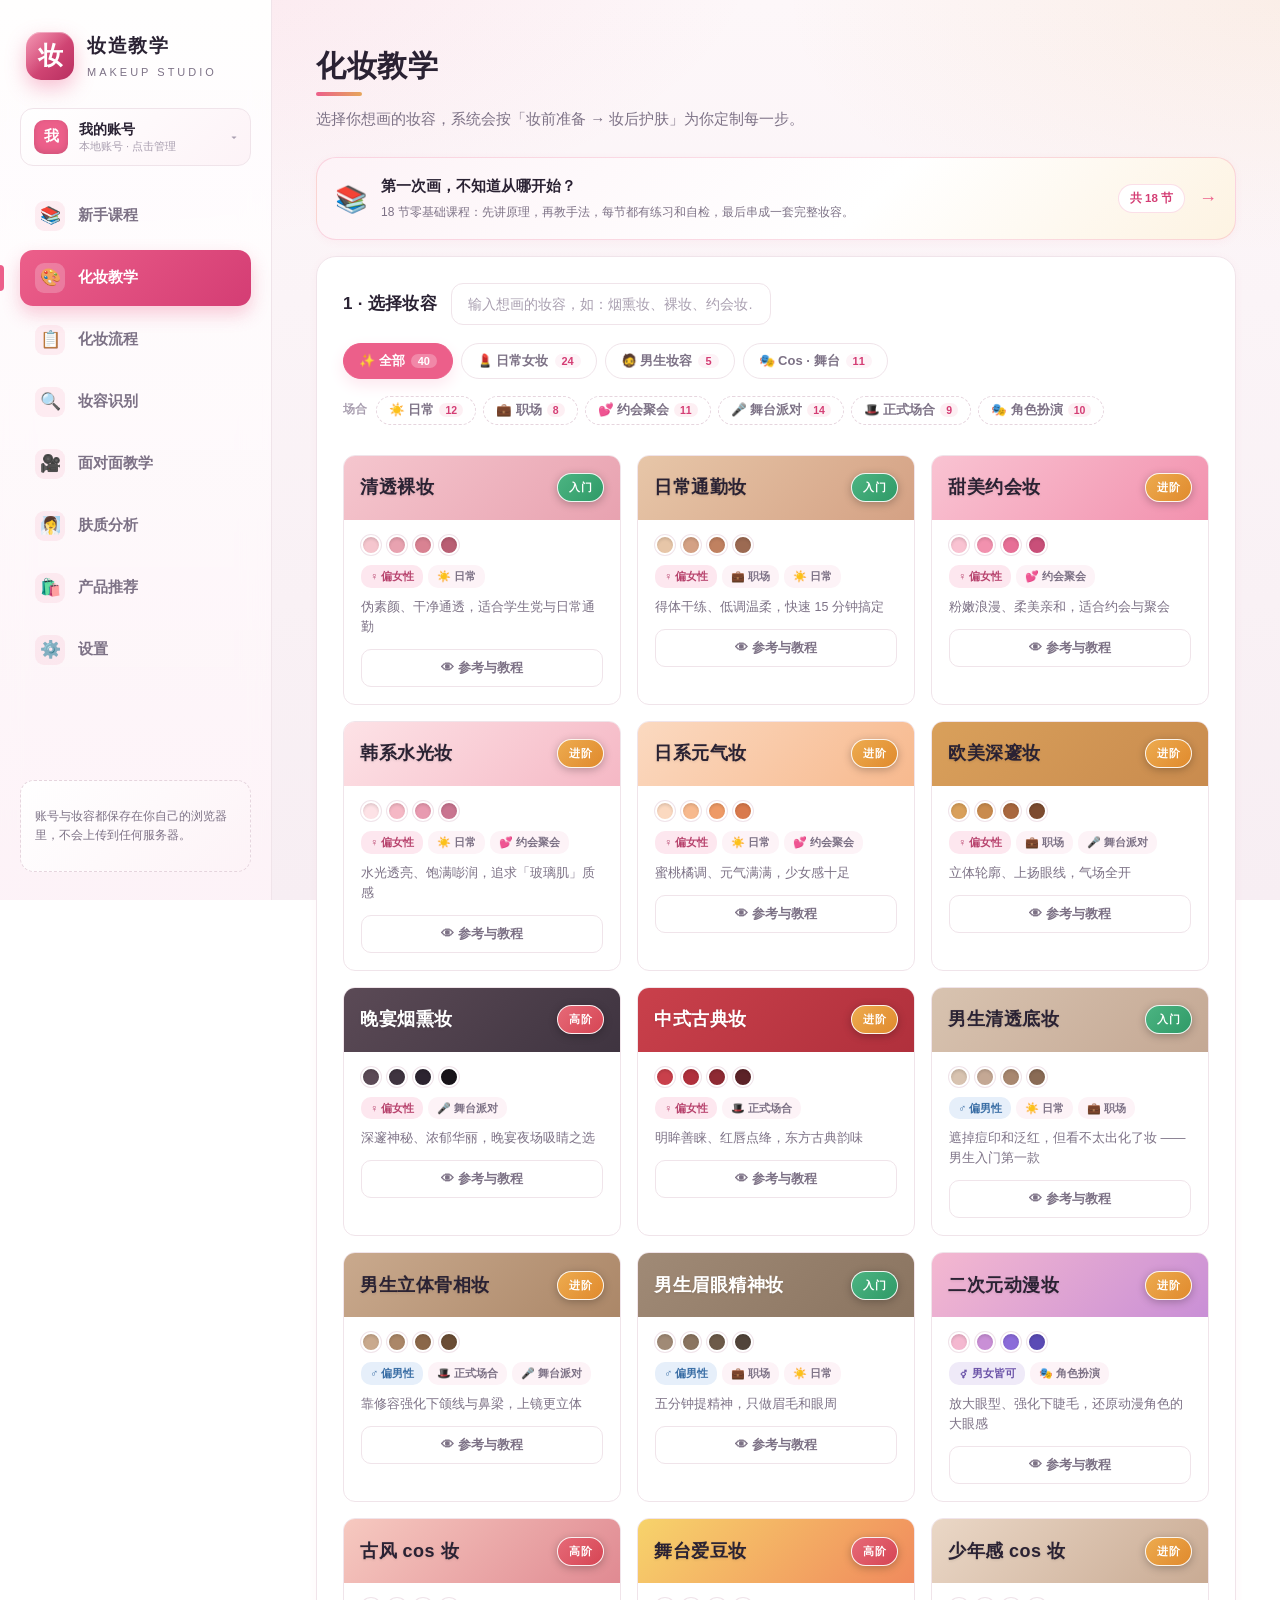
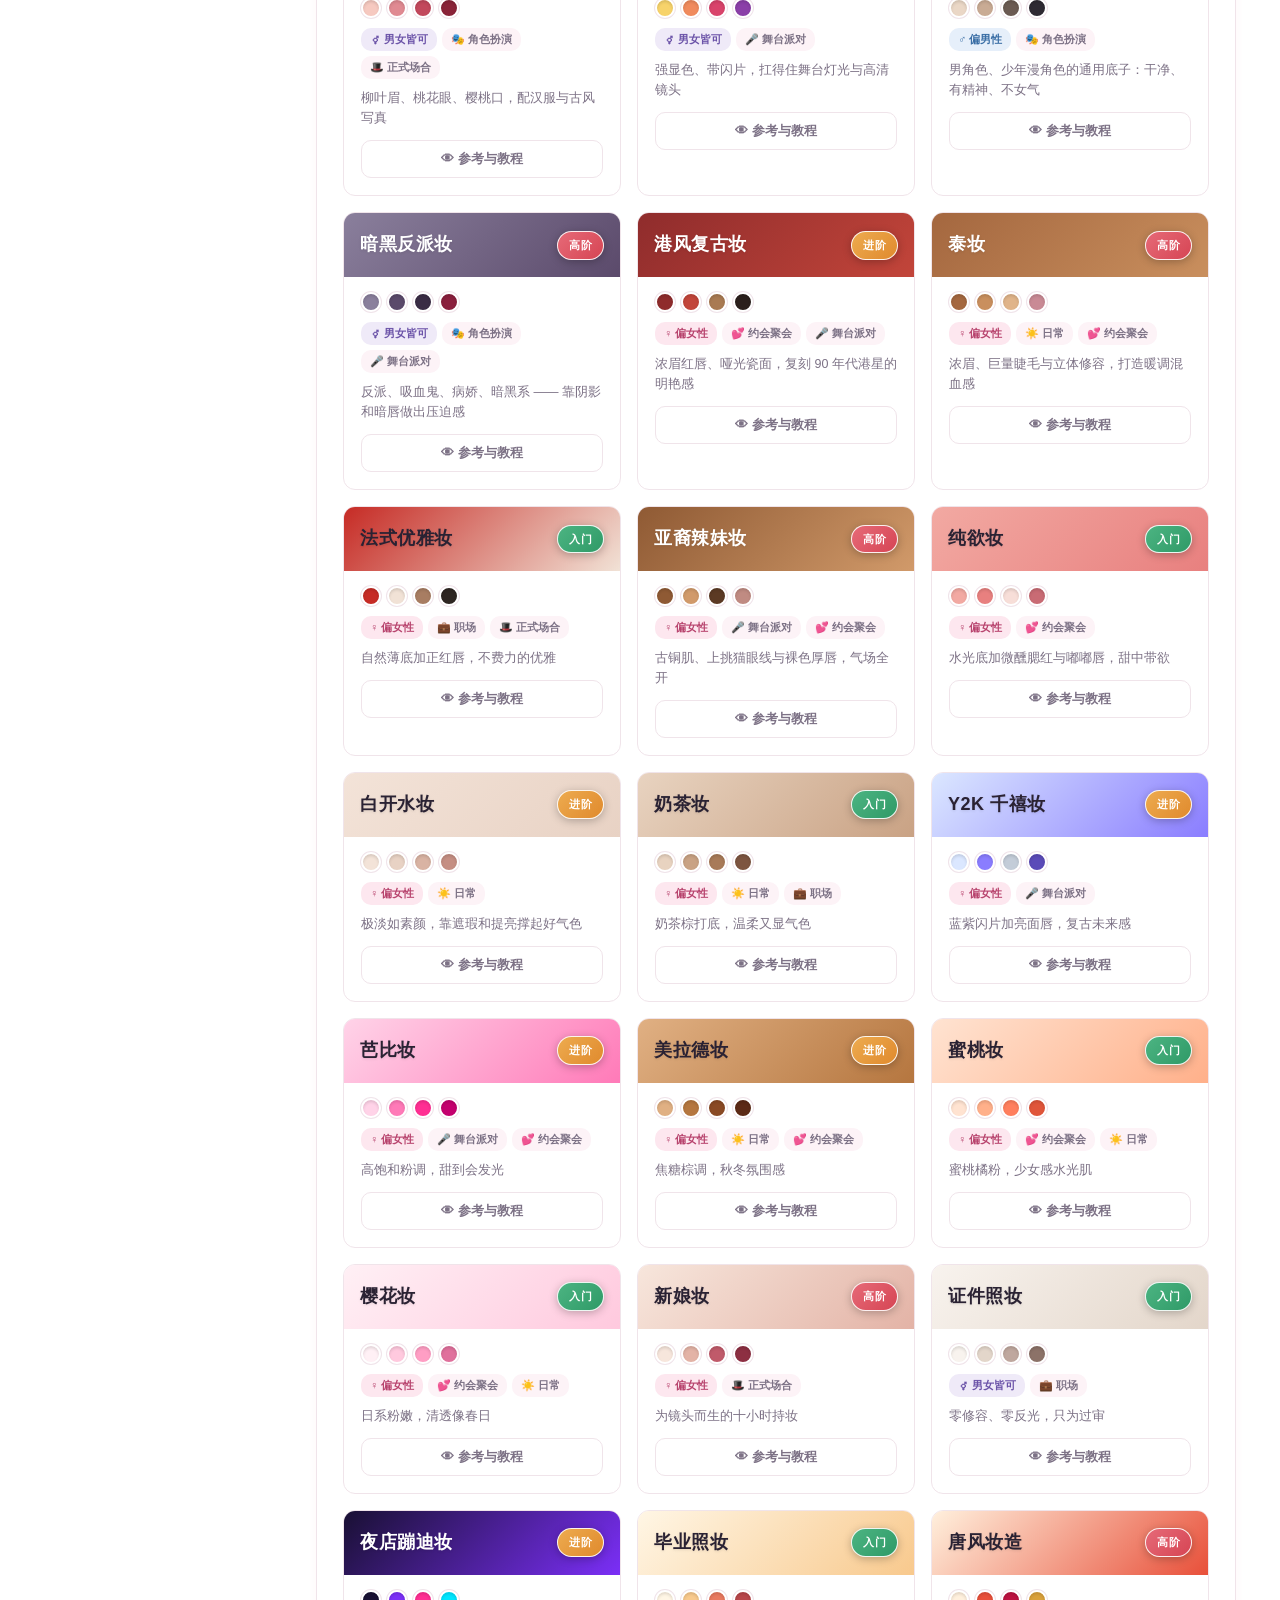
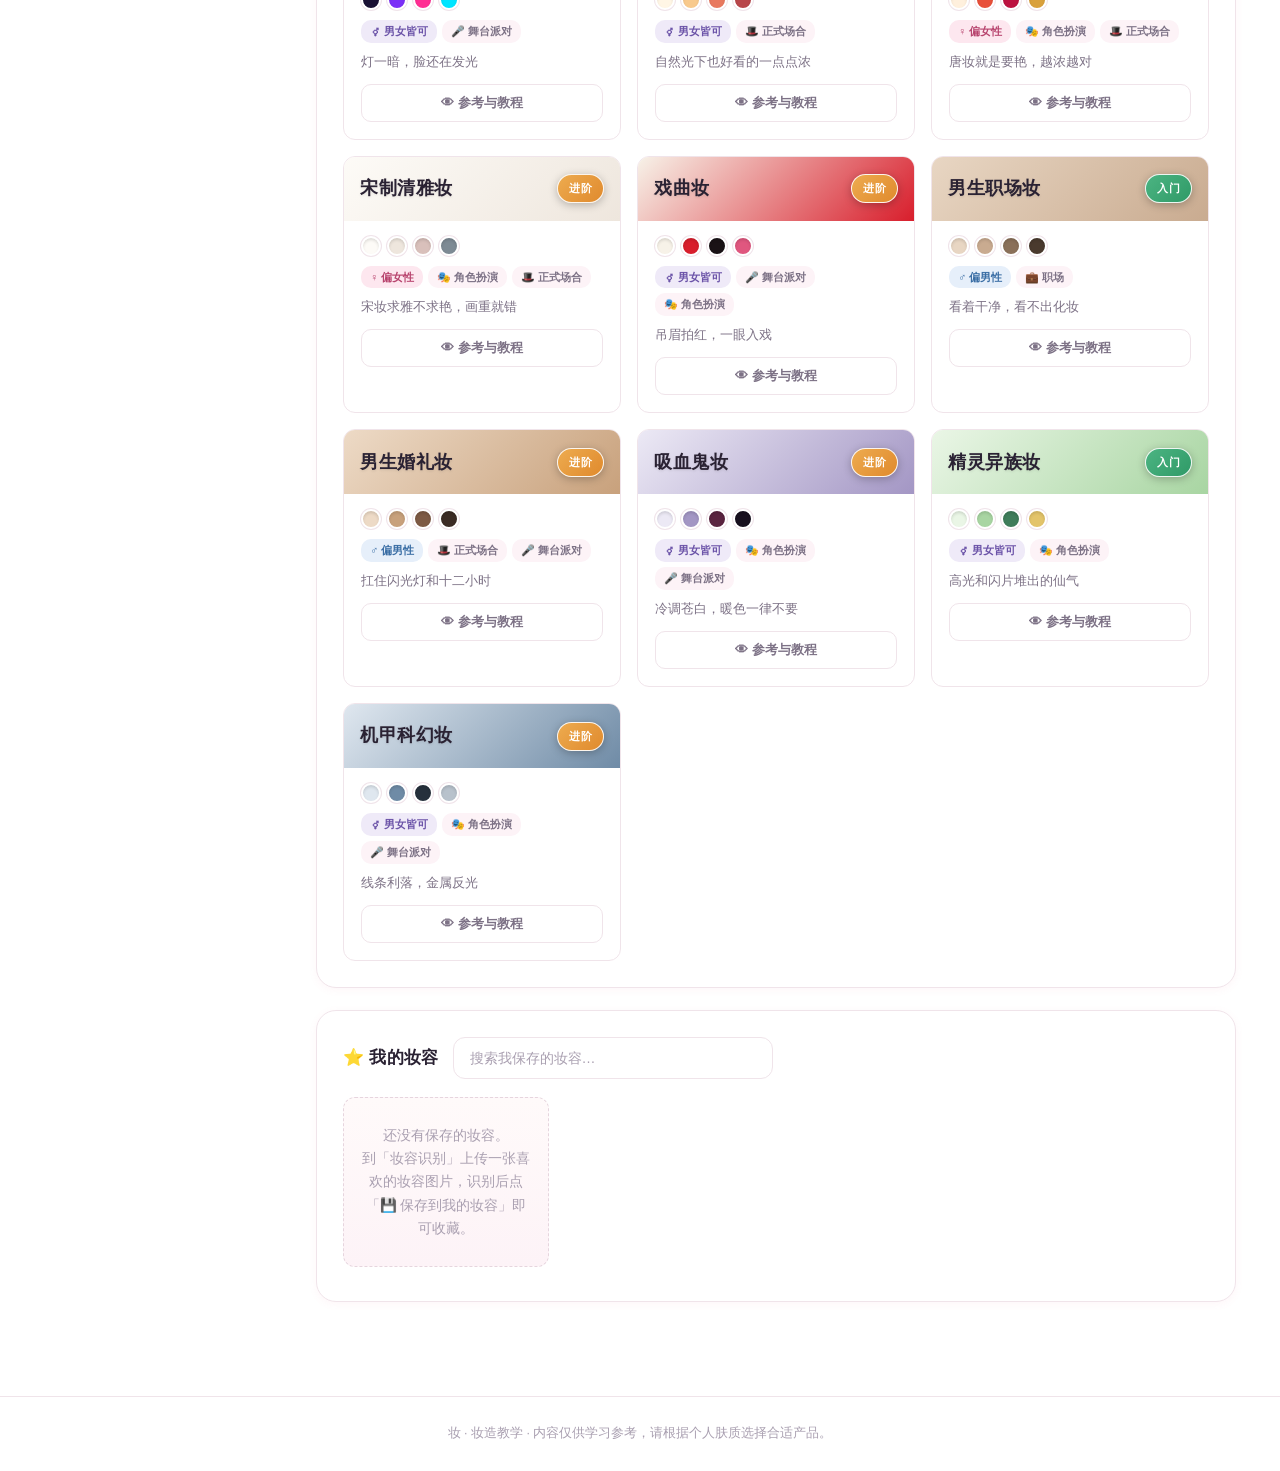
<file: index.html>
<!DOCTYPE html>
<html lang="zh-CN">
<head>
<meta charset="UTF-8" />
<meta name="viewport" content="width=device-width, initial-scale=1.0" />

<title>化妆教学｜妆前准备到妆后护肤完整步骤 · 妆容识别 · 肤质分析</title>
<meta name="description" content="免费化妆教学网站：从妆前准备、底妆、眉妆、眼妆、腮红修容、唇妆、定妆到妆后护肤，8 种妆容（裸妆/通勤妆/约会妆/水光妆/元气妆/欧美妆/烟熏妆/中式古典妆）分步图文教学，附公开视频。支持上传妆容图片识别风格、保存自己的妆容，上传脸部照片 + 肤质问卷生成定制方案。" />
<meta name="keywords" content="化妆教学,化妆步骤,新手化妆教程,妆前准备,底妆教程,眼妆教程,烟熏妆,裸妆,通勤妆,约会妆,韩系水光妆,中式古典妆,画眉教程,腮红修容,唇妆教程,定妆,卸妆步骤,妆后护肤,妆容识别,肤质分析,油皮化妆,干皮化妆,敏感肌化妆,妆容收藏" />
<meta name="author" content="妆 · 妆造教学" />
<meta name="robots" content="index, follow, max-image-preview:large" />
<meta name="theme-color" content="#ec5f8a" />
<meta name="format-detection" content="telephone=no" />

<!-- 部署后用 node set-domain.js https://你的域名 自动替换下面所有 https://makeup-studio-2ak.pages.dev -->
<link rel="canonical" href="https://makeup-studio-2ak.pages.dev/" />

<meta property="og:type" content="website" />
<meta property="og:site_name" content="妆 · 妆造教学" />
<meta property="og:title" content="化妆教学｜妆前准备到妆后护肤完整步骤 · 妆容识别 · 肤质分析" />
<meta property="og:description" content="8 种妆容分步图文教学，从妆前准备到妆后护肤全覆盖；支持妆容图片识别、收藏自己的妆容与肤质分析定制方案。" />
<meta property="og:url" content="https://makeup-studio-2ak.pages.dev/" />
<meta property="og:locale" content="zh_CN" />
<meta name="twitter:card" content="summary_large_image" />
<meta name="twitter:title" content="化妆教学｜从妆前准备到妆后护肤" />
<meta name="twitter:description" content="8 种妆容分步图文教学 + 妆容识别 + 肤质分析定制方案。" />

<link rel="icon" type="image/svg+xml" href="favicon.svg" />
<link rel="apple-touch-icon" href="favicon.svg" />
<link rel="stylesheet" href="styles.css" />
<script>
/* 尽早套用上次选的主题与界面风格，避免刷新时先闪一下默认样式。
   app.js 加载后还会再套一次（那里是权威来源）。 */
(function () {
  try {
    var accs = JSON.parse(localStorage.getItem('makeup_accounts_v1') || 'null');
    if (!accs || !accs.currentId) return;
    var ud = JSON.parse(localStorage.getItem('makeup_userdata_v1_' + accs.currentId) || 'null');
    var p = (ud && ud.prefs) || {};
    var r = document.documentElement;
    if (p.theme && p.theme !== 'rose') r.setAttribute('data-theme', p.theme);
    if (p.uiStyle && p.uiStyle !== 'soft') r.setAttribute('data-style', p.uiStyle);
  } catch (e) { /* 存储不可用时忽略 */ }
})();
</script>

<script type="application/ld+json">
{
  "@context": "https://schema.org",
  "@graph": [
    {
      "@type": "WebSite",
      "name": "妆 · 妆造教学",
      "alternateName": "化妆教学网站",
      "description": "从妆前准备到妆后护肤的完整化妆教学，含 8 种妆容分步图文、妆容识别、妆容收藏与肤质分析。",
      "inLanguage": "zh-CN",
      "url": "https://makeup-studio-2ak.pages.dev/"
    },
    {
      "@type": "WebApplication",
      "name": "妆 · 妆造教学",
      "applicationCategory": "LifestyleApplication",
      "operatingSystem": "Web",
      "inLanguage": "zh-CN",
      "description": "化妆分步教学、妆容风格识别、妆容收藏与肤质分析定制方案。",
      "offers": { "@type": "Offer", "price": "0", "priceCurrency": "CNY" }
    },
    {
      "@type": "HowTo",
      "name": "完整化妆流程：从妆前准备到妆后护肤",
      "description": "新手也能跟着做的八步化妆流程，每一步都有要点与贴士。",
      "inLanguage": "zh-CN",
      "totalTime": "PT40M",
      "step": [
        { "@type": "HowToStep", "position": 1, "name": "妆前准备", "text": "温和清洁后做好补水保湿，涂抹足量防晒，再用妆前乳打底，让后续底妆服帖持久。" },
        { "@type": "HowToStep", "position": 2, "name": "底妆", "text": "用美妆蛋少量多次上粉底，局部遮瑕黑眼圈与痘印，最后用散粉或蜜粉饼定妆。" },
        { "@type": "HowToStep", "position": 3, "name": "眉妆", "text": "梳理眉形后顺毛流描画，眉头浅眉尾深，用染眉膏或眉胶定型。" },
        { "@type": "HowToStep", "position": 4, "name": "眼妆", "text": "眼部打底后由浅到深晕染眼影，画内眼线并适度拉长眼尾，夹翘睫毛刷睫毛膏。" },
        { "@type": "HowToStep", "position": 5, "name": "腮红修容", "text": "在发际线、颧骨下方与下颌线扫修容，苹果肌上腮红，鼻梁与颧骨点高光。" },
        { "@type": "HowToStep", "position": 6, "name": "唇妆", "text": "润唇打底后勾勒唇形，从唇心向外上色并晕开，可叠涂制造层次。" },
        { "@type": "HowToStep", "position": 7, "name": "定妆收尾", "text": "距离面部 15-20cm 喷定妆喷雾，整体检查色差与对称度后局部补妆。" },
        { "@type": "HowToStep", "position": 8, "name": "妆后护肤", "text": "用眼唇卸妆液与卸妆油彻底卸妆，二次清洁后及时补水舒缓，夜间加强修护。" }
      ]
    }
  ]
}
</script>
</head>
<body>
<div class="app">
  <!-- 侧边导航 -->
  <aside class="sidebar" id="sidebar">
    <div class="brand">
      <div class="brand-logo">妆</div>
      <div class="brand-text">
        <h1>妆造教学</h1>
        <p>Makeup Studio</p>
      </div>
    </div>

    <!-- 本地账号切换 -->
    <button class="account-current" id="account-current" title="点击管理账号">
      <span class="account-avatar" id="account-avatar">我</span>
      <span class="account-meta">
        <b id="account-name">我的账号</b>
        <small>本地账号 · 点击管理</small>
      </span>
      <span class="account-caret">▾</span>
    </button>

    <nav class="nav">
      <button class="nav-item" data-view="course">
        <span class="nav-icon">📚</span> 新手课程
      </button>
      <button class="nav-item active" data-view="teach">
        <span class="nav-icon">🎨</span> 化妆教学
      </button>
      <button class="nav-item" data-view="process">
        <span class="nav-icon">📋</span> 化妆流程
      </button>
      <button class="nav-item" data-view="recognize">
        <span class="nav-icon">🔍</span> 妆容识别
      </button>
      <button class="nav-item" data-view="live">
        <span class="nav-icon">🎥</span> 面对面教学
      </button>
      <button class="nav-item" data-view="analysis">
        <span class="nav-icon">🧖‍♀️</span> 肤质分析
      </button>
      <button class="nav-item" data-view="shop">
        <span class="nav-icon">🛍️</span> 产品推荐
      </button>
      <button class="nav-item" data-view="settings">
        <span class="nav-icon">⚙️</span> 设置
      </button>
    </nav>

    <div class="sidebar-foot">
      <p>账号与妆容都保存在你自己的浏览器里，不会上传到任何服务器。</p>
    </div>
  </aside>

  <!-- 主内容 -->
  <main class="main">
    <!-- 教学视图 -->
    <section class="view active" id="view-teach">
      <div class="page-head">
        <h2>化妆教学</h2>
        <p class="sub">选择你想画的妆容，系统会按「妆前准备 → 妆后护肤」为你定制每一步。</p>
      </div>

      <!-- 新手入口：第一次来的人应该先看到这个 -->
      <a class="course-entry" href="#/course" id="course-entry">
        <span class="ce-icon">📚</span>
        <span class="ce-body">
          <b>第一次画，不知道从哪开始？</b>
          <small>18 节零基础课程：先讲原理，再教手法，每节都有练习和自检，最后串成一套完整妆容。</small>
        </span>
        <span class="ce-progress" id="course-entry-progress"></span>
        <span class="ce-arrow">→</span>
      </a>

      <!-- 选妆 -->
      <div class="card" id="look-picker">
        <div class="card-title">
          <h3>1 · 选择妆容</h3>
          <input type="text" id="look-search" class="input search" placeholder="输入想画的妆容，如：烟熏妆、裸妆、约会妆…" />
        </div>
        <div class="look-tabs" id="look-tabs"></div>
        <div class="look-grid" id="look-grid"></div>
      </div>

      <!-- 我的妆容 -->
      <div class="card" id="my-looks-card">
        <div class="card-title">
          <h3>⭐ 我的妆容</h3>
          <input type="text" id="my-look-search" class="input search" placeholder="搜索我保存的妆容…" />
        </div>
        <div class="my-looks-grid" id="my-looks-grid"></div>
        <p class="hint" id="my-looks-hint"></p>
      </div>

      <!-- 教学流程 -->
      <div class="card hidden" id="teaching-panel">
        <div class="teach-head">
          <div>
            <h3 id="teach-look-name">妆容名称</h3>
            <p id="teach-look-meta" class="sub"></p>
          </div>
          <div class="teach-actions">
            <button class="btn ghost" id="btn-preview-current">👁 参考图与教程</button>
            <button class="btn primary" id="btn-live-current">🎥 面对面教我这个妆</button>
          </div>
        </div>
        <div class="look-intro" id="teach-look-intro"></div>
        <div class="palette-row" id="teach-palette"></div>
        <div class="tut-strip" id="teach-tutorials"></div>
        <div class="aid-bar" id="aid-bar"></div>
        <div class="stage-tabs" id="stage-tabs"></div>
        <div id="stage-content"></div>
        <div class="stage-nav">
          <button class="btn ghost" id="btn-prev">← 上一步</button>
          <div class="stage-progress" id="stage-progress"></div>
          <button class="btn primary" id="btn-next">下一步 →</button>
        </div>
      </div>

      <!-- 新手通用技巧 -->
      <div class="card hidden" id="tips-card"></div>

      <!-- 购物清单（按当前妆容生成） -->
      <div class="card hidden" id="shop-card"></div>

    </section>

    <!-- 新手课程视图（从 0 基础开始的长期自学课程） -->
    <section class="view" id="view-course">
      <div id="course-body"></div>
    </section>

    <!-- 面对面教学视图（通话式逐步指导） -->
    <section class="view" id="view-live">
      <div id="live-body"></div>
    </section>

    <!-- 化妆流程视图（独立大板块） -->
    <section class="view" id="view-process">
      <div class="page-head">
        <h2>化妆流程</h2>
        <p class="sub">从妆前准备到妆后护肤的完整 8 步。按顺序读完就是一套标准流程，可指定妆容看定制做法。<a href="guide.html" target="_blank" rel="noopener">全部妆容与流程一览（静态页）→</a></p>
      </div>

      <div class="card">
        <div class="card-title">
          <h3>按妆容查看</h3>
          <span class="hint">选一个妆容，下面每一步都会换成该妆容的定制做法；不选则显示标准流程。</span>
        </div>
        <div class="proc-look-row" id="proc-look-row"></div>
      </div>

      <nav class="proc-nav" id="proc-nav"></nav>
      <div id="process-content"></div>
    </section>

    <!-- 识别视图 -->
    <section class="view" id="view-recognize">
      <div class="page-head">
        <h2>妆容识别</h2>
        <p class="sub">上传一张妆容图片，识别它的风格与配色，并给出对应教学。识别后可以保存到「我的妆容」。</p>
      </div>

      <div class="card">
        <div class="card-title"><h3>上传妆容图片</h3></div>
        <label class="dropzone" id="drop-recognize">
          <input type="file" accept="image/*" id="file-recognize" hidden />
          <div class="dropzone-inner">
            <div class="dropzone-icon">🖼️</div>
            <p><strong>点击选择</strong> 或拖拽图片到此处</p>
            <p class="hint">支持 JPG / PNG / WebP，演示模式会分析图片主色调与明暗</p>
          </div>
        </label>
        <div class="preview-row hidden" id="recognize-preview">
          <img id="recognize-img" alt="待识别图片" />
          <div class="preview-actions">
            <button class="btn primary" id="btn-recognize">✨ 开始识别</button>
            <button class="btn ghost" id="btn-save-look">💾 保存到我的妆容</button>
            <button class="btn ghost" id="btn-clear-recognize">清除</button>
          </div>
        </div>
        <div id="recognize-status" class="status hidden"></div>
        <div id="recognize-result" class="result hidden"></div>
      </div>
    </section>

    <!-- 肤质分析视图 -->    <section class="view" id="view-analysis">
      <div class="page-head">
        <h2>肤质分析</h2>
        <p class="sub">上传你的脸部照片并回答几个问题，系统会分析皮肤状态并灵活调整妆容与护肤建议。</p>
      </div>

      <div class="card hidden" id="skin-profile-card">
        <div class="card-title">
          <h3>📌 已保存的肤质档案</h3>
          <button class="btn ghost" id="btn-recommend">🎯 看适合我的妆容</button>
          <button class="btn ghost" id="btn-clear-profile">清除档案</button>
        </div>
        <div id="skin-profile-body"></div>
      </div>

      <!-- 妆容推荐（肤质档案 + 照片分析） -->
      <div class="card hidden" id="recommend-card">
        <div class="card-title">
          <h3>🎯 适合你的妆容</h3>
          <span class="hint">根据你的肤质档案 + 面部照片分析</span>
        </div>
        <div id="recommend-body"></div>
      </div>

      <div class="card">
        <div class="card-title"><h3>第一步 · 上传脸部照片</h3></div>
        <label class="dropzone" id="drop-face">
          <input type="file" accept="image/*" id="file-face" hidden />
          <div class="dropzone-inner">
            <div class="dropzone-icon">🧖‍♀️</div>
            <p><strong>点击选择</strong> 或拖拽正脸照片（自然光、素颜或淡妆最佳）</p>
            <p class="hint">照片仅在本机处理，不会上传到任何服务器（除非你配置了云端 API）</p>
          </div>
        </label>
        <div class="preview-row hidden" id="face-preview">
          <img id="face-img" alt="脸部照片" />
          <div class="preview-actions">
            <button class="btn ghost" id="btn-clear-face">清除</button>
          </div>
        </div>
      </div>

      <div class="card">
        <div class="card-title"><h3>第二步 · 回答肤质问题</h3></div>
        <form id="quiz-form" class="quiz"></form>
        <div class="actions">
          <button class="btn primary" id="btn-analyze">🧪 生成分析报告</button>
        </div>
        <div id="analysis-status" class="status hidden"></div>
        <div id="analysis-result" class="result hidden"></div>
      </div>

      <!-- 肤质自测（默认折叠，想测再展开） -->
      <details class="card guide-card" id="skin-guide-card">
        <summary class="guide-summary">
          <span class="guide-icon">🤔</span>
          <span class="guide-text">
            <b>不确定自己是什么肤质？</b>
            <small>3 种实测方法 · 比凭感觉猜准得多 · 点击展开</small>
          </span>
          <span class="guide-arrow">▾</span>
        </summary>
        <div id="skin-guide-body" class="guide-body"></div>
      </details>
    </section>

    <!-- 产品推荐 / 品类详情视图 -->
    <section class="view" id="view-shop">
      <div class="page-head">
        <h2 id="shop-title">🛍️ 产品推荐</h2>
        <p class="sub" id="shop-sub">按品类查看具体产品，含推荐理由、优缺点与各平台购买链接。</p>
      </div>

      <!-- 总预算搭配 -->
      <div class="card" id="budget-card"></div>

      <!-- 品类目录（未选中具体品类时显示） -->
      <div class="card" id="shop-catalog-card">
        <div class="card-title">
          <h3>全部品类</h3>
          <span class="hint" id="shop-cat-hint"></span>
        </div>
        <div id="shop-catalog"></div>
      </div>

      <!-- 某品类的全部产品 -->
      <div class="card hidden" id="shop-detail-card">
        <div class="card-title">
          <button class="btn ghost" id="btn-shop-back">← 返回全部品类</button>
          <h3 id="shop-detail-title"></h3>
        </div>
        <div class="shop-toolbar" id="shop-toolbar"></div>
        <div id="shop-detail-body"></div>
      </div>
    </section>

    <!-- 设置视图 -->
    <section class="view" id="view-settings">
      <div class="page-head">
        <h2>设置</h2>
        <p class="sub">管理本地账号与数据，并配置 AI 识图接口。留空则使用内置演示模式（本地、离线、无需密钥）。</p>
      </div>

      <div class="card">
        <div class="card-title">
          <h3>🎨 个性化</h3>
          <span class="hint">选好之后，教学步骤会自动给出针对你的调整</span>
        </div>
        <div id="personalize-body"></div>
      </div>

      <div class="card">
        <div class="card-title"><h3>👤 账号与数据</h3></div>
        <div class="account-row" id="settings-account-row"></div>
        <div class="storage-meter">
          <div class="meter"><i id="storage-bar"></i></div>
          <p class="hint" id="storage-text"></p>
        </div>
        <div class="actions">
          <button class="btn primary" id="btn-manage-accounts">管理账号</button>
        </div>
        <div class="tips-box">
          <h4>关于数据存储</h4>
          <ul>
            <li>账号与数据都保存在<strong>你当前浏览器</strong>里（localStorage），不会上传到服务器。</li>
            <li>换设备、换浏览器、或清除浏览器数据后，账号和保存的妆容会丢失。</li>
            <li>想要跨设备同步，需要接入云端数据库（Cloudflare D1），见 <code>DEPLOY.md</code>。</li>
          </ul>
        </div>
      </div>

      <div class="card">
        <div class="card-title"><h3>AI 识别模式</h3></div>
        <div class="field-row">
          <label class="radio"><input type="radio" name="ai-mode" value="auto" checked /> 自动（已配置 API 则用真实识别，否则用演示模式）</label>
          <label class="radio"><input type="radio" name="ai-mode" value="demo" /> 仅演示模式（离线）</label>
          <label class="radio"><input type="radio" name="ai-mode" value="api" /> 仅真实 API</label>
        </div>
      </div>

      <div class="card">
        <div class="card-title"><h3>视觉模型接口</h3></div>
        <div class="form-grid">
          <label class="field">
            <span>供应商预设</span>
            <select id="cfg-provider" class="input">
              <option value="cloudflare">本站服务器（Cloudflare 代理）</option>
              <option value="deepseek-local">DeepSeek 本地代理</option>
              <option value="deepseek">DeepSeek 官方 API（直连）</option>
              <option value="openai">OpenAI</option>
              <option value="qwen">阿里云通义千问 (DashScope)</option>
              <option value="gemini">Google Gemini</option>
              <option value="custom">自定义（OpenAI 兼容接口）</option>
            </select>
          </label>
          <label class="field">
            <span>API Key</span>
            <span class="key-wrap">
              <input type="password" id="cfg-key" class="input" placeholder="sk-…（DeepSeek 平台的 API Key）" />
              <button class="key-btn" id="btn-eye-key" type="button" title="显示 / 隐藏已保存的 Key">👁 显示</button>
              <button class="key-btn" id="btn-copy-key" type="button" title="复制到剪贴板">复制</button>
            </span>
            <small id="cfg-key-hint" class="field-hint"></small>
          </label>
          <label class="field full">
            <span>接口地址 Base URL</span>
            <input type="text" id="cfg-base" class="input" placeholder="http://127.0.0.1:8787/v1" />
          </label>
          <label class="field">
            <span>模型名称 Model</span>
            <input type="text" id="cfg-model" class="input" placeholder="deepseek-flash" />
          </label>
          <label class="field">
            <span>访问口令 <small class="field-hint-inline">（本站服务器专用，选填）</small></span>
            <input type="password" id="cfg-access" class="input" placeholder="部署时设置的 ACCESS_CODE" />
          </label>
        </div>
        <div class="actions">
          <button class="btn primary" id="btn-save-cfg">💾 保存配置</button>
          <button class="btn ghost" id="btn-test-cfg">🔌 测试连接</button>
          <button class="btn ghost" id="btn-reset-cfg">恢复默认</button>
        </div>
        <div id="cfg-status" class="hint"></div>
        <div class="tips-box">
          <h4>接口说明</h4>
          <ul>
            <li><b>本站服务器（Cloudflare 代理）</b>：公网版默认。Base <code>/api</code>，模型 <code>deepseek-flash</code>，
              API Key 放在 Cloudflare 环境变量里，浏览器无需填写。若部署时设了 <code>ACCESS_CODE</code>，请填在「访问口令」。</li>
            <li><b>DeepSeek 本地代理</b>：本地版默认。先双击 <code>start.bat</code> 启动本地服务，Base 填
              <code>http://127.0.0.1:8787/v1</code>，模型 <code>deepseek-flash</code>。可绕过浏览器跨域限制。</li>
            <li><b>DeepSeek 官方 API（直连）</b>：Base <code>https://api.deepseek.com</code>，模型 <code>deepseek-flash</code>。
              无需服务，但浏览器直连可能被跨域（CORS）拦截。</li>
            <li><b>OpenAI</b>：Base <code>https://api.openai.com/v1</code>，模型如 <code>gpt-4o-mini</code> / <code>gpt-4o</code>。</li>
            <li><b>通义千问</b>：Base <code>https://dashscope.aliyuncs.com/compatible-mode/v1</code>，模型 <code>qwen-vl-max</code>。</li>
            <li><b>Gemini</b>：Base 无需填写，模型如 <code>gemini-1.5-flash</code>。</li>
          </ul>
        </div>
      </div>

      <div class="card">
        <div class="card-title"><h3>💰 省 Token 设置</h3></div>
        <div class="form-grid">
          <label class="field">
            <span>图片精度</span>
            <select id="cfg-detail" class="input">
              <option value="high">高清（默认，识别更准）</option>
              <option value="low">省流 512×512（更省 token）</option>
            </select>
          </label>
          <label class="field">
            <span>上传前缩放 · 最大边长</span>
            <select id="cfg-maximg" class="input">
              <option value="1600">1600 px（最清晰）</option>
              <option value="1024">1024 px（推荐）</option>
              <option value="720">720 px（更省流量）</option>
              <option value="512">512 px（最省）</option>
            </select>
          </label>
          <label class="field">
            <span>回复字数上限 max_tokens</span>
            <input type="number" id="cfg-maxtok" class="input" min="100" max="8000" step="100" value="3000" />
            <small class="field-hint">妆容还原要返回「逐处拆解 + 分步教学」，<b>建议不低于 3000</b>；调太小会被截断。</small>
          </label>
          <label class="field">
            <span>结果缓存</span>
            <select id="cfg-cache" class="input">
              <option value="1">开启（同一张图不重复请求）</option>
              <option value="0">关闭</option>
            </select>
          </label>
        </div>
        <div class="actions">
          <button class="btn primary" id="btn-save-token">💾 保存省钱设置</button>
        </div>
        <div id="token-status" class="hint"></div>
        <div class="tips-box">
          <h4>为什么这样能省钱</h4>
          <ul>
            <li><b>图片 token 是主要开销</b>：DeepSeek 会把图自动缩放到约 1300×1300 等效尺寸，
              单张最多消耗 <code>1024</code> tokens；而小于约 544×544 的图还会被放大，所以传超小图并不省。</li>
            <li><b>「省流」模式</b>：对应官方文档的 <code>detail:"low"</code>，会先把图缩到 512×512 再推理，
              这是官方明确的省 token 手段。</li>
            <li><b>上传前缩放</b>：模型内部反正会缩，手机原图 4000px 直传只是白白多传几 MB、拖慢速度。</li>
            <li><b>结果缓存</b>：同一张图重复点「开始识别」不再调用接口，花费为 0。</li>
            <li><b>调小 max_tokens</b>：只限制回复长度上限，不影响识别判断，600–800 通常够用。</li>
          </ul>
        </div>
      </div>
    </section>
  </main>
</div>

<footer class="footer">妆 · 妆造教学 · 内容仅供学习参考，请根据个人肤质选择合适产品。</footer>

<!-- 轻提示（右上角） -->
<div class="toast-box" id="toast-box" aria-live="polite" aria-atomic="false"></div>

<!-- 离线状态标签（断网时常驻） -->
<div class="net-badge hidden" id="net-badge"
     title="网络断开时，AI 妆容识别与肤质分析无法使用；教学内容、我的妆容、化妆流程都可以正常浏览">
  <span class="net-dot"></span>
  <span>当前离线 · AI 功能不可用</span>
</div>

<!-- 悬浮返回按钮：固定在页面左上角，位置随屏幕宽度自适应 -->
<button class="back-fab hidden" id="back-fab" type="button" title="返回上一页（等同浏览器返回键）">
  <span class="back-fab-arrow">←</span> 返回
</button>

<!-- 通用弹窗容器（预览 / 账号管理 / 保存妆容） -->
<div class="modal-backdrop hidden" id="modal-backdrop">
  <div class="modal-card" id="modal-card" role="dialog" aria-modal="true"></div>
</div>

<script src="data.js"></script>
<script src="vision.js"></script>
<script src="store.js"></script>
<script src="web-app.js"></script>
<!-- 手机底部快捷导航（桌面端不显示） -->
<nav class="tabbar" id="tabbar" aria-label="快捷导航">
  <button class="tabbar-item" data-view="course"><span>📚</span><b>课程</b></button>
  <button class="tabbar-item" data-view="teach"><span>🎨</span><b>教学</b></button>
  <button class="tabbar-item" data-view="live"><span>🎥</span><b>直播</b></button>
  <button class="tabbar-item" data-view="recognize"><span>🔍</span><b>识别</b></button>
  <button class="tabbar-item" data-view="process"><span>📋</span><b>流程</b></button>
</nav>

</body>
</html>
</file>
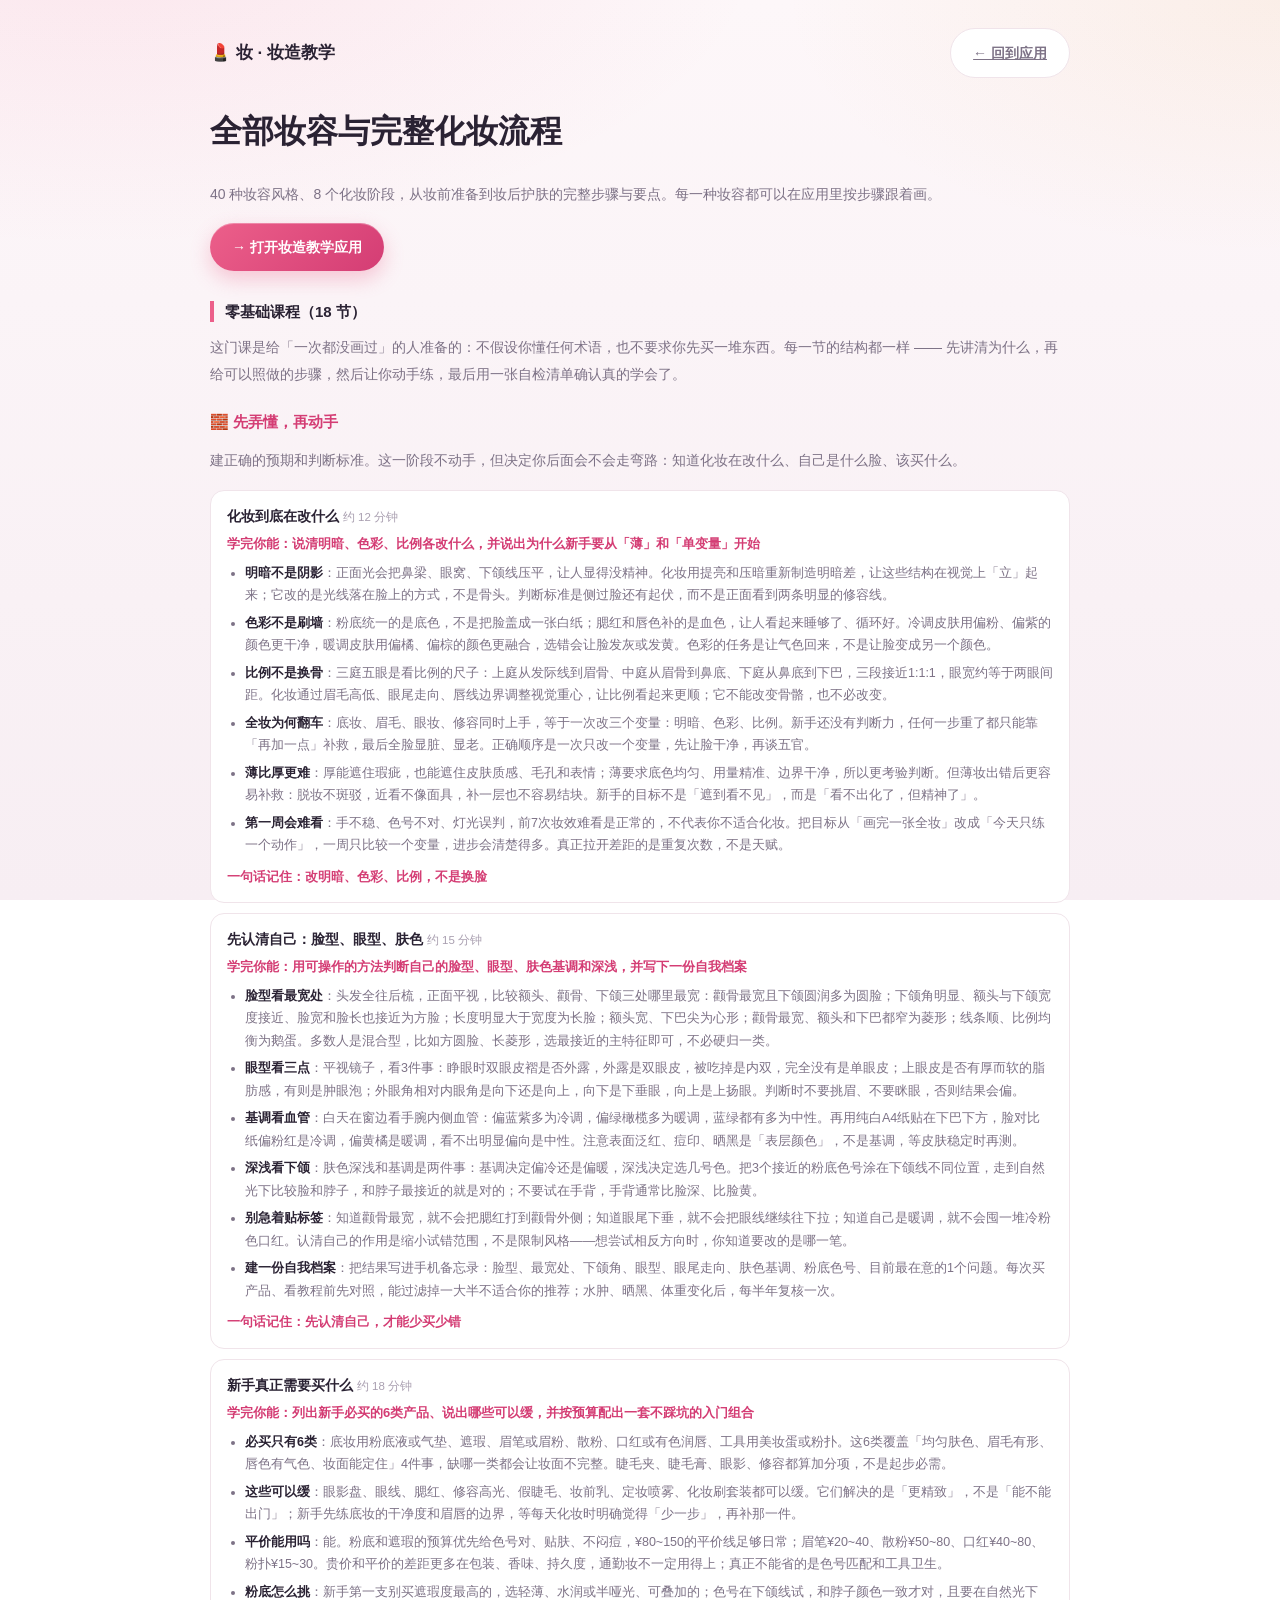
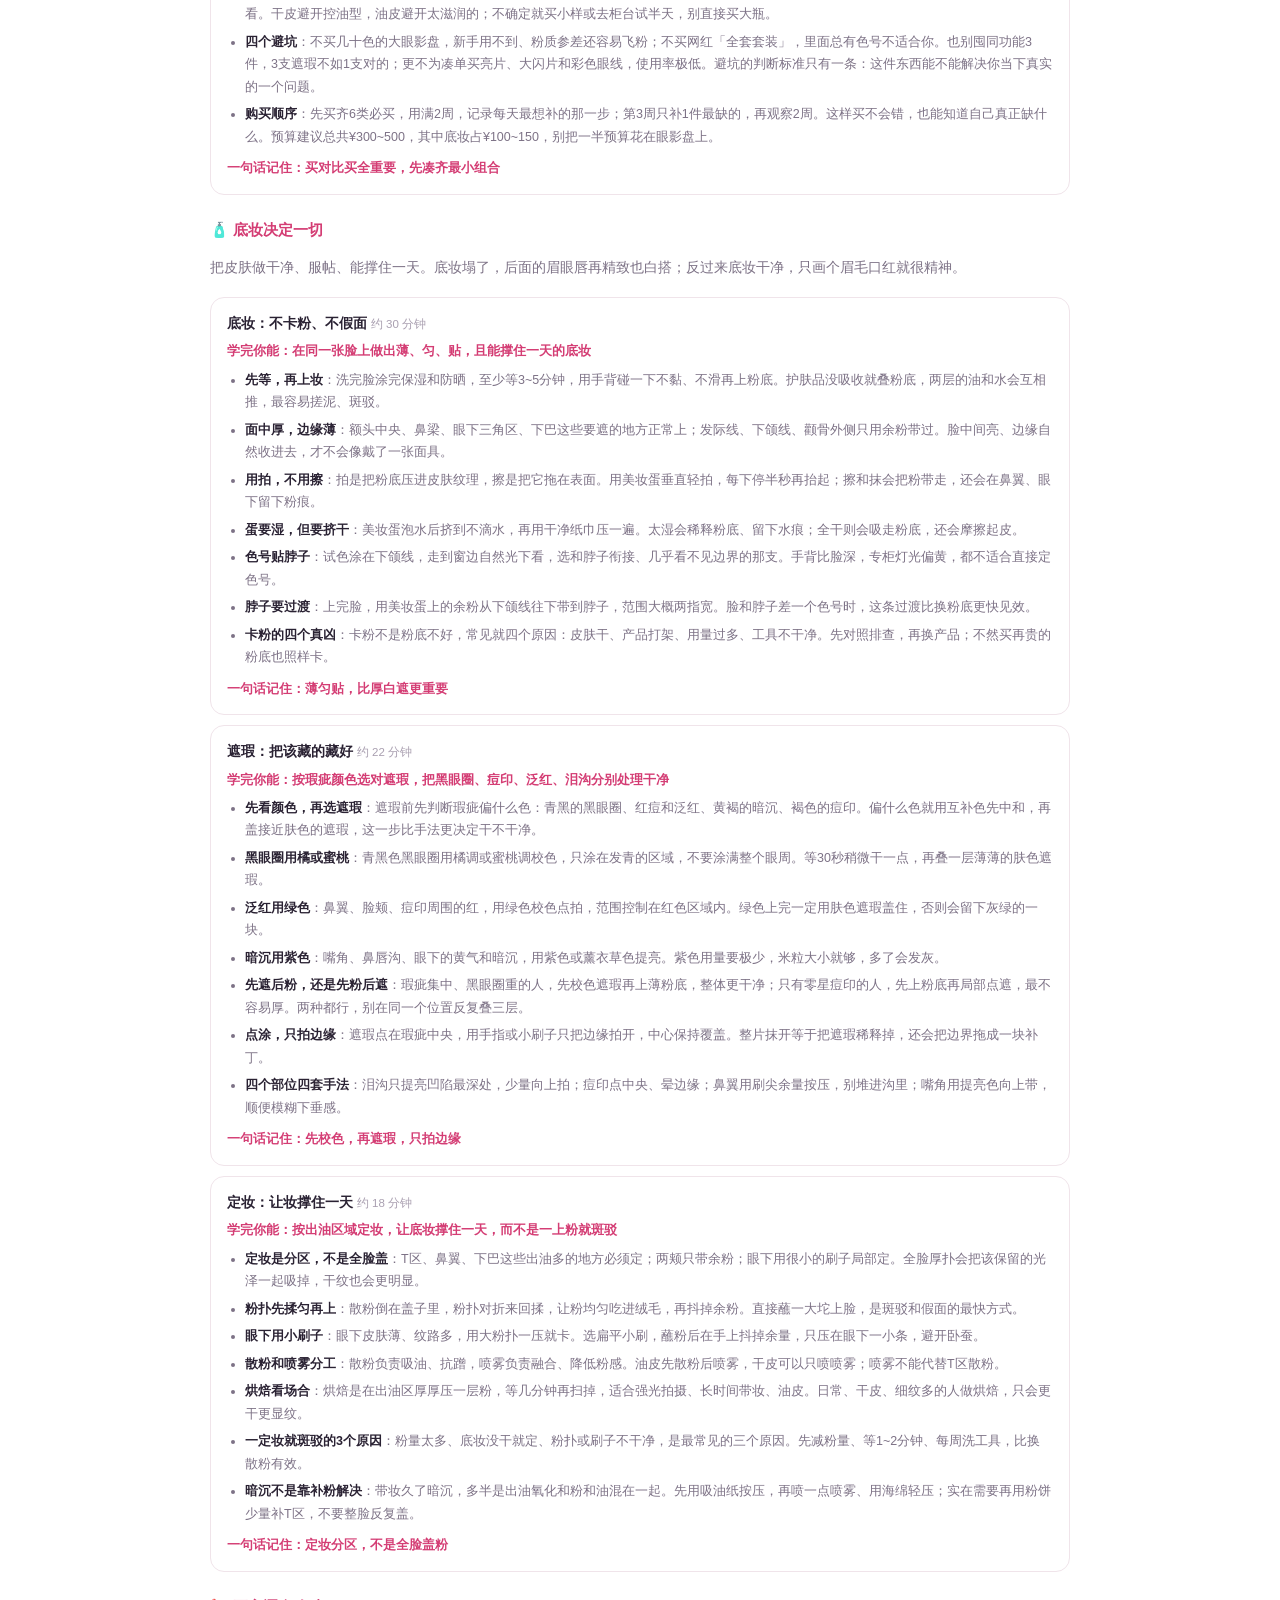
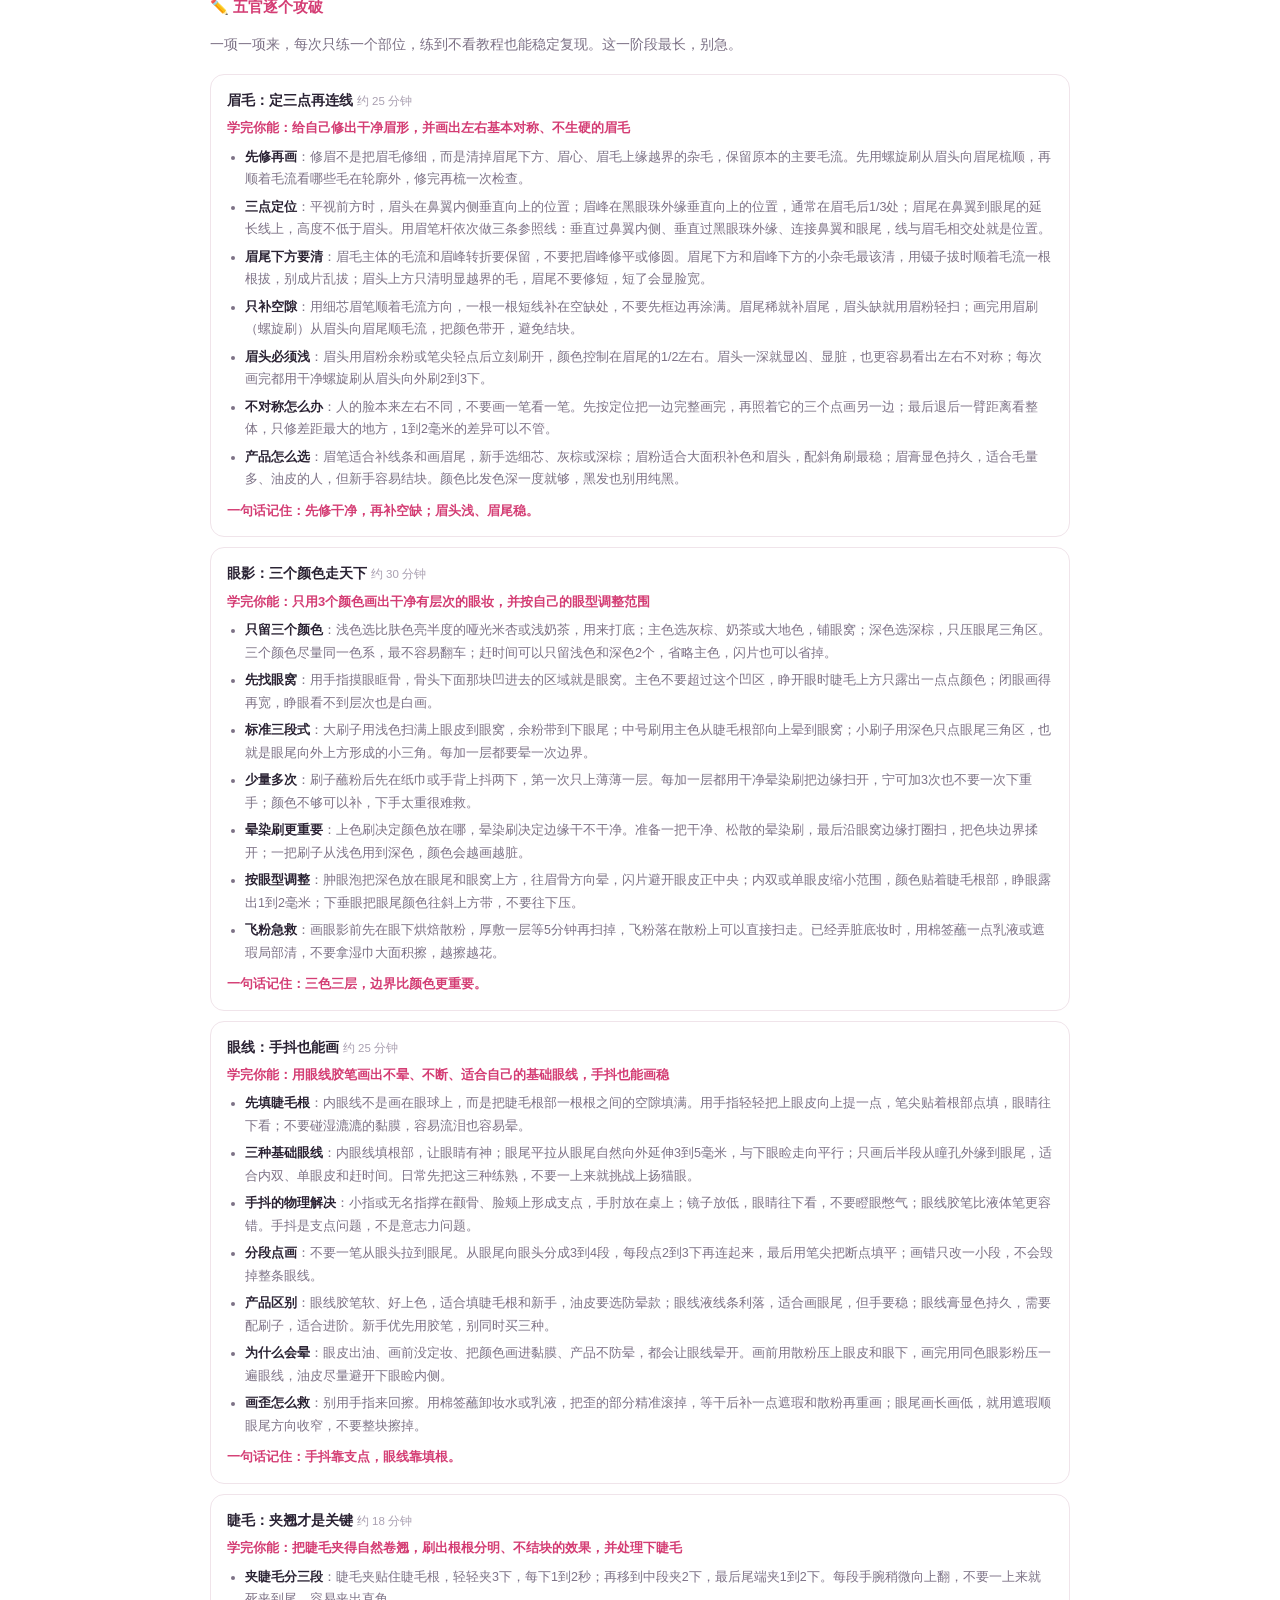
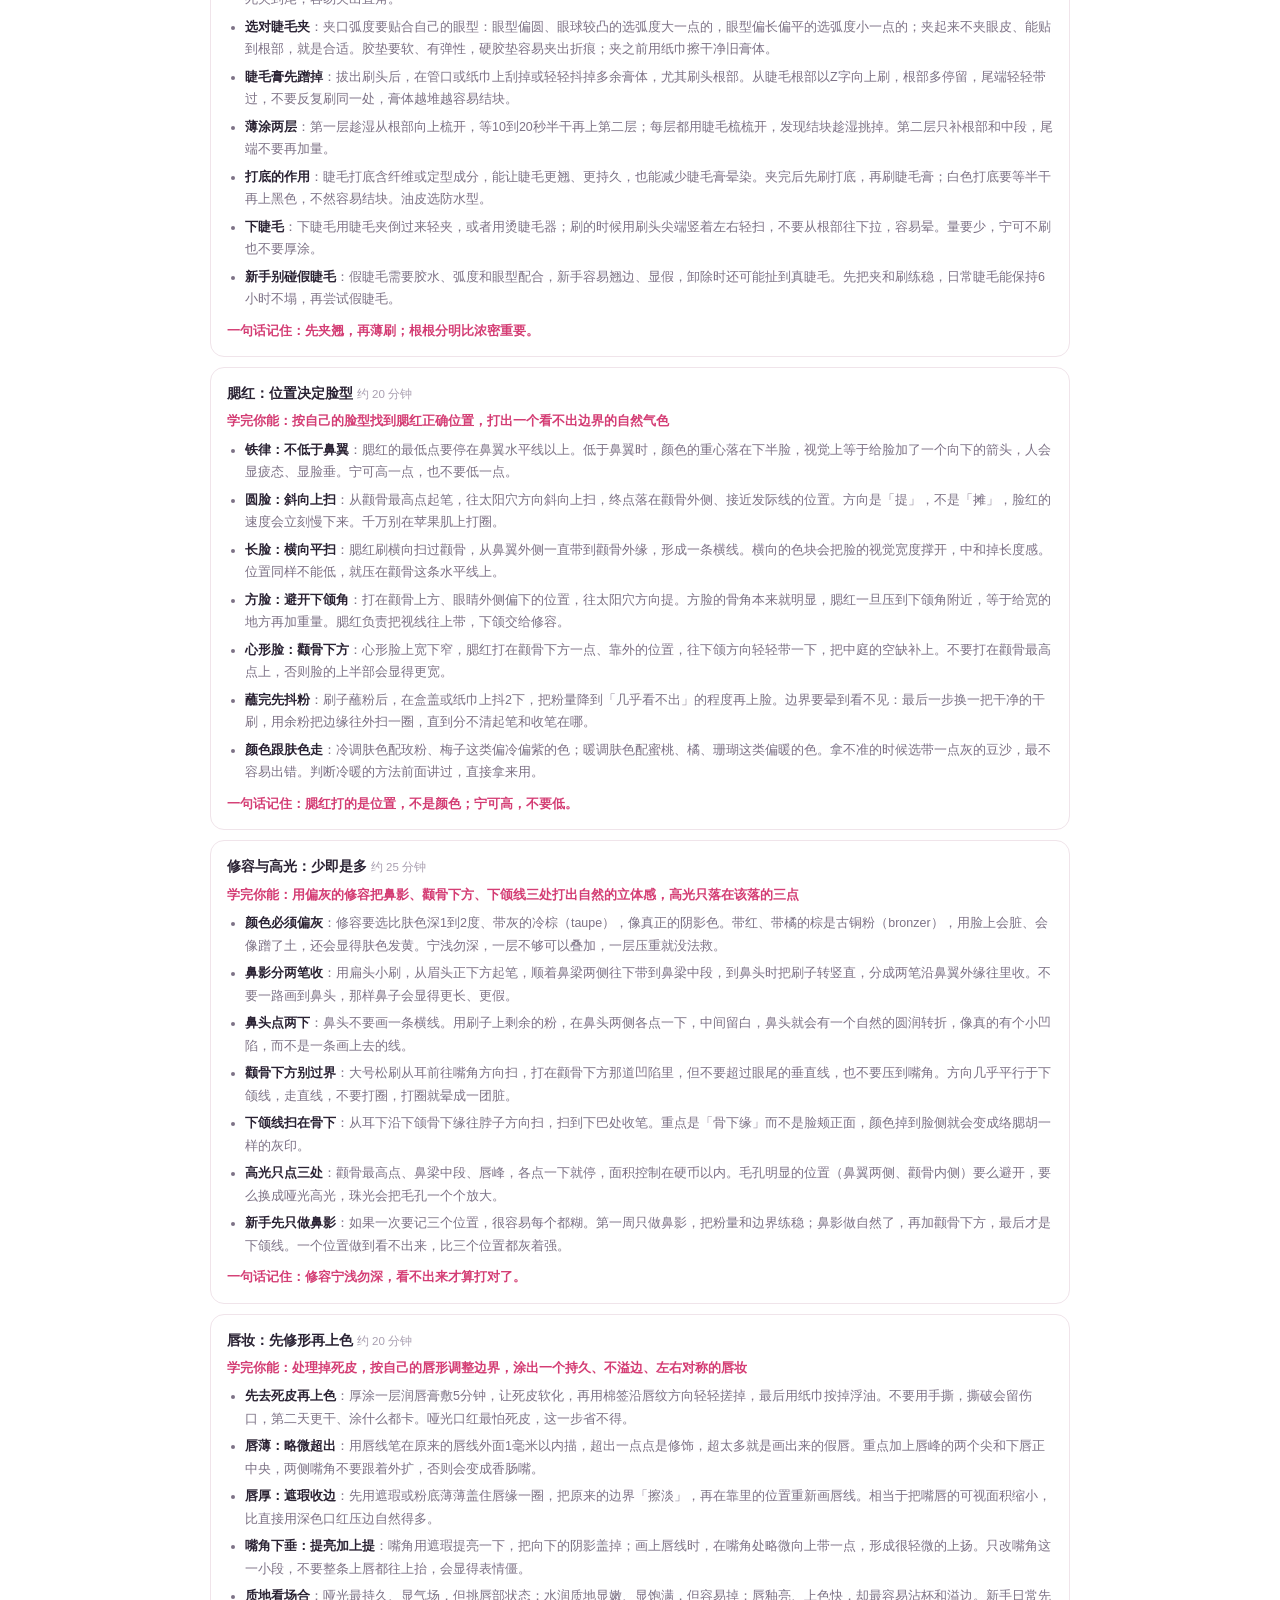
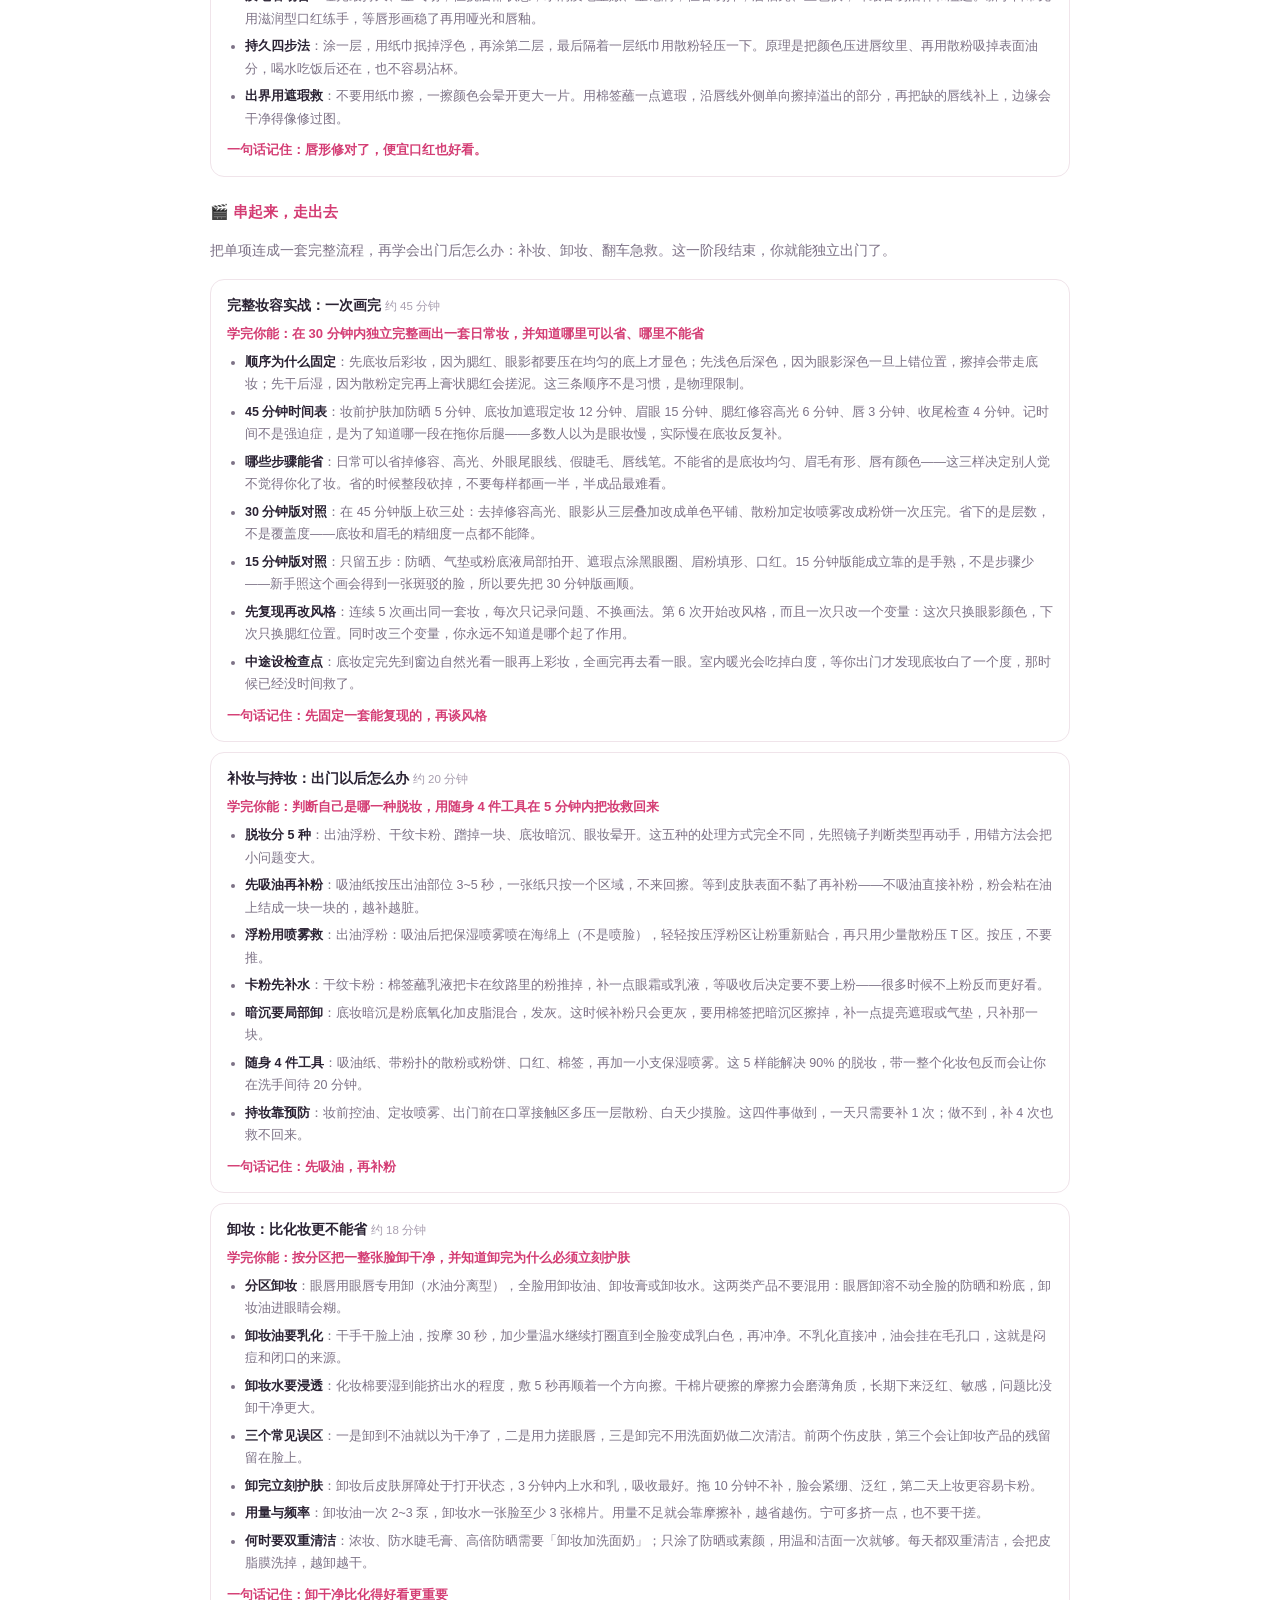
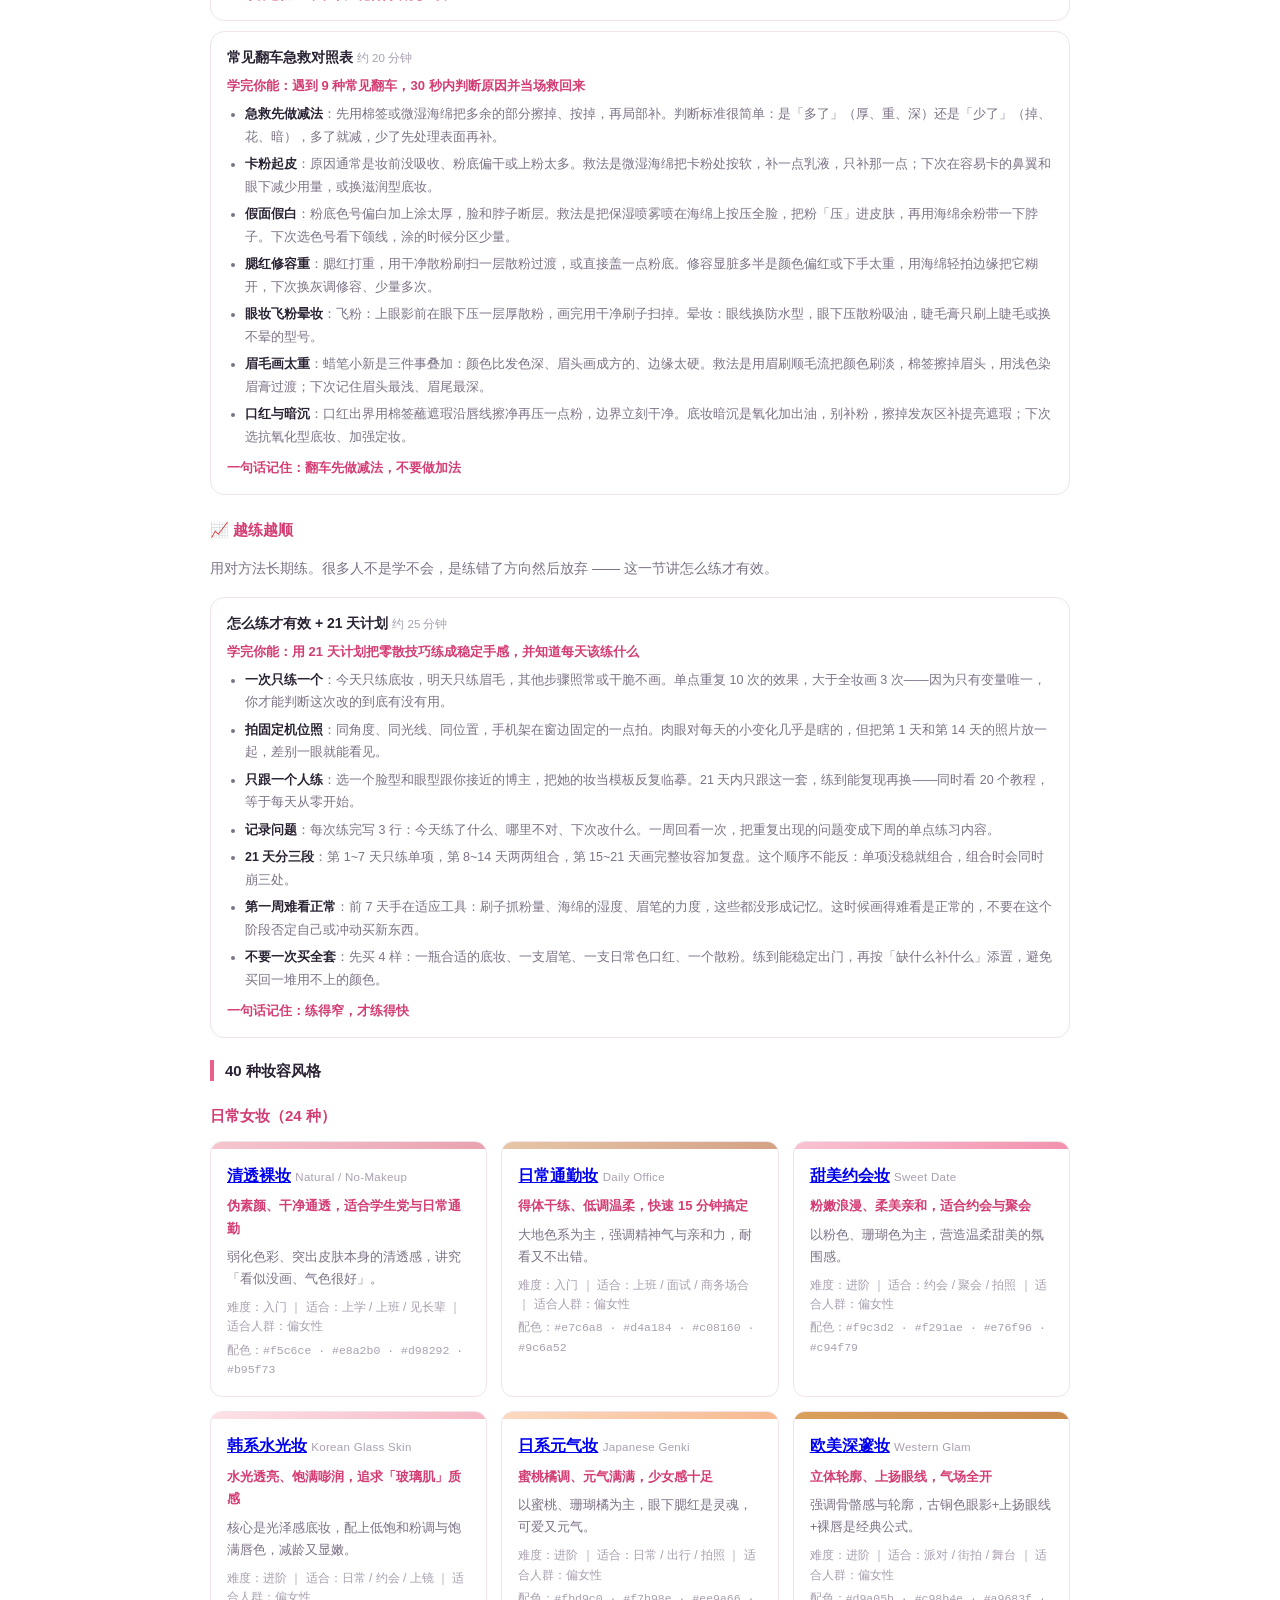
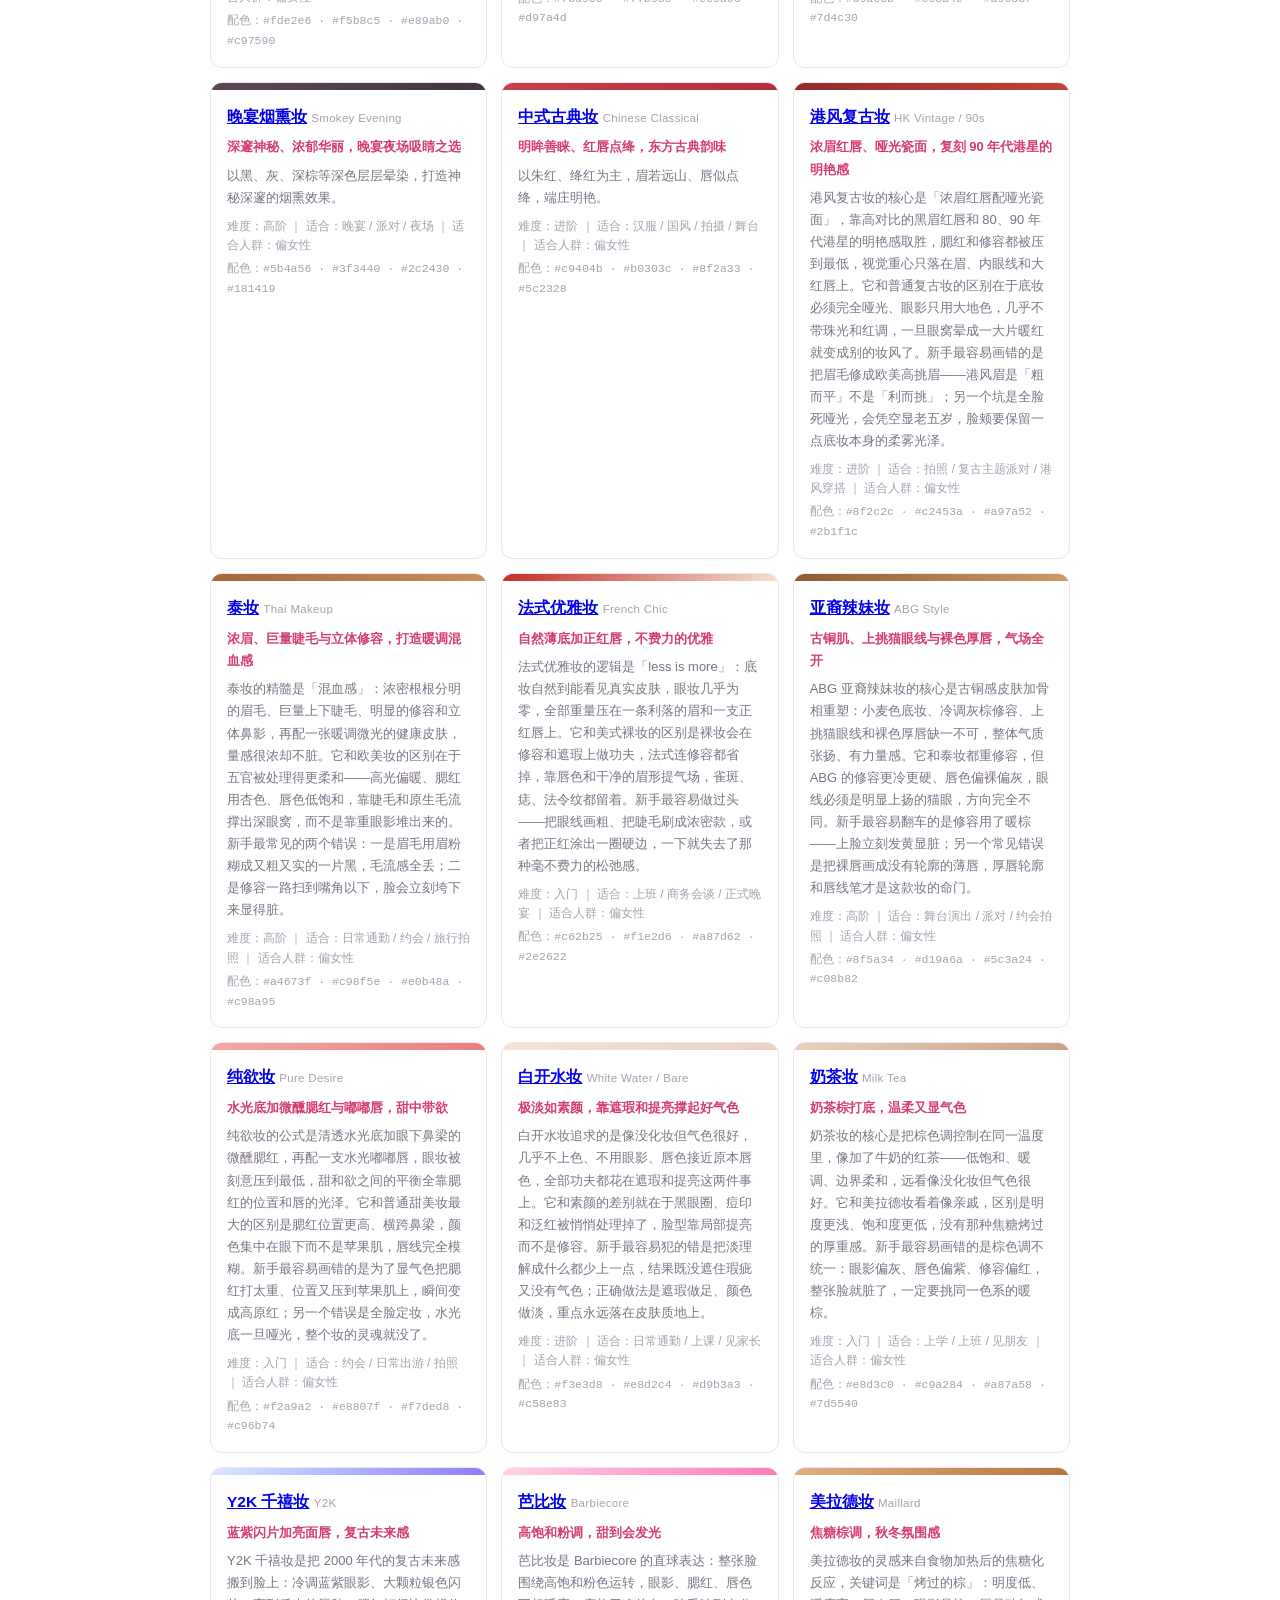
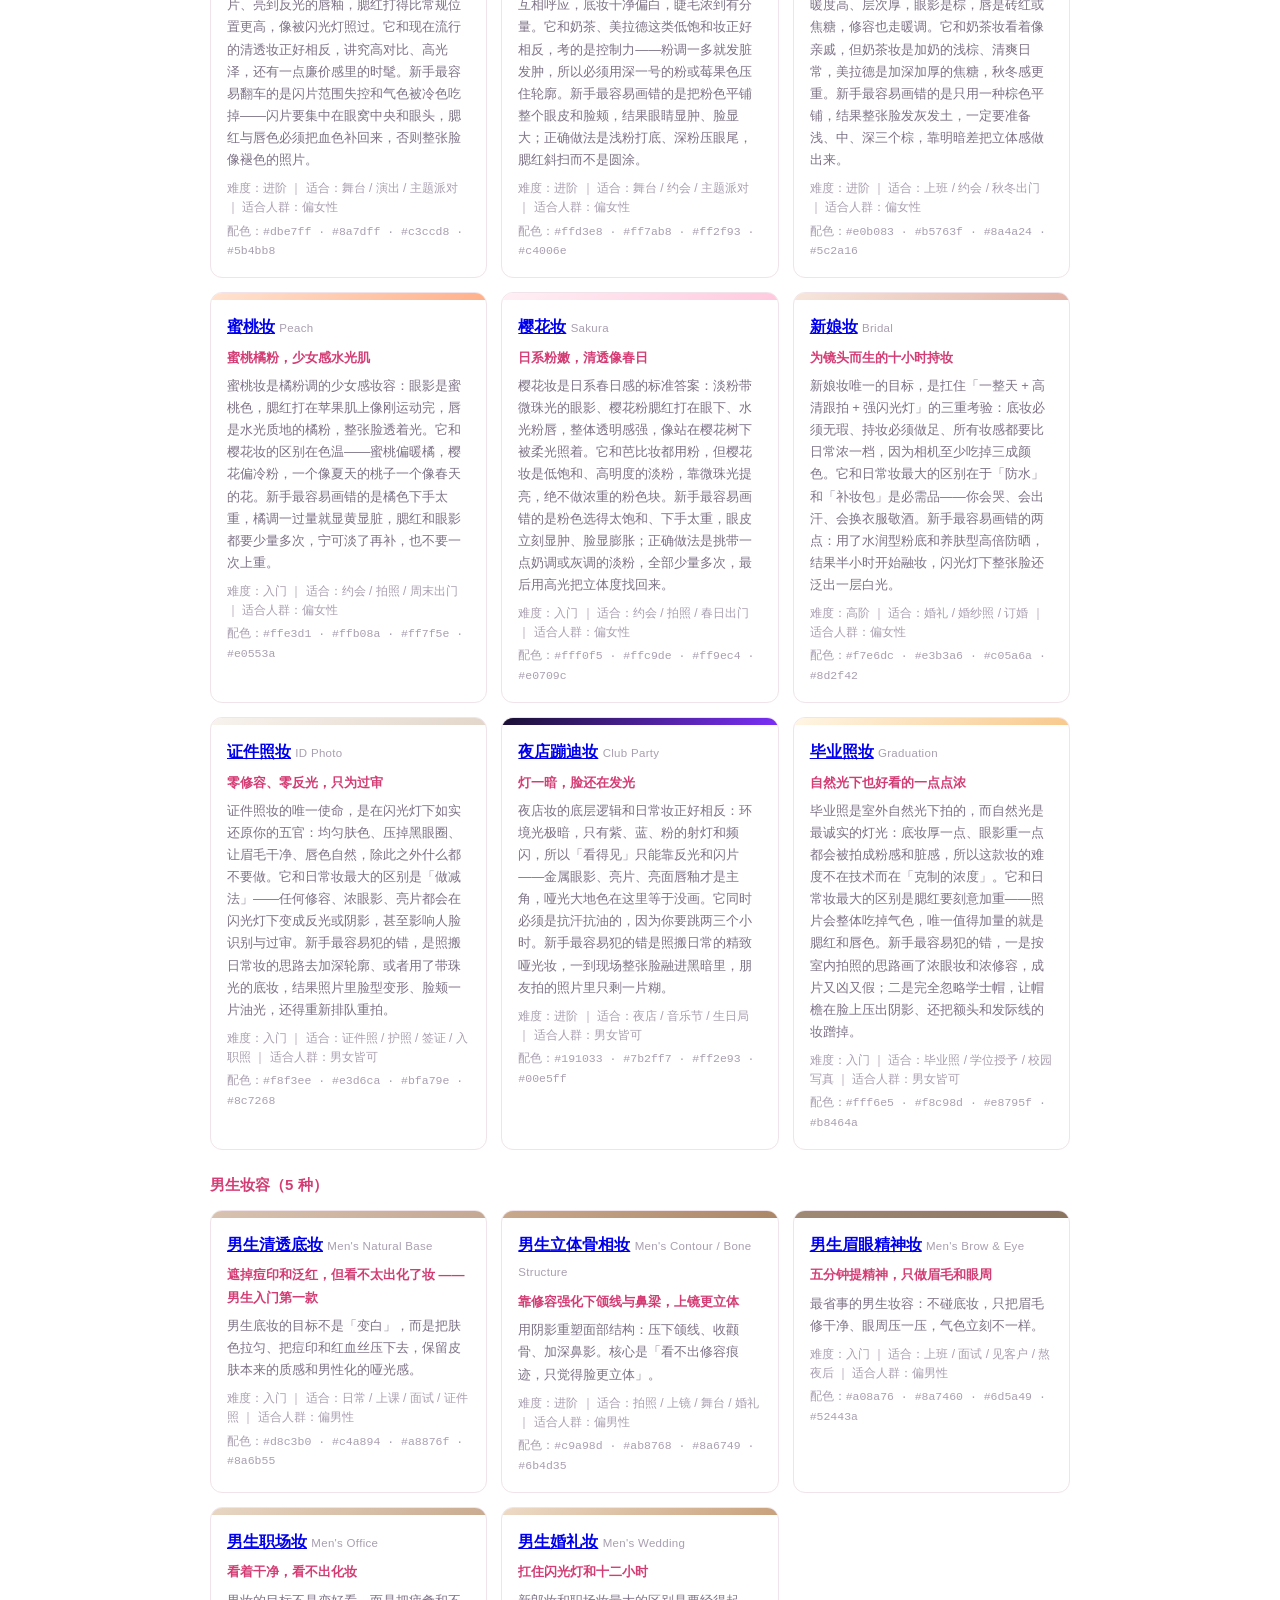
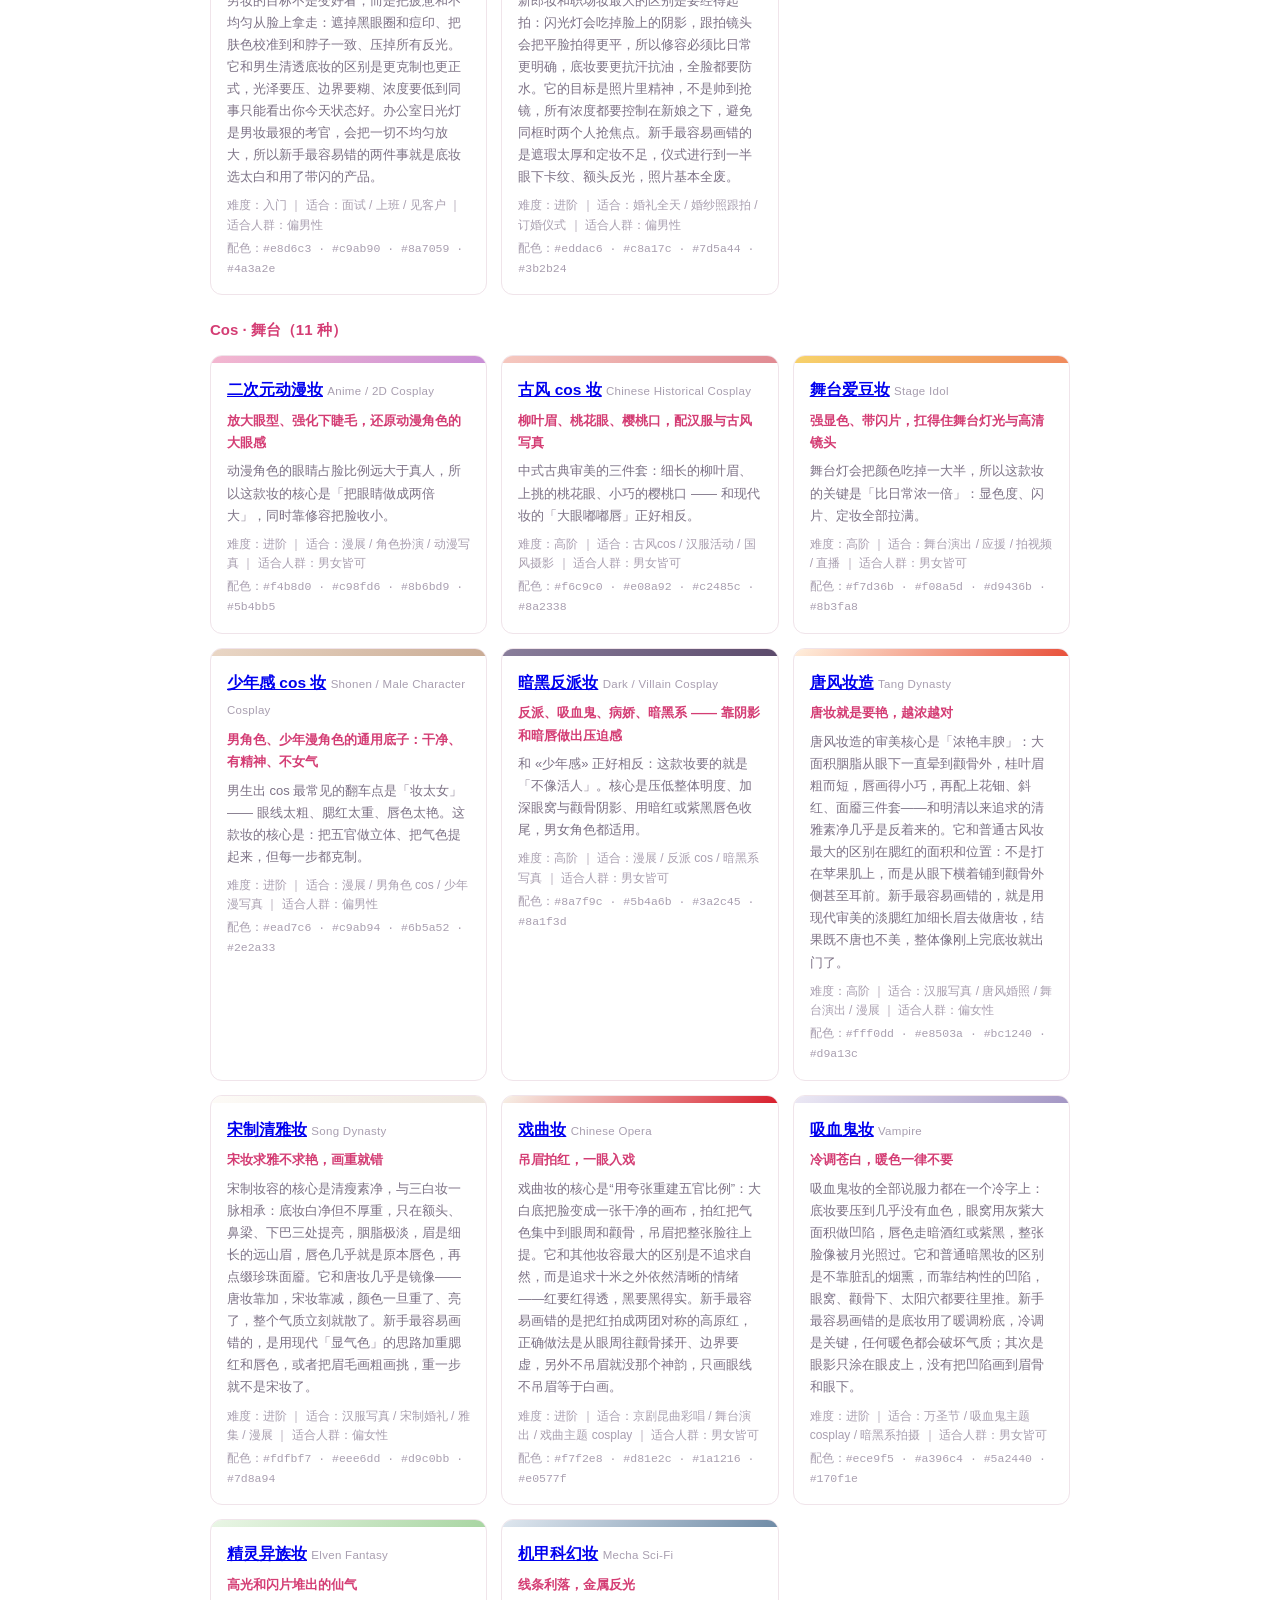
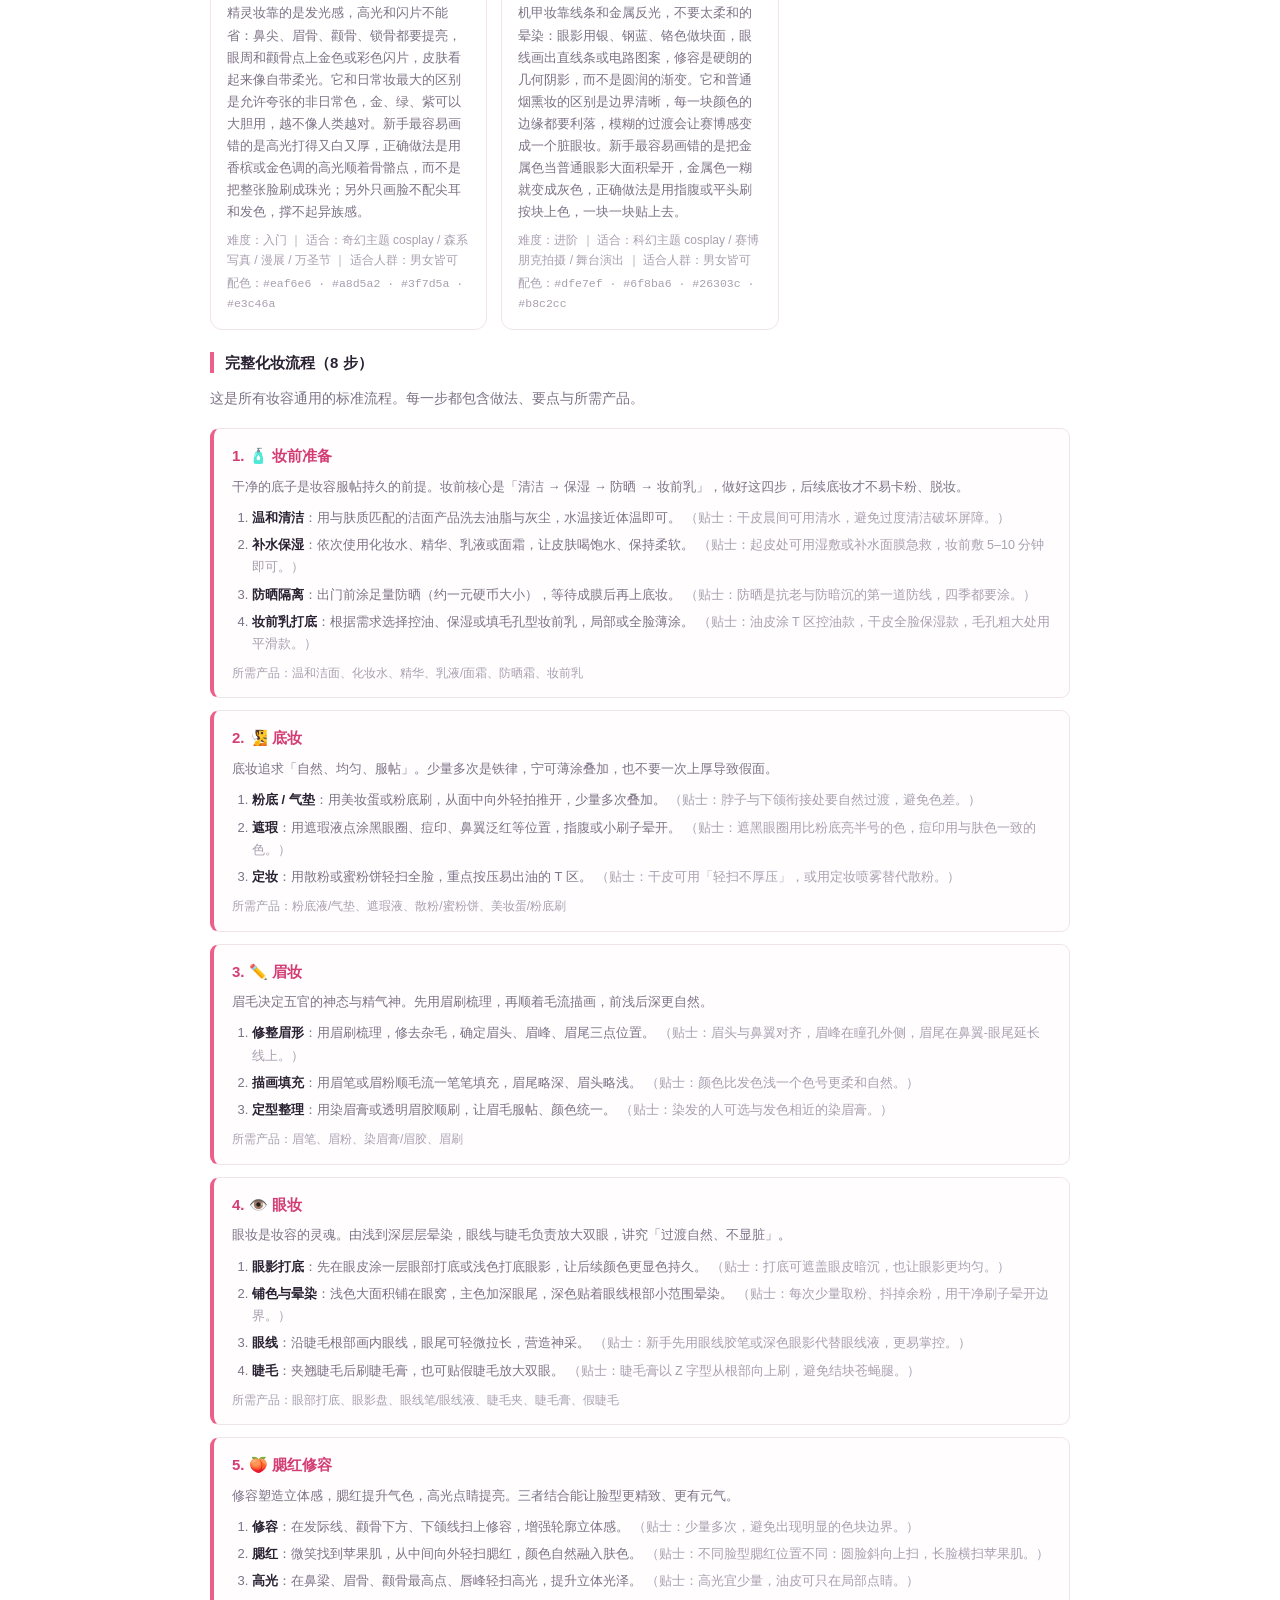
<file: guide.html>
<!DOCTYPE html>
<html lang="zh-CN">
<head>
<meta charset="UTF-8" />
<meta name="viewport" content="width=device-width, initial-scale=1" />
<title>新手化妆教程：18 节零基础课程 + 40 种妆容与完整流程一览 · 妆 · 妆造教学</title>
<meta name="description" content="18 节零基础化妆自学课程（原理 → 实操 → 练习 → 自检 → 完整妆容），40 种妆容风格（含日常女妆、男生妆容、Cos 舞台）与从妆前准备到妆后护肤的 8 步完整化妆流程，含具体做法、要点、常见错误与配套视频。" />
<meta name="keywords" content="新手化妆,零基础学化妆,化妆入门,化妆教程,化妆课程,妆容大全,化妆流程,男生化妆,cos妆" />
<link rel="canonical" href="https://makeup-studio-2ak.pages.dev/guide.html" />
<link rel="icon" href="favicon.svg" type="image/svg+xml" />
<link rel="stylesheet" href="styles.css" />
<style>
  .gd-wrap { max-width: 900px; margin: 0 auto; padding: 28px 20px 80px; }
  .gd-top { display: flex; align-items: center; justify-content: space-between; gap: 14px;
            flex-wrap: wrap; margin-bottom: 26px; }
  .gd-brand { font-size: 17px; font-weight: 800; color: var(--ink); }
  .gd-lead { color: var(--ink-soft); font-size: 14px; line-height: 1.9; margin: 0 0 16px; }
  .gd-cta { margin: 0 0 30px; }
  .gd-cta a { text-decoration: none; display: inline-block; }
  .gd-sub { font-size: 15px; margin: 22px 0 12px; color: var(--primary-2); }
  .ov-lessons { display: flex; flex-direction: column; gap: 10px; margin: 4px 0 10px; }
  .ov-lesson { background: var(--card); border: 1px solid var(--line);
               border-radius: 14px; padding: 14px 16px; }
  .ov-lesson h5 { margin: 0 0 6px; font-size: 14px; line-height: 1.6; }
  .ov-lesson h5 a { color: var(--ink); text-decoration: none; }
  .ov-lesson h5 a:hover { color: var(--primary-2); }
  .ov-lesson h5 small { color: var(--ink-faint); font-weight: 400; font-size: 11.5px; }
  .ov-points { margin: 6px 0 0; padding-left: 18px; }
  .ov-points li { font-size: 12.5px; color: var(--ink-soft); line-height: 1.8; margin-bottom: 5px; }
  .ov-points b { color: var(--ink); }
  .ov-key { margin: 10px 0 0; font-size: 12.5px; font-weight: 700; color: var(--primary-2); }
  .gd-foot { margin-top: 40px; padding-top: 20px; border-top: 1px solid var(--line);
             color: var(--ink-faint); font-size: 12.5px; }
</style>
</head>
<body>
<div class="gd-wrap">
  <div class="gd-top">
    <span class="gd-brand">💄 妆 · 妆造教学</span>
    <a class="btn ghost" href="./">← 回到应用</a>
  </div>
<h1>全部妆容与完整化妆流程</h1>
<p class="gd-lead">40 种妆容风格、8 个化妆阶段，从妆前准备到妆后护肤的完整步骤与要点。每一种妆容都可以在应用里按步骤跟着画。</p>
<p class="gd-cta"><a class="btn primary" href="./">→ 打开妆造教学应用</a></p>
<h2 class="ov-h">零基础课程（18 节）</h2>
<p class="gd-lead">这门课是给「一次都没画过」的人准备的：不假设你懂任何术语，也不要求你先买一堆东西。每一节的结构都一样 —— 先讲清为什么，再给可以照做的步骤，然后让你动手练，最后用一张自检清单确认真的学会了。</p>
<h3 class="gd-sub">🧱 先弄懂，再动手</h3>
<p class="gd-lead">建正确的预期和判断标准。这一阶段不动手，但决定你后面会不会走弯路：知道化妆在改什么、自己是什么脸、该买什么。</p>
<div class="ov-lessons">
  <article class="ov-lesson">
    <h5><a href="./#/course/l01">化妆到底在改什么</a> <small>约 12 分钟</small></h5>
    <p class="ov-tag">学完你能：说清明暗、色彩、比例各改什么，并说出为什么新手要从「薄」和「单变量」开始</p>
    <ul class="ov-points"><li><b>明暗不是阴影</b>：正面光会把鼻梁、眼窝、下颌线压平，让人显得没精神。化妆用提亮和压暗重新制造明暗差，让这些结构在视觉上「立」起来；它改的是光线落在脸上的方式，不是骨头。判断标准是侧过脸还有起伏，而不是正面看到两条明显的修容线。</li><li><b>色彩不是刷墙</b>：粉底统一的是底色，不是把脸盖成一张白纸；腮红和唇色补的是血色，让人看起来睡够了、循环好。冷调皮肤用偏粉、偏紫的颜色更干净，暖调皮肤用偏橘、偏棕的颜色更融合，选错会让脸发灰或发黄。色彩的任务是让气色回来，不是让脸变成另一个颜色。</li><li><b>比例不是换骨</b>：三庭五眼是看比例的尺子：上庭从发际线到眉骨、中庭从眉骨到鼻底、下庭从鼻底到下巴，三段接近1:1:1，眼宽约等于两眼间距。化妆通过眉毛高低、眼尾走向、唇线边界调整视觉重心，让比例看起来更顺；它不能改变骨骼，也不必改变。</li><li><b>全妆为何翻车</b>：底妆、眉毛、眼妆、修容同时上手，等于一次改三个变量：明暗、色彩、比例。新手还没有判断力，任何一步重了都只能靠「再加一点」补救，最后全脸显脏、显老。正确顺序是一次只改一个变量，先让脸干净，再谈五官。</li><li><b>薄比厚更难</b>：厚能遮住瑕疵，也能遮住皮肤质感、毛孔和表情；薄要求底色均匀、用量精准、边界干净，所以更考验判断。但薄妆出错后更容易补救：脱妆不斑驳，近看不像面具，补一层也不容易结块。新手的目标不是「遮到看不见」，而是「看不出化了，但精神了」。</li><li><b>第一周会难看</b>：手不稳、色号不对、灯光误判，前7次妆效难看是正常的，不代表你不适合化妆。把目标从「画完一张全妆」改成「今天只练一个动作」，一周只比较一个变量，进步会清楚得多。真正拉开差距的是重复次数，不是天赋。</li></ul>
    <p class="ov-key">一句话记住：改明暗、色彩、比例，不是换脸</p>
  </article>
  <article class="ov-lesson">
    <h5><a href="./#/course/l02">先认清自己：脸型、眼型、肤色</a> <small>约 15 分钟</small></h5>
    <p class="ov-tag">学完你能：用可操作的方法判断自己的脸型、眼型、肤色基调和深浅，并写下一份自我档案</p>
    <ul class="ov-points"><li><b>脸型看最宽处</b>：头发全往后梳，正面平视，比较额头、颧骨、下颌三处哪里最宽：颧骨最宽且下颌圆润多为圆脸；下颌角明显、额头与下颌宽度接近、脸宽和脸长也接近为方脸；长度明显大于宽度为长脸；额头宽、下巴尖为心形；颧骨最宽、额头和下巴都窄为菱形；线条顺、比例均衡为鹅蛋。多数人是混合型，比如方圆脸、长菱形，选最接近的主特征即可，不必硬归一类。</li><li><b>眼型看三点</b>：平视镜子，看3件事：睁眼时双眼皮褶是否外露，外露是双眼皮，被吃掉是内双，完全没有是单眼皮；上眼皮是否有厚而软的脂肪感，有则是肿眼泡；外眼角相对内眼角是向下还是向上，向下是下垂眼，向上是上扬眼。判断时不要挑眉、不要眯眼，否则结果会偏。</li><li><b>基调看血管</b>：白天在窗边看手腕内侧血管：偏蓝紫多为冷调，偏绿橄榄多为暖调，蓝绿都有多为中性。再用纯白A4纸贴在下巴下方，脸对比纸偏粉红是冷调，偏黄橘是暖调，看不出明显偏向是中性。注意表面泛红、痘印、晒黑是「表层颜色」，不是基调，等皮肤稳定时再测。</li><li><b>深浅看下颌</b>：肤色深浅和基调是两件事：基调决定偏冷还是偏暖，深浅决定选几号色。把3个接近的粉底色号涂在下颌线不同位置，走到自然光下比较脸和脖子，和脖子最接近的就是对的；不要试在手背，手背通常比脸深、比脸黄。</li><li><b>别急着贴标签</b>：知道颧骨最宽，就不会把腮红打到颧骨外侧；知道眼尾下垂，就不会把眼线继续往下拉；知道自己是暖调，就不会囤一堆冷粉色口红。认清自己的作用是缩小试错范围，不是限制风格——想尝试相反方向时，你知道要改的是哪一笔。</li><li><b>建一份自我档案</b>：把结果写进手机备忘录：脸型、最宽处、下颌角、眼型、眼尾走向、肤色基调、粉底色号、目前最在意的1个问题。每次买产品、看教程前先对照，能过滤掉一大半不适合你的推荐；水肿、晒黑、体重变化后，每半年复核一次。</li></ul>
    <p class="ov-key">一句话记住：先认清自己，才能少买少错</p>
  </article>
  <article class="ov-lesson">
    <h5><a href="./#/course/l03">新手真正需要买什么</a> <small>约 18 分钟</small></h5>
    <p class="ov-tag">学完你能：列出新手必买的6类产品、说出哪些可以缓，并按预算配出一套不踩坑的入门组合</p>
    <ul class="ov-points"><li><b>必买只有6类</b>：底妆用粉底液或气垫、遮瑕、眉笔或眉粉、散粉、口红或有色润唇、工具用美妆蛋或粉扑。这6类覆盖「均匀肤色、眉毛有形、唇色有气色、妆面能定住」4件事，缺哪一类都会让妆面不完整。睫毛夹、睫毛膏、眼影、修容都算加分项，不是起步必需。</li><li><b>这些可以缓</b>：眼影盘、眼线、腮红、修容高光、假睫毛、妆前乳、定妆喷雾、化妆刷套装都可以缓。它们解决的是「更精致」，不是「能不能出门」；新手先练底妆的干净度和眉唇的边界，等每天化妆时明确觉得「少一步」，再补那一件。</li><li><b>平价能用吗</b>：能。粉底和遮瑕的预算优先给色号对、贴肤、不闷痘，¥80~150的平价线足够日常；眉笔¥20~40、散粉¥50~80、口红¥40~80、粉扑¥15~30。贵价和平价的差距更多在包装、香味、持久度，通勤妆不一定用得上；真正不能省的是色号匹配和工具卫生。</li><li><b>粉底怎么挑</b>：新手第一支别买遮瑕度最高的，选轻薄、水润或半哑光、可叠加的；色号在下颌线试，和脖子颜色一致才对，且要在自然光下看。干皮避开控油型，油皮避开太滋润的；不确定就买小样或去柜台试半天，别直接买大瓶。</li><li><b>四个避坑</b>：不买几十色的大眼影盘，新手用不到、粉质参差还容易飞粉；不买网红「全套套装」，里面总有色号不适合你。也别囤同功能3件，3支遮瑕不如1支对的；更不为凑单买亮片、大闪片和彩色眼线，使用率极低。避坑的判断标准只有一条：这件东西能不能解决你当下真实的一个问题。</li><li><b>购买顺序</b>：先买齐6类必买，用满2周，记录每天最想补的那一步；第3周只补1件最缺的，再观察2周。这样买不会错，也能知道自己真正缺什么。预算建议总共¥300~500，其中底妆占¥100~150，别把一半预算花在眼影盘上。</li></ul>
    <p class="ov-key">一句话记住：买对比买全重要，先凑齐最小组合</p>
  </article>
</div>
<h3 class="gd-sub">🧴 底妆决定一切</h3>
<p class="gd-lead">把皮肤做干净、服帖、能撑住一天。底妆塌了，后面的眉眼唇再精致也白搭；反过来底妆干净，只画个眉毛口红就很精神。</p>
<div class="ov-lessons">
  <article class="ov-lesson">
    <h5><a href="./#/course/l04">底妆：不卡粉、不假面</a> <small>约 30 分钟</small></h5>
    <p class="ov-tag">学完你能：在同一张脸上做出薄、匀、贴，且能撑住一天的底妆</p>
    <ul class="ov-points"><li><b>先等，再上妆</b>：洗完脸涂完保湿和防晒，至少等3~5分钟，用手背碰一下不黏、不滑再上粉底。护肤品没吸收就叠粉底，两层的油和水会互相推，最容易搓泥、斑驳。</li><li><b>面中厚，边缘薄</b>：额头中央、鼻梁、眼下三角区、下巴这些要遮的地方正常上；发际线、下颌线、颧骨外侧只用余粉带过。脸中间亮、边缘自然收进去，才不会像戴了一张面具。</li><li><b>用拍，不用擦</b>：拍是把粉底压进皮肤纹理，擦是把它拖在表面。用美妆蛋垂直轻拍，每下停半秒再抬起；擦和抹会把粉带走，还会在鼻翼、眼下留下粉痕。</li><li><b>蛋要湿，但要挤干</b>：美妆蛋泡水后挤到不滴水，再用干净纸巾压一遍。太湿会稀释粉底、留下水痕；全干则会吸走粉底，还会摩擦起皮。</li><li><b>色号贴脖子</b>：试色涂在下颌线，走到窗边自然光下看，选和脖子衔接、几乎看不见边界的那支。手背比脸深，专柜灯光偏黄，都不适合直接定色号。</li><li><b>脖子要过渡</b>：上完脸，用美妆蛋上的余粉从下颌线往下带到脖子，范围大概两指宽。脸和脖子差一个色号时，这条过渡比换粉底更快见效。</li><li><b>卡粉的四个真凶</b>：卡粉不是粉底不好，常见就四个原因：皮肤干、产品打架、用量过多、工具不干净。先对照排查，再换产品；不然买再贵的粉底也照样卡。</li></ul>
    <p class="ov-key">一句话记住：薄匀贴，比厚白遮更重要</p>
  </article>
  <article class="ov-lesson">
    <h5><a href="./#/course/l05">遮瑕：把该藏的藏好</a> <small>约 22 分钟</small></h5>
    <p class="ov-tag">学完你能：按瑕疵颜色选对遮瑕，把黑眼圈、痘印、泛红、泪沟分别处理干净</p>
    <ul class="ov-points"><li><b>先看颜色，再选遮瑕</b>：遮瑕前先判断瑕疵偏什么色：青黑的黑眼圈、红痘和泛红、黄褐的暗沉、褐色的痘印。偏什么色就用互补色先中和，再盖接近肤色的遮瑕，这一步比手法更决定干不干净。</li><li><b>黑眼圈用橘或蜜桃</b>：青黑色黑眼圈用橘调或蜜桃调校色，只涂在发青的区域，不要涂满整个眼周。等30秒稍微干一点，再叠一层薄薄的肤色遮瑕。</li><li><b>泛红用绿色</b>：鼻翼、脸颊、痘印周围的红，用绿色校色点拍，范围控制在红色区域内。绿色上完一定用肤色遮瑕盖住，否则会留下灰绿的一块。</li><li><b>暗沉用紫色</b>：嘴角、鼻唇沟、眼下的黄气和暗沉，用紫色或薰衣草色提亮。紫色用量要极少，米粒大小就够，多了会发灰。</li><li><b>先遮后粉，还是先粉后遮</b>：瑕疵集中、黑眼圈重的人，先校色遮瑕再上薄粉底，整体更干净；只有零星痘印的人，先上粉底再局部点遮，最不容易厚。两种都行，别在同一个位置反复叠三层。</li><li><b>点涂，只拍边缘</b>：遮瑕点在瑕疵中央，用手指或小刷子只把边缘拍开，中心保持覆盖。整片抹开等于把遮瑕稀释掉，还会把边界拖成一块补丁。</li><li><b>四个部位四套手法</b>：泪沟只提亮凹陷最深处，少量向上拍；痘印点中央、晕边缘；鼻翼用刷尖余量按压，别堆进沟里；嘴角用提亮色向上带，顺便模糊下垂感。</li></ul>
    <p class="ov-key">一句话记住：先校色，再遮瑕，只拍边缘</p>
  </article>
  <article class="ov-lesson">
    <h5><a href="./#/course/l06">定妆：让妆撑住一天</a> <small>约 18 分钟</small></h5>
    <p class="ov-tag">学完你能：按出油区域定妆，让底妆撑住一天，而不是一上粉就斑驳</p>
    <ul class="ov-points"><li><b>定妆是分区，不是全脸盖</b>：T区、鼻翼、下巴这些出油多的地方必须定；两颊只带余粉；眼下用很小的刷子局部定。全脸厚扑会把该保留的光泽一起吸掉，干纹也会更明显。</li><li><b>粉扑先揉匀再上</b>：散粉倒在盖子里，粉扑对折来回揉，让粉均匀吃进绒毛，再抖掉余粉。直接蘸一大坨上脸，是斑驳和假面的最快方式。</li><li><b>眼下用小刷子</b>：眼下皮肤薄、纹路多，用大粉扑一压就卡。选扁平小刷，蘸粉后在手上抖掉余量，只压在眼下一小条，避开卧蚕。</li><li><b>散粉和喷雾分工</b>：散粉负责吸油、抗蹭，喷雾负责融合、降低粉感。油皮先散粉后喷雾，干皮可以只喷喷雾；喷雾不能代替T区散粉。</li><li><b>烘焙看场合</b>：烘焙是在出油区厚厚压一层粉，等几分钟再扫掉，适合强光拍摄、长时间带妆、油皮。日常、干皮、细纹多的人做烘焙，只会更干更显纹。</li><li><b>一定妆就斑驳的3个原因</b>：粉量太多、底妆没干就定、粉扑或刷子不干净，是最常见的三个原因。先减粉量、等1~2分钟、每周洗工具，比换散粉有效。</li><li><b>暗沉不是靠补粉解决</b>：带妆久了暗沉，多半是出油氧化和粉和油混在一起。先用吸油纸按压，再喷一点喷雾、用海绵轻压；实在需要再用粉饼少量补T区，不要整脸反复盖。</li></ul>
    <p class="ov-key">一句话记住：定妆分区，不是全脸盖粉</p>
  </article>
</div>
<h3 class="gd-sub">✏️ 五官逐个攻破</h3>
<p class="gd-lead">一项一项来，每次只练一个部位，练到不看教程也能稳定复现。这一阶段最长，别急。</p>
<div class="ov-lessons">
  <article class="ov-lesson">
    <h5><a href="./#/course/l07">眉毛：定三点再连线</a> <small>约 25 分钟</small></h5>
    <p class="ov-tag">学完你能：给自己修出干净眉形，并画出左右基本对称、不生硬的眉毛</p>
    <ul class="ov-points"><li><b>先修再画</b>：修眉不是把眉毛修细，而是清掉眉尾下方、眉心、眉毛上缘越界的杂毛，保留原本的主要毛流。先用螺旋刷从眉头向眉尾梳顺，再顺着毛流看哪些毛在轮廓外，修完再梳一次检查。</li><li><b>三点定位</b>：平视前方时，眉头在鼻翼内侧垂直向上的位置；眉峰在黑眼珠外缘垂直向上的位置，通常在眉毛后1/3处；眉尾在鼻翼到眼尾的延长线上，高度不低于眉头。用眉笔杆依次做三条参照线：垂直过鼻翼内侧、垂直过黑眼珠外缘、连接鼻翼和眼尾，线与眉毛相交处就是位置。</li><li><b>眉尾下方要清</b>：眉毛主体的毛流和眉峰转折要保留，不要把眉峰修平或修圆。眉尾下方和眉峰下方的小杂毛最该清，用镊子拔时顺着毛流一根根拔，别成片乱拔；眉头上方只清明显越界的毛，眉尾不要修短，短了会显脸宽。</li><li><b>只补空隙</b>：用细芯眉笔顺着毛流方向，一根一根短线补在空缺处，不要先框边再涂满。眉尾稀就补眉尾，眉头缺就用眉粉轻扫；画完用眉刷（螺旋刷）从眉头向眉尾顺毛流，把颜色带开，避免结块。</li><li><b>眉头必须浅</b>：眉头用眉粉余粉或笔尖轻点后立刻刷开，颜色控制在眉尾的1/2左右。眉头一深就显凶、显脏，也更容易看出左右不对称；每次画完都用干净螺旋刷从眉头向外刷2到3下。</li><li><b>不对称怎么办</b>：人的脸本来左右不同，不要画一笔看一笔。先按定位把一边完整画完，再照着它的三个点画另一边；最后退后一臂距离看整体，只修差距最大的地方，1到2毫米的差异可以不管。</li><li><b>产品怎么选</b>：眉笔适合补线条和画眉尾，新手选细芯、灰棕或深棕；眉粉适合大面积补色和眉头，配斜角刷最稳；眉膏显色持久，适合毛量多、油皮的人，但新手容易结块。颜色比发色深一度就够，黑发也别用纯黑。</li></ul>
    <p class="ov-key">一句话记住：先修干净，再补空缺；眉头浅、眉尾稳。</p>
  </article>
  <article class="ov-lesson">
    <h5><a href="./#/course/l08">眼影：三个颜色走天下</a> <small>约 30 分钟</small></h5>
    <p class="ov-tag">学完你能：只用3个颜色画出干净有层次的眼妆，并按自己的眼型调整范围</p>
    <ul class="ov-points"><li><b>只留三个颜色</b>：浅色选比肤色亮半度的哑光米杏或浅奶茶，用来打底；主色选灰棕、奶茶或大地色，铺眼窝；深色选深棕，只压眼尾三角区。三个颜色尽量同一色系，最不容易翻车；赶时间可以只留浅色和深色2个，省略主色，闪片也可以省掉。</li><li><b>先找眼窝</b>：用手指摸眼眶骨，骨头下面那块凹进去的区域就是眼窝。主色不要超过这个凹区，睁开眼时睫毛上方只露出一点点颜色；闭眼画得再宽，睁眼看不到层次也是白画。</li><li><b>标准三段式</b>：大刷子用浅色扫满上眼皮到眼窝，余粉带到下眼尾；中号刷用主色从睫毛根部向上晕到眼窝；小刷子用深色只点眼尾三角区，也就是眼尾向外上方形成的小三角。每加一层都要晕一次边界。</li><li><b>少量多次</b>：刷子蘸粉后先在纸巾或手背上抖两下，第一次只上薄薄一层。每加一层都用干净晕染刷把边缘扫开，宁可加3次也不要一次下重手；颜色不够可以补，下手太重很难救。</li><li><b>晕染刷更重要</b>：上色刷决定颜色放在哪，晕染刷决定边缘干不干净。准备一把干净、松散的晕染刷，最后沿眼窝边缘打圈扫，把色块边界揉开；一把刷子从浅色用到深色，颜色会越画越脏。</li><li><b>按眼型调整</b>：肿眼泡把深色放在眼尾和眼窝上方，往眉骨方向晕，闪片避开眼皮正中央；内双或单眼皮缩小范围，颜色贴着睫毛根部，睁眼露出1到2毫米；下垂眼把眼尾颜色往斜上方带，不要往下压。</li><li><b>飞粉急救</b>：画眼影前先在眼下烘焙散粉，厚敷一层等5分钟再扫掉，飞粉落在散粉上可以直接扫走。已经弄脏底妆时，用棉签蘸一点乳液或遮瑕局部清，不要拿湿巾大面积擦，越擦越花。</li></ul>
    <p class="ov-key">一句话记住：三色三层，边界比颜色更重要。</p>
  </article>
  <article class="ov-lesson">
    <h5><a href="./#/course/l09">眼线：手抖也能画</a> <small>约 25 分钟</small></h5>
    <p class="ov-tag">学完你能：用眼线胶笔画出不晕、不断、适合自己的基础眼线，手抖也能画稳</p>
    <ul class="ov-points"><li><b>先填睫毛根</b>：内眼线不是画在眼球上，而是把睫毛根部一根根之间的空隙填满。用手指轻轻把上眼皮向上提一点，笔尖贴着根部点填，眼睛往下看；不要碰湿漉漉的黏膜，容易流泪也容易晕。</li><li><b>三种基础眼线</b>：内眼线填根部，让眼睛有神；眼尾平拉从眼尾自然向外延伸3到5毫米，与下眼睑走向平行；只画后半段从瞳孔外缘到眼尾，适合内双、单眼皮和赶时间。日常先把这三种练熟，不要一上来就挑战上扬猫眼。</li><li><b>手抖的物理解决</b>：小指或无名指撑在颧骨、脸颊上形成支点，手肘放在桌上；镜子放低，眼睛往下看，不要瞪眼憋气；眼线胶笔比液体笔更容错。手抖是支点问题，不是意志力问题。</li><li><b>分段点画</b>：不要一笔从眼头拉到眼尾。从眼尾向眼头分成3到4段，每段点2到3下再连起来，最后用笔尖把断点填平；画错只改一小段，不会毁掉整条眼线。</li><li><b>产品区别</b>：眼线胶笔软、好上色，适合填睫毛根和新手，油皮要选防晕款；眼线液线条利落，适合画眼尾，但手要稳；眼线膏显色持久，需要配刷子，适合进阶。新手优先用胶笔，别同时买三种。</li><li><b>为什么会晕</b>：眼皮出油、画前没定妆、把颜色画进黏膜、产品不防晕，都会让眼线晕开。画前用散粉压上眼皮和眼下，画完用同色眼影粉压一遍眼线，油皮尽量避开下眼睑内侧。</li><li><b>画歪怎么救</b>：别用手指来回擦。用棉签蘸卸妆水或乳液，把歪的部分精准滚掉，等干后补一点遮瑕和散粉再重画；眼尾画长画低，就用遮瑕顺眼尾方向收窄，不要整块擦掉。</li></ul>
    <p class="ov-key">一句话记住：手抖靠支点，眼线靠填根。</p>
  </article>
  <article class="ov-lesson">
    <h5><a href="./#/course/l10">睫毛：夹翘才是关键</a> <small>约 18 分钟</small></h5>
    <p class="ov-tag">学完你能：把睫毛夹得自然卷翘，刷出根根分明、不结块的效果，并处理下睫毛</p>
    <ul class="ov-points"><li><b>夹睫毛分三段</b>：睫毛夹贴住睫毛根，轻轻夹3下，每下1到2秒；再移到中段夹2下，最后尾端夹1到2下。每段手腕稍微向上翻，不要一上来就死夹到尾，容易夹出直角。</li><li><b>选对睫毛夹</b>：夹口弧度要贴合自己的眼型：眼型偏圆、眼球较凸的选弧度大一点的，眼型偏长偏平的选弧度小一点的；夹起来不夹眼皮、能贴到根部，就是合适。胶垫要软、有弹性，硬胶垫容易夹出折痕；夹之前用纸巾擦干净旧膏体。</li><li><b>睫毛膏先蹭掉</b>：拔出刷头后，在管口或纸巾上刮掉或轻轻抖掉多余膏体，尤其刷头根部。从睫毛根部以Z字向上刷，根部多停留，尾端轻轻带过，不要反复刷同一处，膏体越堆越容易结块。</li><li><b>薄涂两层</b>：第一层趁湿从根部向上梳开，等10到20秒半干再上第二层；每层都用睫毛梳梳开，发现结块趁湿挑掉。第二层只补根部和中段，尾端不要再加量。</li><li><b>打底的作用</b>：睫毛打底含纤维或定型成分，能让睫毛更翘、更持久，也能减少睫毛膏晕染。夹完后先刷打底，再刷睫毛膏；白色打底要等半干再上黑色，不然容易结块。油皮选防水型。</li><li><b>下睫毛</b>：下睫毛用睫毛夹倒过来轻夹，或者用烫睫毛器；刷的时候用刷头尖端竖着左右轻扫，不要从根部往下拉，容易晕。量要少，宁可不刷也不要厚涂。</li><li><b>新手别碰假睫毛</b>：假睫毛需要胶水、弧度和眼型配合，新手容易翘边、显假，卸除时还可能扯到真睫毛。先把夹和刷练稳，日常睫毛能保持6小时不塌，再尝试假睫毛。</li></ul>
    <p class="ov-key">一句话记住：先夹翘，再薄刷；根根分明比浓密重要。</p>
  </article>
  <article class="ov-lesson">
    <h5><a href="./#/course/l11">腮红：位置决定脸型</a> <small>约 20 分钟</small></h5>
    <p class="ov-tag">学完你能：按自己的脸型找到腮红正确位置，打出一个看不出边界的自然气色</p>
    <ul class="ov-points"><li><b>铁律：不低于鼻翼</b>：腮红的最低点要停在鼻翼水平线以上。低于鼻翼时，颜色的重心落在下半脸，视觉上等于给脸加了一个向下的箭头，人会显疲态、显脸垂。宁可高一点，也不要低一点。</li><li><b>圆脸：斜向上扫</b>：从颧骨最高点起笔，往太阳穴方向斜向上扫，终点落在颧骨外侧、接近发际线的位置。方向是「提」，不是「摊」，脸红的速度会立刻慢下来。千万别在苹果肌上打圈。</li><li><b>长脸：横向平扫</b>：腮红刷横向扫过颧骨，从鼻翼外侧一直带到颧骨外缘，形成一条横线。横向的色块会把脸的视觉宽度撑开，中和掉长度感。位置同样不能低，就压在颧骨这条水平线上。</li><li><b>方脸：避开下颌角</b>：打在颧骨上方、眼睛外侧偏下的位置，往太阳穴方向提。方脸的骨角本来就明显，腮红一旦压到下颌角附近，等于给宽的地方再加重量。腮红负责把视线往上带，下颌交给修容。</li><li><b>心形脸：颧骨下方</b>：心形脸上宽下窄，腮红打在颧骨下方一点、靠外的位置，往下颌方向轻轻带一下，把中庭的空缺补上。不要打在颧骨最高点上，否则脸的上半部会显得更宽。</li><li><b>蘸完先抖粉</b>：刷子蘸粉后，在盒盖或纸巾上抖2下，把粉量降到「几乎看不出」的程度再上脸。边界要晕到看不见：最后一步换一把干净的干刷，用余粉把边缘往外扫一圈，直到分不清起笔和收笔在哪。</li><li><b>颜色跟肤色走</b>：冷调肤色配玫粉、梅子这类偏冷偏紫的色；暖调肤色配蜜桃、橘、珊瑚这类偏暖的色。拿不准的时候选带一点灰的豆沙，最不容易出错。判断冷暖的方法前面讲过，直接拿来用。</li></ul>
    <p class="ov-key">一句话记住：腮红打的是位置，不是颜色；宁可高，不要低。</p>
  </article>
  <article class="ov-lesson">
    <h5><a href="./#/course/l12">修容与高光：少即是多</a> <small>约 25 分钟</small></h5>
    <p class="ov-tag">学完你能：用偏灰的修容把鼻影、颧骨下方、下颌线三处打出自然的立体感，高光只落在该落的三点</p>
    <ul class="ov-points"><li><b>颜色必须偏灰</b>：修容要选比肤色深1到2度、带灰的冷棕（taupe），像真正的阴影色。带红、带橘的棕是古铜粉（bronzer），用脸上会脏、会像蹭了土，还会显得肤色发黄。宁浅勿深，一层不够可以叠加，一层压重就没法救。</li><li><b>鼻影分两笔收</b>：用扁头小刷，从眉头正下方起笔，顺着鼻梁两侧往下带到鼻梁中段，到鼻头时把刷子转竖直，分成两笔沿鼻翼外缘往里收。不要一路画到鼻头，那样鼻子会显得更长、更假。</li><li><b>鼻头点两下</b>：鼻头不要画一条横线。用刷子上剩余的粉，在鼻头两侧各点一下，中间留白，鼻头就会有一个自然的圆润转折，像真的有个小凹陷，而不是一条画上去的线。</li><li><b>颧骨下方别过界</b>：大号松刷从耳前往嘴角方向扫，打在颧骨下方那道凹陷里，但不要超过眼尾的垂直线，也不要压到嘴角。方向几乎平行于下颌线，走直线，不要打圈，打圈就晕成一团脏。</li><li><b>下颌线扫在骨下</b>：从耳下沿下颌骨下缘往脖子方向扫，扫到下巴处收笔。重点是「骨下缘」而不是脸颊正面，颜色掉到脸侧就会变成络腮胡一样的灰印。</li><li><b>高光只点三处</b>：颧骨最高点、鼻梁中段、唇峰，各点一下就停，面积控制在硬币以内。毛孔明显的位置（鼻翼两侧、颧骨内侧）要么避开，要么换成哑光高光，珠光会把毛孔一个个放大。</li><li><b>新手先只做鼻影</b>：如果一次要记三个位置，很容易每个都糊。第一周只做鼻影，把粉量和边界练稳；鼻影做自然了，再加颧骨下方，最后才是下颌线。一个位置做到看不出来，比三个位置都灰着强。</li></ul>
    <p class="ov-key">一句话记住：修容宁浅勿深，看不出来才算打对了。</p>
  </article>
  <article class="ov-lesson">
    <h5><a href="./#/course/l13">唇妆：先修形再上色</a> <small>约 20 分钟</small></h5>
    <p class="ov-tag">学完你能：处理掉死皮，按自己的唇形调整边界，涂出一个持久、不溢边、左右对称的唇妆</p>
    <ul class="ov-points"><li><b>先去死皮再上色</b>：厚涂一层润唇膏敷5分钟，让死皮软化，再用棉签沿唇纹方向轻轻搓掉，最后用纸巾按掉浮油。不要用手撕，撕破会留伤口，第二天更干、涂什么都卡。哑光口红最怕死皮，这一步省不得。</li><li><b>唇薄：略微超出</b>：用唇线笔在原来的唇线外面1毫米以内描，超出一点点是修饰，超太多就是画出来的假唇。重点加上唇峰的两个尖和下唇正中央，两侧嘴角不要跟着外扩，否则会变成香肠嘴。</li><li><b>唇厚：遮瑕收边</b>：先用遮瑕或粉底薄薄盖住唇缘一圈，把原来的边界「擦淡」，再在靠里的位置重新画唇线。相当于把嘴唇的可视面积缩小，比直接用深色口红压边自然得多。</li><li><b>嘴角下垂：提亮加上提</b>：嘴角用遮瑕提亮一下，把向下的阴影盖掉；画上唇线时，在嘴角处略微向上带一点，形成很轻微的上扬。只改嘴角这一小段，不要整条上唇都往上抬，会显得表情僵。</li><li><b>质地看场合</b>：哑光最持久、显气场，但挑唇部状态；水润质地显嫩、显饱满，但容易掉；唇釉亮、上色快，却最容易沾杯和溢边。新手日常先用滋润型口红练手，等唇形画稳了再用哑光和唇釉。</li><li><b>持久四步法</b>：涂一层，用纸巾抿掉浮色，再涂第二层，最后隔着一层纸巾用散粉轻压一下。原理是把颜色压进唇纹里、再用散粉吸掉表面油分，喝水吃饭后还在，也不容易沾杯。</li><li><b>出界用遮瑕救</b>：不要用纸巾擦，一擦颜色会晕开更大一片。用棉签蘸一点遮瑕，沿唇线外侧单向擦掉溢出的部分，再把缺的唇线补上，边缘会干净得像修过图。</li></ul>
    <p class="ov-key">一句话记住：唇形修对了，便宜口红也好看。</p>
  </article>
</div>
<h3 class="gd-sub">🎬 串起来，走出去</h3>
<p class="gd-lead">把单项连成一套完整流程，再学会出门后怎么办：补妆、卸妆、翻车急救。这一阶段结束，你就能独立出门了。</p>
<div class="ov-lessons">
  <article class="ov-lesson">
    <h5><a href="./#/course/l14">完整妆容实战：一次画完</a> <small>约 45 分钟</small></h5>
    <p class="ov-tag">学完你能：在 30 分钟内独立完整画出一套日常妆，并知道哪里可以省、哪里不能省</p>
    <ul class="ov-points"><li><b>顺序为什么固定</b>：先底妆后彩妆，因为腮红、眼影都要压在均匀的底上才显色；先浅色后深色，因为眼影深色一旦上错位置，擦掉会带走底妆；先干后湿，因为散粉定完再上膏状腮红会搓泥。这三条顺序不是习惯，是物理限制。</li><li><b>45 分钟时间表</b>：妆前护肤加防晒 5 分钟、底妆加遮瑕定妆 12 分钟、眉眼 15 分钟、腮红修容高光 6 分钟、唇 3 分钟、收尾检查 4 分钟。记时间不是强迫症，是为了知道哪一段在拖你后腿——多数人以为是眼妆慢，实际慢在底妆反复补。</li><li><b>哪些步骤能省</b>：日常可以省掉修容、高光、外眼尾眼线、假睫毛、唇线笔。不能省的是底妆均匀、眉毛有形、唇有颜色——这三样决定别人觉不觉得你化了妆。省的时候整段砍掉，不要每样都画一半，半成品最难看。</li><li><b>30 分钟版对照</b>：在 45 分钟版上砍三处：去掉修容高光、眼影从三层叠加改成单色平铺、散粉加定妆喷雾改成粉饼一次压完。省下的是层数，不是覆盖度——底妆和眉毛的精细度一点都不能降。</li><li><b>15 分钟版对照</b>：只留五步：防晒、气垫或粉底液局部拍开、遮瑕点涂黑眼圈、眉粉填形、口红。15 分钟版能成立靠的是手熟，不是步骤少——新手照这个画会得到一张斑驳的脸，所以要先把 30 分钟版画顺。</li><li><b>先复现再改风格</b>：连续 5 次画出同一套妆，每次只记录问题、不换画法。第 6 次开始改风格，而且一次只改一个变量：这次只换眼影颜色，下次只换腮红位置。同时改三个变量，你永远不知道是哪个起了作用。</li><li><b>中途设检查点</b>：底妆定完先到窗边自然光看一眼再上彩妆，全画完再去看一眼。室内暖光会吃掉白度，等你出门才发现底妆白了一个度，那时候已经没时间救了。</li></ul>
    <p class="ov-key">一句话记住：先固定一套能复现的，再谈风格</p>
  </article>
  <article class="ov-lesson">
    <h5><a href="./#/course/l15">补妆与持妆：出门以后怎么办</a> <small>约 20 分钟</small></h5>
    <p class="ov-tag">学完你能：判断自己是哪一种脱妆，用随身 4 件工具在 5 分钟内把妆救回来</p>
    <ul class="ov-points"><li><b>脱妆分 5 种</b>：出油浮粉、干纹卡粉、蹭掉一块、底妆暗沉、眼妆晕开。这五种的处理方式完全不同，先照镜子判断类型再动手，用错方法会把小问题变大。</li><li><b>先吸油再补粉</b>：吸油纸按压出油部位 3~5 秒，一张纸只按一个区域，不来回擦。等到皮肤表面不黏了再补粉——不吸油直接补粉，粉会粘在油上结成一块一块的，越补越脏。</li><li><b>浮粉用喷雾救</b>：出油浮粉：吸油后把保湿喷雾喷在海绵上（不是喷脸），轻轻按压浮粉区让粉重新贴合，再只用少量散粉压 T 区。按压，不要推。</li><li><b>卡粉先补水</b>：干纹卡粉：棉签蘸乳液把卡在纹路里的粉推掉，补一点眼霜或乳液，等吸收后决定要不要上粉——很多时候不上粉反而更好看。</li><li><b>暗沉要局部卸</b>：底妆暗沉是粉底氧化加皮脂混合，发灰。这时候补粉只会更灰，要用棉签把暗沉区擦掉，补一点提亮遮瑕或气垫，只补那一块。</li><li><b>随身 4 件工具</b>：吸油纸、带粉扑的散粉或粉饼、口红、棉签，再加一小支保湿喷雾。这 5 样能解决 90% 的脱妆，带一整个化妆包反而会让你在洗手间待 20 分钟。</li><li><b>持妆靠预防</b>：妆前控油、定妆喷雾、出门前在口罩接触区多压一层散粉、白天少摸脸。这四件事做到，一天只需要补 1 次；做不到，补 4 次也救不回来。</li></ul>
    <p class="ov-key">一句话记住：先吸油，再补粉</p>
  </article>
  <article class="ov-lesson">
    <h5><a href="./#/course/l16">卸妆：比化妆更不能省</a> <small>约 18 分钟</small></h5>
    <p class="ov-tag">学完你能：按分区把一整张脸卸干净，并知道卸完为什么必须立刻护肤</p>
    <ul class="ov-points"><li><b>分区卸妆</b>：眼唇用眼唇专用卸（水油分离型），全脸用卸妆油、卸妆膏或卸妆水。这两类产品不要混用：眼唇卸溶不动全脸的防晒和粉底，卸妆油进眼睛会糊。</li><li><b>卸妆油要乳化</b>：干手干脸上油，按摩 30 秒，加少量温水继续打圈直到全脸变成乳白色，再冲净。不乳化直接冲，油会挂在毛孔口，这就是闷痘和闭口的来源。</li><li><b>卸妆水要浸透</b>：化妆棉要湿到能挤出水的程度，敷 5 秒再顺着一个方向擦。干棉片硬擦的摩擦力会磨薄角质，长期下来泛红、敏感，问题比没卸干净更大。</li><li><b>三个常见误区</b>：一是卸到不油就以为干净了，二是用力搓眼唇，三是卸完不用洗面奶做二次清洁。前两个伤皮肤，第三个会让卸妆产品的残留留在脸上。</li><li><b>卸完立刻护肤</b>：卸妆后皮肤屏障处于打开状态，3 分钟内上水和乳，吸收最好。拖 10 分钟不补，脸会紧绷、泛红，第二天上妆更容易卡粉。</li><li><b>用量与频率</b>：卸妆油一次 2~3 泵，卸妆水一张脸至少 3 张棉片。用量不足就会靠摩擦补，越省越伤。宁可多挤一点，也不要干搓。</li><li><b>何时要双重清洁</b>：浓妆、防水睫毛膏、高倍防晒需要「卸妆加洗面奶」；只涂了防晒或素颜，用温和洁面一次就够。每天都双重清洁，会把皮脂膜洗掉，越卸越干。</li></ul>
    <p class="ov-key">一句话记住：卸干净比化得好看更重要</p>
  </article>
  <article class="ov-lesson">
    <h5><a href="./#/course/l17">常见翻车急救对照表</a> <small>约 20 分钟</small></h5>
    <p class="ov-tag">学完你能：遇到 9 种常见翻车，30 秒内判断原因并当场救回来</p>
    <ul class="ov-points"><li><b>急救先做减法</b>：先用棉签或微湿海绵把多余的部分擦掉、按掉，再局部补。判断标准很简单：是「多了」（厚、重、深）还是「少了」（掉、花、暗），多了就减，少了先处理表面再补。</li><li><b>卡粉起皮</b>：原因通常是妆前没吸收、粉底偏干或上粉太多。救法是微湿海绵把卡粉处按软，补一点乳液，只补那一点；下次在容易卡的鼻翼和眼下减少用量，或换滋润型底妆。</li><li><b>假面假白</b>：粉底色号偏白加上涂太厚，脸和脖子断层。救法是把保湿喷雾喷在海绵上按压全脸，把粉「压」进皮肤，再用海绵余粉带一下脖子。下次选色号看下颌线，涂的时候分区少量。</li><li><b>腮红修容重</b>：腮红打重，用干净散粉刷扫一层散粉过渡，或直接盖一点粉底。修容显脏多半是颜色偏红或下手太重，用海绵轻拍边缘把它糊开，下次换灰调修容、少量多次。</li><li><b>眼妆飞粉晕妆</b>：飞粉：上眼影前在眼下压一层厚散粉，画完用干净刷子扫掉。晕妆：眼线换防水型，眼下压散粉吸油，睫毛膏只刷上睫毛或换不晕的型号。</li><li><b>眉毛画太重</b>：蜡笔小新是三件事叠加：颜色比发色深、眉头画成方的、边缘太硬。救法是用眉刷顺毛流把颜色刷淡，棉签擦掉眉头，用浅色染眉膏过渡；下次记住眉头最浅、眉尾最深。</li><li><b>口红与暗沉</b>：口红出界用棉签蘸遮瑕沿唇线擦净再压一点粉，边界立刻干净。底妆暗沉是氧化加出油，别补粉，擦掉发灰区补提亮遮瑕；下次选抗氧化型底妆、加强定妆。</li></ul>
    <p class="ov-key">一句话记住：翻车先做减法，不要做加法</p>
  </article>
</div>
<h3 class="gd-sub">📈 越练越顺</h3>
<p class="gd-lead">用对方法长期练。很多人不是学不会，是练错了方向然后放弃 —— 这一节讲怎么练才有效。</p>
<div class="ov-lessons">
  <article class="ov-lesson">
    <h5><a href="./#/course/l18">怎么练才有效 + 21 天计划</a> <small>约 25 分钟</small></h5>
    <p class="ov-tag">学完你能：用 21 天计划把零散技巧练成稳定手感，并知道每天该练什么</p>
    <ul class="ov-points"><li><b>一次只练一个</b>：今天只练底妆，明天只练眉毛，其他步骤照常或干脆不画。单点重复 10 次的效果，大于全妆画 3 次——因为只有变量唯一，你才能判断这次改的到底有没有用。</li><li><b>拍固定机位照</b>：同角度、同光线、同位置，手机架在窗边固定的一点拍。肉眼对每天的小变化几乎是瞎的，但把第 1 天和第 14 天的照片放一起，差别一眼就能看见。</li><li><b>只跟一个人练</b>：选一个脸型和眼型跟你接近的博主，把她的妆当模板反复临摹。21 天内只跟这一套，练到能复现再换——同时看 20 个教程，等于每天从零开始。</li><li><b>记录问题</b>：每次练完写 3 行：今天练了什么、哪里不对、下次改什么。一周回看一次，把重复出现的问题变成下周的单点练习内容。</li><li><b>21 天分三段</b>：第 1~7 天只练单项，第 8~14 天两两组合，第 15~21 天画完整妆容加复盘。这个顺序不能反：单项没稳就组合，组合时会同时崩三处。</li><li><b>第一周难看正常</b>：前 7 天手在适应工具：刷子抓粉量、海绵的湿度、眉笔的力度，这些都没形成记忆。这时候画得难看是正常的，不要在这个阶段否定自己或冲动买新东西。</li><li><b>不要一次买全套</b>：先买 4 样：一瓶合适的底妆、一支眉笔、一支日常色口红、一个散粉。练到能稳定出门，再按「缺什么补什么」添置，避免买回一堆用不上的颜色。</li></ul>
    <p class="ov-key">一句话记住：练得窄，才练得快</p>
  </article>
</div>
<h2 class="ov-h">40 种妆容风格</h2>
<h3 class="gd-sub">日常女妆（24 种）</h3>
<div class="ov-looks">
  <article class="ov-look">
    <div class="ov-look-band" style="background:linear-gradient(135deg,#f5c6ce,#e8a2b0)"></div>
    <div class="ov-look-body">
      <h5><a href="./#/teach/natural">清透裸妆</a> <small>Natural / No-Makeup</small></h5>
      <p class="ov-tag">伪素颜、干净通透，适合学生党与日常通勤</p>
      <p class="ov-desc">弱化色彩、突出皮肤本身的清透感，讲究「看似没画、气色很好」。</p>
      <p class="ov-meta">难度：入门 ｜ 适合：上学 / 上班 / 见长辈 ｜ 适合人群：偏女性</p>
      <p class="ov-eco">配色：#f5c6ce · #e8a2b0 · #d98292 · #b95f73</p>
    </div>
  </article>
  <article class="ov-look">
    <div class="ov-look-band" style="background:linear-gradient(135deg,#e7c6a8,#d4a184)"></div>
    <div class="ov-look-body">
      <h5><a href="./#/teach/daily">日常通勤妆</a> <small>Daily Office</small></h5>
      <p class="ov-tag">得体干练、低调温柔，快速 15 分钟搞定</p>
      <p class="ov-desc">大地色系为主，强调精神气与亲和力，耐看又不出错。</p>
      <p class="ov-meta">难度：入门 ｜ 适合：上班 / 面试 / 商务场合 ｜ 适合人群：偏女性</p>
      <p class="ov-eco">配色：#e7c6a8 · #d4a184 · #c08160 · #9c6a52</p>
    </div>
  </article>
  <article class="ov-look">
    <div class="ov-look-band" style="background:linear-gradient(135deg,#f9c3d2,#f291ae)"></div>
    <div class="ov-look-body">
      <h5><a href="./#/teach/sweet">甜美约会妆</a> <small>Sweet Date</small></h5>
      <p class="ov-tag">粉嫩浪漫、柔美亲和，适合约会与聚会</p>
      <p class="ov-desc">以粉色、珊瑚色为主，营造温柔甜美的氛围感。</p>
      <p class="ov-meta">难度：进阶 ｜ 适合：约会 / 聚会 / 拍照 ｜ 适合人群：偏女性</p>
      <p class="ov-eco">配色：#f9c3d2 · #f291ae · #e76f96 · #c94f79</p>
    </div>
  </article>
  <article class="ov-look">
    <div class="ov-look-band" style="background:linear-gradient(135deg,#fde2e6,#f5b8c5)"></div>
    <div class="ov-look-body">
      <h5><a href="./#/teach/korean">韩系水光妆</a> <small>Korean Glass Skin</small></h5>
      <p class="ov-tag">水光透亮、饱满嘭润，追求「玻璃肌」质感</p>
      <p class="ov-desc">核心是光泽感底妆，配上低饱和粉调与饱满唇色，减龄又显嫩。</p>
      <p class="ov-meta">难度：进阶 ｜ 适合：日常 / 约会 / 上镜 ｜ 适合人群：偏女性</p>
      <p class="ov-eco">配色：#fde2e6 · #f5b8c5 · #e89ab0 · #c97590</p>
    </div>
  </article>
  <article class="ov-look">
    <div class="ov-look-band" style="background:linear-gradient(135deg,#fbd9c0,#f7b98e)"></div>
    <div class="ov-look-body">
      <h5><a href="./#/teach/japanese">日系元气妆</a> <small>Japanese Genki</small></h5>
      <p class="ov-tag">蜜桃橘调、元气满满，少女感十足</p>
      <p class="ov-desc">以蜜桃、珊瑚橘为主，眼下腮红是灵魂，可爱又元气。</p>
      <p class="ov-meta">难度：进阶 ｜ 适合：日常 / 出行 / 拍照 ｜ 适合人群：偏女性</p>
      <p class="ov-eco">配色：#fbd9c0 · #f7b98e · #ee9a66 · #d97a4d</p>
    </div>
  </article>
  <article class="ov-look">
    <div class="ov-look-band" style="background:linear-gradient(135deg,#d9a05b,#c98b4e)"></div>
    <div class="ov-look-body">
      <h5><a href="./#/teach/western">欧美深邃妆</a> <small>Western Glam</small></h5>
      <p class="ov-tag">立体轮廓、上扬眼线，气场全开</p>
      <p class="ov-desc">强调骨骼感与轮廓，古铜色眼影+上扬眼线+裸唇是经典公式。</p>
      <p class="ov-meta">难度：进阶 ｜ 适合：派对 / 街拍 / 舞台 ｜ 适合人群：偏女性</p>
      <p class="ov-eco">配色：#d9a05b · #c98b4e · #a9683f · #7d4c30</p>
    </div>
  </article>
  <article class="ov-look">
    <div class="ov-look-band" style="background:linear-gradient(135deg,#5b4a56,#3f3440)"></div>
    <div class="ov-look-body">
      <h5><a href="./#/teach/smokey">晚宴烟熏妆</a> <small>Smokey Evening</small></h5>
      <p class="ov-tag">深邃神秘、浓郁华丽，晚宴夜场吸睛之选</p>
      <p class="ov-desc">以黑、灰、深棕等深色层层晕染，打造神秘深邃的烟熏效果。</p>
      <p class="ov-meta">难度：高阶 ｜ 适合：晚宴 / 派对 / 夜场 ｜ 适合人群：偏女性</p>
      <p class="ov-eco">配色：#5b4a56 · #3f3440 · #2c2430 · #181419</p>
    </div>
  </article>
  <article class="ov-look">
    <div class="ov-look-band" style="background:linear-gradient(135deg,#c9404b,#b0303c)"></div>
    <div class="ov-look-body">
      <h5><a href="./#/teach/chinese">中式古典妆</a> <small>Chinese Classical</small></h5>
      <p class="ov-tag">明眸善睐、红唇点绛，东方古典韵味</p>
      <p class="ov-desc">以朱红、绛红为主，眉若远山、唇似点绛，端庄明艳。</p>
      <p class="ov-meta">难度：进阶 ｜ 适合：汉服 / 国风 / 拍摄 / 舞台 ｜ 适合人群：偏女性</p>
      <p class="ov-eco">配色：#c9404b · #b0303c · #8f2a33 · #5c2328</p>
    </div>
  </article>
  <article class="ov-look">
    <div class="ov-look-band" style="background:linear-gradient(135deg,#8f2c2c,#c2453a)"></div>
    <div class="ov-look-body">
      <h5><a href="./#/teach/vintage_hk">港风复古妆</a> <small>HK Vintage / 90s</small></h5>
      <p class="ov-tag">浓眉红唇、哑光瓷面，复刻 90 年代港星的明艳感</p>
      <p class="ov-desc">港风复古妆的核心是「浓眉红唇配哑光瓷面」，靠高对比的黑眉红唇和 80、90 年代港星的明艳感取胜，腮红和修容都被压到最低，视觉重心只落在眉、内眼线和大红唇上。它和普通复古妆的区别在于底妆必须完全哑光、眼影只用大地色，几乎不带珠光和红调，一旦眼窝晕成一大片暖红就变成别的妆风了。新手最容易画错的是把眉毛修成欧美高挑眉——港风眉是「粗而平」不是「利而挑」；另一个坑是全脸死哑光，会凭空显老五岁，脸颊要保留一点底妆本身的柔雾光泽。</p>
      <p class="ov-meta">难度：进阶 ｜ 适合：拍照 / 复古主题派对 / 港风穿搭 ｜ 适合人群：偏女性</p>
      <p class="ov-eco">配色：#8f2c2c · #c2453a · #a97a52 · #2b1f1c</p>
    </div>
  </article>
  <article class="ov-look">
    <div class="ov-look-band" style="background:linear-gradient(135deg,#a4673f,#c98f5e)"></div>
    <div class="ov-look-body">
      <h5><a href="./#/teach/thai">泰妆</a> <small>Thai Makeup</small></h5>
      <p class="ov-tag">浓眉、巨量睫毛与立体修容，打造暖调混血感</p>
      <p class="ov-desc">泰妆的精髓是「混血感」：浓密根根分明的眉毛、巨量上下睫毛、明显的修容和立体鼻影，再配一张暖调微光的健康皮肤，量感很浓却不脏。它和欧美妆的区别在于五官被处理得更柔和——高光偏暖、腮红用杏色、唇色低饱和，靠睫毛和原生毛流撑出深眼窝，而不是靠重眼影堆出来的。新手最常见的两个错误：一是眉毛用眉粉糊成又粗又实的一片黑，毛流感全丢；二是修容一路扫到嘴角以下，脸会立刻垮下来显得脏。</p>
      <p class="ov-meta">难度：高阶 ｜ 适合：日常通勤 / 约会 / 旅行拍照 ｜ 适合人群：偏女性</p>
      <p class="ov-eco">配色：#a4673f · #c98f5e · #e0b48a · #c98a95</p>
    </div>
  </article>
  <article class="ov-look">
    <div class="ov-look-band" style="background:linear-gradient(135deg,#c62b25,#f1e2d6)"></div>
    <div class="ov-look-body">
      <h5><a href="./#/teach/french">法式优雅妆</a> <small>French Chic</small></h5>
      <p class="ov-tag">自然薄底加正红唇，不费力的优雅</p>
      <p class="ov-desc">法式优雅妆的逻辑是「less is more」：底妆自然到能看见真实皮肤，眼妆几乎为零，全部重量压在一条利落的眉和一支正红唇上。它和美式裸妆的区别是裸妆会在修容和遮瑕上做功夫，法式连修容都省掉，靠唇色和干净的眉形提气场，雀斑、痣、法令纹都留着。新手最容易做过头——把眼线画粗、把睫毛刷成浓密款，或者把正红涂出一圈硬边，一下就失去了那种毫不费力的松弛感。</p>
      <p class="ov-meta">难度：入门 ｜ 适合：上班 / 商务会谈 / 正式晚宴 ｜ 适合人群：偏女性</p>
      <p class="ov-eco">配色：#c62b25 · #f1e2d6 · #a87d62 · #2e2622</p>
    </div>
  </article>
  <article class="ov-look">
    <div class="ov-look-band" style="background:linear-gradient(135deg,#8f5a34,#d19a6a)"></div>
    <div class="ov-look-body">
      <h5><a href="./#/teach/abg">亚裔辣妹妆</a> <small>ABG Style</small></h5>
      <p class="ov-tag">古铜肌、上挑猫眼线与裸色厚唇，气场全开</p>
      <p class="ov-desc">ABG 亚裔辣妹妆的核心是古铜感皮肤加骨相重塑：小麦色底妆、冷调灰棕修容、上挑猫眼线和裸色厚唇缺一不可，整体气质张扬、有力量感。它和泰妆都重修容，但 ABG 的修容更冷更硬、唇色偏裸偏灰，眼线必须是明显上扬的猫眼，方向完全不同。新手最容易翻车的是修容用了暖棕——上脸立刻发黄显脏；另一个常见错误是把裸唇画成没有轮廓的薄唇，厚唇轮廓和唇线笔才是这款妆的命门。</p>
      <p class="ov-meta">难度：高阶 ｜ 适合：舞台演出 / 派对 / 约会拍照 ｜ 适合人群：偏女性</p>
      <p class="ov-eco">配色：#8f5a34 · #d19a6a · #5c3a24 · #c08b82</p>
    </div>
  </article>
  <article class="ov-look">
    <div class="ov-look-band" style="background:linear-gradient(135deg,#f2a9a2,#e8807f)"></div>
    <div class="ov-look-body">
      <h5><a href="./#/teach/pure_desire">纯欲妆</a> <small>Pure Desire</small></h5>
      <p class="ov-tag">水光底加微醺腮红与嘟嘟唇，甜中带欲</p>
      <p class="ov-desc">纯欲妆的公式是清透水光底加眼下鼻梁的微醺腮红，再配一支水光嘟嘟唇，眼妆被刻意压到最低，甜和欲之间的平衡全靠腮红的位置和唇的光泽。它和普通甜美妆最大的区别是腮红位置更高、横跨鼻梁，颜色集中在眼下而不是苹果肌，唇线完全模糊。新手最容易画错的是为了显气色把腮红打太重、位置又压到苹果肌上，瞬间变成高原红；另一个错误是全脸定妆，水光底一旦哑光，整个妆的灵魂就没了。</p>
      <p class="ov-meta">难度：入门 ｜ 适合：约会 / 日常出游 / 拍照 ｜ 适合人群：偏女性</p>
      <p class="ov-eco">配色：#f2a9a2 · #e8807f · #f7ded8 · #c96b74</p>
    </div>
  </article>
  <article class="ov-look">
    <div class="ov-look-band" style="background:linear-gradient(135deg,#f3e3d8,#e8d2c4)"></div>
    <div class="ov-look-body">
      <h5><a href="./#/teach/white_water">白开水妆</a> <small>White Water / Bare</small></h5>
      <p class="ov-tag">极淡如素颜，靠遮瑕和提亮撑起好气色</p>
      <p class="ov-desc">白开水妆追求的是像没化妆但气色很好，几乎不上色、不用眼影、唇色接近原本唇色，全部功夫都花在遮瑕和提亮这两件事上。它和素颜的差别就在于黑眼圈、痘印和泛红被悄悄处理掉了，脸型靠局部提亮而不是修容。新手最容易犯的错是把淡理解成什么都少上一点，结果既没遮住瑕疵又没有气色；正确做法是遮瑕做足、颜色做淡，重点永远落在皮肤质地上。</p>
      <p class="ov-meta">难度：进阶 ｜ 适合：日常通勤 / 上课 / 见家长 ｜ 适合人群：偏女性</p>
      <p class="ov-eco">配色：#f3e3d8 · #e8d2c4 · #d9b3a3 · #c58e83</p>
    </div>
  </article>
  <article class="ov-look">
    <div class="ov-look-band" style="background:linear-gradient(135deg,#e8d3c0,#c9a284)"></div>
    <div class="ov-look-body">
      <h5><a href="./#/teach/milk_tea">奶茶妆</a> <small>Milk Tea</small></h5>
      <p class="ov-tag">奶茶棕打底，温柔又显气色</p>
      <p class="ov-desc">奶茶妆的核心是把棕色调控制在同一温度里，像加了牛奶的红茶——低饱和、暖调、边界柔和，远看像没化妆但气色很好。它和美拉德妆看着像亲戚，区别是明度更浅、饱和度更低，没有那种焦糖烤过的厚重感。新手最容易画错的是棕色调不统一：眼影偏灰、唇色偏紫、修容偏红，整张脸就脏了，一定要挑同一色系的暖棕。</p>
      <p class="ov-meta">难度：入门 ｜ 适合：上学 / 上班 / 见朋友 ｜ 适合人群：偏女性</p>
      <p class="ov-eco">配色：#e8d3c0 · #c9a284 · #a87a58 · #7d5540</p>
    </div>
  </article>
  <article class="ov-look">
    <div class="ov-look-band" style="background:linear-gradient(135deg,#dbe7ff,#8a7dff)"></div>
    <div class="ov-look-body">
      <h5><a href="./#/teach/y2k">Y2K 千禧妆</a> <small>Y2K</small></h5>
      <p class="ov-tag">蓝紫闪片加亮面唇，复古未来感</p>
      <p class="ov-desc">Y2K 千禧妆是把 2000 年代的复古未来感搬到脸上：冷调蓝紫眼影、大颗粒银色闪片、亮到反光的唇釉，腮红打得比常规位置更高，像被闪光灯照过。它和现在流行的清透妆正好相反，讲究高对比、高光泽，还有一点廉价感里的时髦。新手最容易翻车的是闪片范围失控和气色被冷色吃掉——闪片要集中在眼窝中央和眼头，腮红与唇色必须把血色补回来，否则整张脸像褪色的照片。</p>
      <p class="ov-meta">难度：进阶 ｜ 适合：舞台 / 演出 / 主题派对 ｜ 适合人群：偏女性</p>
      <p class="ov-eco">配色：#dbe7ff · #8a7dff · #c3ccd8 · #5b4bb8</p>
    </div>
  </article>
  <article class="ov-look">
    <div class="ov-look-band" style="background:linear-gradient(135deg,#ffd3e8,#ff7ab8)"></div>
    <div class="ov-look-body">
      <h5><a href="./#/teach/barbie">芭比妆</a> <small>Barbiecore</small></h5>
      <p class="ov-tag">高饱和粉调，甜到会发光</p>
      <p class="ov-desc">芭比妆是 Barbiecore 的直球表达：整张脸围绕高饱和粉色运转，眼影、腮红、唇色互相呼应，底妆干净偏白，睫毛浓到有分量。它和奶茶、美拉德这类低饱和妆正好相反，考的是控制力——粉调一多就发脏发肿，所以必须用深一号的粉或莓果色压住轮廓。新手最容易画错的是把粉色平铺整个眼皮和脸颊，结果眼睛显肿、脸显大；正确做法是浅粉打底、深粉压眼尾，腮红斜扫而不是圆涂。</p>
      <p class="ov-meta">难度：进阶 ｜ 适合：舞台 / 约会 / 主题派对 ｜ 适合人群：偏女性</p>
      <p class="ov-eco">配色：#ffd3e8 · #ff7ab8 · #ff2f93 · #c4006e</p>
    </div>
  </article>
  <article class="ov-look">
    <div class="ov-look-band" style="background:linear-gradient(135deg,#e0b083,#b5763f)"></div>
    <div class="ov-look-body">
      <h5><a href="./#/teach/maillard">美拉德妆</a> <small>Maillard</small></h5>
      <p class="ov-tag">焦糖棕调，秋冬氛围感</p>
      <p class="ov-desc">美拉德妆的灵感来自食物加热后的焦糖化反应，关键词是「烤过的棕」：明度低、暖度高、层次厚，眼影是棕，唇是砖红或焦糖，修容也走暖调。它和奶茶妆看着像亲戚，但奶茶妆是加奶的浅棕、清爽日常，美拉德是加深加厚的焦糖，秋冬感更重。新手最容易画错的是只用一种棕色平铺，结果整张脸发灰发土，一定要准备浅、中、深三个棕，靠明暗差把立体感做出来。</p>
      <p class="ov-meta">难度：进阶 ｜ 适合：上班 / 约会 / 秋冬出门 ｜ 适合人群：偏女性</p>
      <p class="ov-eco">配色：#e0b083 · #b5763f · #8a4a24 · #5c2a16</p>
    </div>
  </article>
  <article class="ov-look">
    <div class="ov-look-band" style="background:linear-gradient(135deg,#ffe3d1,#ffb08a)"></div>
    <div class="ov-look-body">
      <h5><a href="./#/teach/peach">蜜桃妆</a> <small>Peach</small></h5>
      <p class="ov-tag">蜜桃橘粉，少女感水光肌</p>
      <p class="ov-desc">蜜桃妆是橘粉调的少女感妆容：眼影是蜜桃色，腮红打在苹果肌上像刚运动完，唇是水光质地的橘粉，整张脸透着光。它和樱花妆的区别在色温——蜜桃偏暖橘，樱花偏冷粉，一个像夏天的桃子一个像春天的花。新手最容易画错的是橘色下手太重，橘调一过量就显黄显脏，腮红和眼影都要少量多次，宁可淡了再补，也不要一次上重。</p>
      <p class="ov-meta">难度：入门 ｜ 适合：约会 / 拍照 / 周末出门 ｜ 适合人群：偏女性</p>
      <p class="ov-eco">配色：#ffe3d1 · #ffb08a · #ff7f5e · #e0553a</p>
    </div>
  </article>
  <article class="ov-look">
    <div class="ov-look-band" style="background:linear-gradient(135deg,#fff0f5,#ffc9de)"></div>
    <div class="ov-look-body">
      <h5><a href="./#/teach/sakura">樱花妆</a> <small>Sakura</small></h5>
      <p class="ov-tag">日系粉嫩，清透像春日</p>
      <p class="ov-desc">樱花妆是日系春日感的标准答案：淡粉带微珠光的眼影、樱花粉腮红打在眼下、水光粉唇，整体透明感强，像站在樱花树下被柔光照着。它和芭比妆都用粉，但樱花妆是低饱和、高明度的淡粉，靠微珠光提亮，绝不做浓重的粉色块。新手最容易画错的是粉色选得太饱和、下手太重，眼皮立刻显肿、脸显膨胀；正确做法是挑带一点奶调或灰调的淡粉，全部少量多次，最后用高光把立体度找回来。</p>
      <p class="ov-meta">难度：入门 ｜ 适合：约会 / 拍照 / 春日出门 ｜ 适合人群：偏女性</p>
      <p class="ov-eco">配色：#fff0f5 · #ffc9de · #ff9ec4 · #e0709c</p>
    </div>
  </article>
  <article class="ov-look">
    <div class="ov-look-band" style="background:linear-gradient(135deg,#f7e6dc,#e3b3a6)"></div>
    <div class="ov-look-body">
      <h5><a href="./#/teach/bridal">新娘妆</a> <small>Bridal</small></h5>
      <p class="ov-tag">为镜头而生的十小时持妆</p>
      <p class="ov-desc">新娘妆唯一的目标，是扛住「一整天 + 高清跟拍 + 强闪光灯」的三重考验：底妆必须无瑕、持妆必须做足、所有妆感都要比日常浓一档，因为相机至少吃掉三成颜色。它和日常妆最大的区别在于「防水」和「补妆包」是必需品——你会哭、会出汗、会换衣服敬酒。新手最容易画错的两点：用了水润型粉底和养肤型高倍防晒，结果半小时开始融妆，闪光灯下整张脸还泛出一层白光。</p>
      <p class="ov-meta">难度：高阶 ｜ 适合：婚礼 / 婚纱照 / 订婚 ｜ 适合人群：偏女性</p>
      <p class="ov-eco">配色：#f7e6dc · #e3b3a6 · #c05a6a · #8d2f42</p>
    </div>
  </article>
  <article class="ov-look">
    <div class="ov-look-band" style="background:linear-gradient(135deg,#f8f3ee,#e3d6ca)"></div>
    <div class="ov-look-body">
      <h5><a href="./#/teach/photo_id">证件照妆</a> <small>ID Photo</small></h5>
      <p class="ov-tag">零修容、零反光，只为过审</p>
      <p class="ov-desc">证件照妆的唯一使命，是在闪光灯下如实还原你的五官：均匀肤色、压掉黑眼圈、让眉毛干净、唇色自然，除此之外什么都不要做。它和日常妆最大的区别是「做减法」——任何修容、浓眼影、亮片都会在闪光灯下变成反光或阴影，甚至影响人脸识别与过审。新手最容易犯的错，是照搬日常妆的思路去加深轮廓、或者用了带珠光的底妆，结果照片里脸型变形、脸颊一片油光，还得重新排队重拍。</p>
      <p class="ov-meta">难度：入门 ｜ 适合：证件照 / 护照 / 签证 / 入职照 ｜ 适合人群：男女皆可</p>
      <p class="ov-eco">配色：#f8f3ee · #e3d6ca · #bfa79e · #8c7268</p>
    </div>
  </article>
  <article class="ov-look">
    <div class="ov-look-band" style="background:linear-gradient(135deg,#191033,#7b2ff7)"></div>
    <div class="ov-look-body">
      <h5><a href="./#/teach/party">夜店蹦迪妆</a> <small>Club Party</small></h5>
      <p class="ov-tag">灯一暗，脸还在发光</p>
      <p class="ov-desc">夜店妆的底层逻辑和日常妆正好相反：环境光极暗，只有紫、蓝、粉的射灯和频闪，所以「看得见」只能靠反光和闪片——金属眼影、亮片、亮面唇釉才是主角，哑光大地色在这里等于没画。它同时必须是抗汗抗油的，因为你要跳两三个小时。新手最容易犯的错是照搬日常的精致哑光妆，一到现场整张脸融进黑暗里，朋友拍的照片里只剩一片糊。</p>
      <p class="ov-meta">难度：进阶 ｜ 适合：夜店 / 音乐节 / 生日局 ｜ 适合人群：男女皆可</p>
      <p class="ov-eco">配色：#191033 · #7b2ff7 · #ff2e93 · #00e5ff</p>
    </div>
  </article>
  <article class="ov-look">
    <div class="ov-look-band" style="background:linear-gradient(135deg,#fff6e5,#f8c98d)"></div>
    <div class="ov-look-body">
      <h5><a href="./#/teach/graduation">毕业照妆</a> <small>Graduation</small></h5>
      <p class="ov-tag">自然光下也好看的一点点浓</p>
      <p class="ov-desc">毕业照是室外自然光下拍的，而自然光是最诚实的灯光：底妆厚一点、眼影重一点都会被拍成粉感和脏感，所以这款妆的难度不在技术而在「克制的浓度」。它和日常妆最大的区别是腮红要刻意加重——照片会整体吃掉气色，唯一值得加量的就是腮红和唇色。新手最容易犯的错，一是按室内拍照的思路画了浓眼妆和浓修容，成片又凶又假；二是完全忽略学士帽，让帽檐在脸上压出阴影、还把额头和发际线的妆蹭掉。</p>
      <p class="ov-meta">难度：入门 ｜ 适合：毕业照 / 学位授予 / 校园写真 ｜ 适合人群：男女皆可</p>
      <p class="ov-eco">配色：#fff6e5 · #f8c98d · #e8795f · #b8464a</p>
    </div>
  </article>
</div>
<h3 class="gd-sub">男生妆容（5 种）</h3>
<div class="ov-looks">
  <article class="ov-look">
    <div class="ov-look-band" style="background:linear-gradient(135deg,#d8c3b0,#c4a894)"></div>
    <div class="ov-look-body">
      <h5><a href="./#/teach/mens_base">男生清透底妆</a> <small>Men&#39;s Natural Base</small></h5>
      <p class="ov-tag">遮掉痘印和泛红，但看不太出化了妆 —— 男生入门第一款</p>
      <p class="ov-desc">男生底妆的目标不是「变白」，而是把肤色拉匀、把痘印和红血丝压下去，保留皮肤本来的质感和男性化的哑光感。</p>
      <p class="ov-meta">难度：入门 ｜ 适合：日常 / 上课 / 面试 / 证件照 ｜ 适合人群：偏男性</p>
      <p class="ov-eco">配色：#d8c3b0 · #c4a894 · #a8876f · #8a6b55</p>
    </div>
  </article>
  <article class="ov-look">
    <div class="ov-look-band" style="background:linear-gradient(135deg,#c9a98d,#ab8768)"></div>
    <div class="ov-look-body">
      <h5><a href="./#/teach/mens_bone">男生立体骨相妆</a> <small>Men&#39;s Contour / Bone Structure</small></h5>
      <p class="ov-tag">靠修容强化下颌线与鼻梁，上镜更立体</p>
      <p class="ov-desc">用阴影重塑面部结构：压下颌线、收颧骨、加深鼻影。核心是「看不出修容痕迹，只觉得脸更立体」。</p>
      <p class="ov-meta">难度：进阶 ｜ 适合：拍照 / 上镜 / 舞台 / 婚礼 ｜ 适合人群：偏男性</p>
      <p class="ov-eco">配色：#c9a98d · #ab8768 · #8a6749 · #6b4d35</p>
    </div>
  </article>
  <article class="ov-look">
    <div class="ov-look-band" style="background:linear-gradient(135deg,#a08a76,#8a7460)"></div>
    <div class="ov-look-body">
      <h5><a href="./#/teach/mens_eye">男生眉眼精神妆</a> <small>Men&#39;s Brow &amp; Eye</small></h5>
      <p class="ov-tag">五分钟提精神，只做眉毛和眼周</p>
      <p class="ov-desc">最省事的男生妆容：不碰底妆，只把眉毛修干净、眼周压一压，气色立刻不一样。</p>
      <p class="ov-meta">难度：入门 ｜ 适合：上班 / 面试 / 见客户 / 熬夜后 ｜ 适合人群：偏男性</p>
      <p class="ov-eco">配色：#a08a76 · #8a7460 · #6d5a49 · #52443a</p>
    </div>
  </article>
  <article class="ov-look">
    <div class="ov-look-band" style="background:linear-gradient(135deg,#e8d6c3,#c9ab90)"></div>
    <div class="ov-look-body">
      <h5><a href="./#/teach/mens_work">男生职场妆</a> <small>Men&#39;s Office</small></h5>
      <p class="ov-tag">看着干净，看不出化妆</p>
      <p class="ov-desc">男妆的目标不是变好看，而是把疲惫和不均匀从脸上拿走：遮掉黑眼圈和痘印、把肤色校准到和脖子一致、压掉所有反光。它和男生清透底妆的区别是更克制也更正式，光泽要压、边界要糊、浓度要低到同事只能看出你今天状态好。办公室日光灯是男妆最狠的考官，会把一切不均匀放大，所以新手最容易错的两件事就是底妆选太白和用了带闪的产品。</p>
      <p class="ov-meta">难度：入门 ｜ 适合：面试 / 上班 / 见客户 ｜ 适合人群：偏男性</p>
      <p class="ov-eco">配色：#e8d6c3 · #c9ab90 · #8a7059 · #4a3a2e</p>
    </div>
  </article>
  <article class="ov-look">
    <div class="ov-look-band" style="background:linear-gradient(135deg,#eddac6,#c8a17c)"></div>
    <div class="ov-look-body">
      <h5><a href="./#/teach/mens_wedding">男生婚礼妆</a> <small>Men&#39;s Wedding</small></h5>
      <p class="ov-tag">扛住闪光灯和十二小时</p>
      <p class="ov-desc">新郎妆和职场妆最大的区别是要经得起拍：闪光灯会吃掉脸上的阴影，跟拍镜头会把平脸拍得更平，所以修容必须比日常更明确，底妆要更抗汗抗油，全脸都要防水。它的目标是照片里精神，不是帅到抢镜，所有浓度都要控制在新娘之下，避免同框时两个人抢焦点。新手最容易画错的是遮瑕太厚和定妆不足，仪式进行到一半眼下卡纹、额头反光，照片基本全废。</p>
      <p class="ov-meta">难度：进阶 ｜ 适合：婚礼全天 / 婚纱照跟拍 / 订婚仪式 ｜ 适合人群：偏男性</p>
      <p class="ov-eco">配色：#eddac6 · #c8a17c · #7d5a44 · #3b2b24</p>
    </div>
  </article>
</div>
<h3 class="gd-sub">Cos · 舞台（11 种）</h3>
<div class="ov-looks">
  <article class="ov-look">
    <div class="ov-look-band" style="background:linear-gradient(135deg,#f4b8d0,#c98fd6)"></div>
    <div class="ov-look-body">
      <h5><a href="./#/teach/cos_anime">二次元动漫妆</a> <small>Anime / 2D Cosplay</small></h5>
      <p class="ov-tag">放大眼型、强化下睫毛，还原动漫角色的大眼感</p>
      <p class="ov-desc">动漫角色的眼睛占脸比例远大于真人，所以这款妆的核心是「把眼睛做成两倍大」，同时靠修容把脸收小。</p>
      <p class="ov-meta">难度：进阶 ｜ 适合：漫展 / 角色扮演 / 动漫写真 ｜ 适合人群：男女皆可</p>
      <p class="ov-eco">配色：#f4b8d0 · #c98fd6 · #8b6bd9 · #5b4bb5</p>
    </div>
  </article>
  <article class="ov-look">
    <div class="ov-look-band" style="background:linear-gradient(135deg,#f6c9c0,#e08a92)"></div>
    <div class="ov-look-body">
      <h5><a href="./#/teach/cos_guofeng">古风 cos 妆</a> <small>Chinese Historical Cosplay</small></h5>
      <p class="ov-tag">柳叶眉、桃花眼、樱桃口，配汉服与古风写真</p>
      <p class="ov-desc">中式古典审美的三件套：细长的柳叶眉、上挑的桃花眼、小巧的樱桃口 —— 和现代妆的「大眼嘟嘟唇」正好相反。</p>
      <p class="ov-meta">难度：高阶 ｜ 适合：古风cos / 汉服活动 / 国风摄影 ｜ 适合人群：男女皆可</p>
      <p class="ov-eco">配色：#f6c9c0 · #e08a92 · #c2485c · #8a2338</p>
    </div>
  </article>
  <article class="ov-look">
    <div class="ov-look-band" style="background:linear-gradient(135deg,#f7d36b,#f08a5d)"></div>
    <div class="ov-look-body">
      <h5><a href="./#/teach/cos_idol">舞台爱豆妆</a> <small>Stage Idol</small></h5>
      <p class="ov-tag">强显色、带闪片，扛得住舞台灯光与高清镜头</p>
      <p class="ov-desc">舞台灯会把颜色吃掉一大半，所以这款妆的关键是「比日常浓一倍」：显色度、闪片、定妆全部拉满。</p>
      <p class="ov-meta">难度：高阶 ｜ 适合：舞台演出 / 应援 / 拍视频 / 直播 ｜ 适合人群：男女皆可</p>
      <p class="ov-eco">配色：#f7d36b · #f08a5d · #d9436b · #8b3fa8</p>
    </div>
  </article>
  <article class="ov-look">
    <div class="ov-look-band" style="background:linear-gradient(135deg,#ead7c6,#c9ab94)"></div>
    <div class="ov-look-body">
      <h5><a href="./#/teach/cos_shonen">少年感 cos 妆</a> <small>Shonen / Male Character Cosplay</small></h5>
      <p class="ov-tag">男角色、少年漫角色的通用底子：干净、有精神、不女气</p>
      <p class="ov-desc">男生出 cos 最常见的翻车点是「妆太女」—— 眼线太粗、腮红太重、唇色太艳。这款妆的核心是：把五官做立体、把气色提起来，但每一步都克制。</p>
      <p class="ov-meta">难度：进阶 ｜ 适合：漫展 / 男角色 cos / 少年漫写真 ｜ 适合人群：偏男性</p>
      <p class="ov-eco">配色：#ead7c6 · #c9ab94 · #6b5a52 · #2e2a33</p>
    </div>
  </article>
  <article class="ov-look">
    <div class="ov-look-band" style="background:linear-gradient(135deg,#8a7f9c,#5b4a6b)"></div>
    <div class="ov-look-body">
      <h5><a href="./#/teach/cos_dark">暗黑反派妆</a> <small>Dark / Villain Cosplay</small></h5>
      <p class="ov-tag">反派、吸血鬼、病娇、暗黑系 —— 靠阴影和暗唇做出压迫感</p>
      <p class="ov-desc">和 «少年感» 正好相反：这款妆要的就是「不像活人」。核心是压低整体明度、加深眼窝与颧骨阴影、用暗红或紫黑唇色收尾，男女角色都适用。</p>
      <p class="ov-meta">难度：高阶 ｜ 适合：漫展 / 反派 cos / 暗黑系写真 ｜ 适合人群：男女皆可</p>
      <p class="ov-eco">配色：#8a7f9c · #5b4a6b · #3a2c45 · #8a1f3d</p>
    </div>
  </article>
  <article class="ov-look">
    <div class="ov-look-band" style="background:linear-gradient(135deg,#fff0dd,#e8503a)"></div>
    <div class="ov-look-body">
      <h5><a href="./#/teach/tang">唐风妆造</a> <small>Tang Dynasty</small></h5>
      <p class="ov-tag">唐妆就是要艳，越浓越对</p>
      <p class="ov-desc">唐风妆造的审美核心是「浓艳丰腴」：大面积胭脂从眼下一直晕到颧骨外，桂叶眉粗而短，唇画得小巧，再配上花钿、斜红、面靥三件套——和明清以来追求的清雅素净几乎是反着来的。它和普通古风妆最大的区别在腮红的面积和位置：不是打在苹果肌上，而是从眼下横着铺到颧骨外侧甚至耳前。新手最容易画错的，就是用现代审美的淡腮红加细长眉去做唐妆，结果既不唐也不美，整体像刚上完底妆就出门了。</p>
      <p class="ov-meta">难度：高阶 ｜ 适合：汉服写真 / 唐风婚照 / 舞台演出 / 漫展 ｜ 适合人群：偏女性</p>
      <p class="ov-eco">配色：#fff0dd · #e8503a · #bc1240 · #d9a13c</p>
    </div>
  </article>
  <article class="ov-look">
    <div class="ov-look-band" style="background:linear-gradient(135deg,#fdfbf7,#eee6dd)"></div>
    <div class="ov-look-body">
      <h5><a href="./#/teach/song">宋制清雅妆</a> <small>Song Dynasty</small></h5>
      <p class="ov-tag">宋妆求雅不求艳，画重就错</p>
      <p class="ov-desc">宋制妆容的核心是清瘦素净，与三白妆一脉相承：底妆白净但不厚重，只在额头、鼻梁、下巴三处提亮，胭脂极淡，眉是细长的远山眉，唇色几乎就是原本唇色，再点缀珍珠面靥。它和唐妆几乎是镜像——唐妆靠加，宋妆靠减，颜色一旦重了、亮了，整个气质立刻就散了。新手最容易画错的，是用现代「显气色」的思路加重腮红和唇色，或者把眉毛画粗画挑，重一步就不是宋妆了。</p>
      <p class="ov-meta">难度：进阶 ｜ 适合：汉服写真 / 宋制婚礼 / 雅集 / 漫展 ｜ 适合人群：偏女性</p>
      <p class="ov-eco">配色：#fdfbf7 · #eee6dd · #d9c0bb · #7d8a94</p>
    </div>
  </article>
  <article class="ov-look">
    <div class="ov-look-band" style="background:linear-gradient(135deg,#f7f2e8,#d81e2c)"></div>
    <div class="ov-look-body">
      <h5><a href="./#/teach/opera">戏曲妆</a> <small>Chinese Opera</small></h5>
      <p class="ov-tag">吊眉拍红，一眼入戏</p>
      <p class="ov-desc">戏曲妆的核心是“用夸张重建五官比例”：大白底把脸变成一张干净的画布，拍红把气色集中到眼周和颧骨，吊眉把整张脸往上提。它和其他妆容最大的区别是不追求自然，而是追求十米之外依然清晰的情绪——红要红得透，黑要黑得实。新手最容易画错的是把红拍成两团对称的高原红，正确做法是从眼周往颧骨揉开、边界要虚，另外不吊眉就没那个神韵，只画眼线不吊眉等于白画。</p>
      <p class="ov-meta">难度：进阶 ｜ 适合：京剧昆曲彩唱 / 舞台演出 / 戏曲主题 cosplay ｜ 适合人群：男女皆可</p>
      <p class="ov-eco">配色：#f7f2e8 · #d81e2c · #1a1216 · #e0577f</p>
    </div>
  </article>
  <article class="ov-look">
    <div class="ov-look-band" style="background:linear-gradient(135deg,#ece9f5,#a396c4)"></div>
    <div class="ov-look-body">
      <h5><a href="./#/teach/cos_vampire">吸血鬼妆</a> <small>Vampire</small></h5>
      <p class="ov-tag">冷调苍白，暖色一律不要</p>
      <p class="ov-desc">吸血鬼妆的全部说服力都在一个冷字上：底妆要压到几乎没有血色，眼窝用灰紫大面积做凹陷，唇色走暗酒红或紫黑，整张脸像被月光照过。它和普通暗黑妆的区别是不靠脏乱的烟熏，而靠结构性的凹陷，眼窝、颧骨下、太阳穴都要往里推。新手最容易画错的是底妆用了暖调粉底，冷调是关键，任何暖色都会破坏气质；其次是眼影只涂在眼皮上，没有把凹陷画到眉骨和眼下。</p>
      <p class="ov-meta">难度：进阶 ｜ 适合：万圣节 / 吸血鬼主题 cosplay / 暗黑系拍摄 ｜ 适合人群：男女皆可</p>
      <p class="ov-eco">配色：#ece9f5 · #a396c4 · #5a2440 · #170f1e</p>
    </div>
  </article>
  <article class="ov-look">
    <div class="ov-look-band" style="background:linear-gradient(135deg,#eaf6e6,#a8d5a2)"></div>
    <div class="ov-look-body">
      <h5><a href="./#/teach/cos_elf">精灵异族妆</a> <small>Elven Fantasy</small></h5>
      <p class="ov-tag">高光和闪片堆出的仙气</p>
      <p class="ov-desc">精灵妆靠的是发光感，高光和闪片不能省：鼻尖、眉骨、颧骨、锁骨都要提亮，眼周和颧骨点上金色或彩色闪片，皮肤看起来像自带柔光。它和日常妆最大的区别是允许夸张的非日常色，金、绿、紫可以大胆用，越不像人类越对。新手最容易画错的是高光打得又白又厚，正确做法是用香槟或金色调的高光顺着骨骼点，而不是把整张脸刷成珠光；另外只画脸不配尖耳和发色，撑不起异族感。</p>
      <p class="ov-meta">难度：入门 ｜ 适合：奇幻主题 cosplay / 森系写真 / 漫展 / 万圣节 ｜ 适合人群：男女皆可</p>
      <p class="ov-eco">配色：#eaf6e6 · #a8d5a2 · #3f7d5a · #e3c46a</p>
    </div>
  </article>
  <article class="ov-look">
    <div class="ov-look-band" style="background:linear-gradient(135deg,#dfe7ef,#6f8ba6)"></div>
    <div class="ov-look-body">
      <h5><a href="./#/teach/cos_mecha">机甲科幻妆</a> <small>Mecha Sci-Fi</small></h5>
      <p class="ov-tag">线条利落，金属反光</p>
      <p class="ov-desc">机甲妆靠线条和金属反光，不要太柔和的晕染：眼影用银、钢蓝、铬色做块面，眼线画出直线条或电路图案，修容是硬朗的几何阴影，而不是圆润的渐变。它和普通烟熏妆的区别是边界清晰，每一块颜色的边缘都要利落，模糊的过渡会让赛博感变成一个脏眼妆。新手最容易画错的是把金属色当普通眼影大面积晕开，金属色一糊就变成灰色，正确做法是用指腹或平头刷按块上色，一块一块贴上去。</p>
      <p class="ov-meta">难度：进阶 ｜ 适合：科幻主题 cosplay / 赛博朋克拍摄 / 舞台演出 ｜ 适合人群：男女皆可</p>
      <p class="ov-eco">配色：#dfe7ef · #6f8ba6 · #26303c · #b8c2cc</p>
    </div>
  </article>
</div>
<h2 class="ov-h">完整化妆流程（8 步）</h2>
<p class="gd-lead">这是所有妆容通用的标准流程。每一步都包含做法、要点与所需产品。</p>
<div class="ov-stages">
  <article class="ov-stage">
    <h5>1. 🧴 妆前准备</h5>
    <p class="ov-intro">干净的底子是妆容服帖持久的前提。妆前核心是「清洁 → 保湿 → 防晒 → 妆前乳」，做好这四步，后续底妆才不易卡粉、脱妆。</p>
    <ol>
      <li><b>温和清洁</b>：用与肤质匹配的洁面产品洗去油脂与灰尘，水温接近体温即可。 <i>（贴士：干皮晨间可用清水，避免过度清洁破坏屏障。）</i></li>
      <li><b>补水保湿</b>：依次使用化妆水、精华、乳液或面霜，让皮肤喝饱水、保持柔软。 <i>（贴士：起皮处可用湿敷或补水面膜急救，妆前敷 5–10 分钟即可。）</i></li>
      <li><b>防晒隔离</b>：出门前涂足量防晒（约一元硬币大小），等待成膜后再上底妆。 <i>（贴士：防晒是抗老与防暗沉的第一道防线，四季都要涂。）</i></li>
      <li><b>妆前乳打底</b>：根据需求选择控油、保湿或填毛孔型妆前乳，局部或全脸薄涂。 <i>（贴士：油皮涂 T 区控油款，干皮全脸保湿款，毛孔粗大处用平滑款。）</i></li>
    </ol>
    <p class="ov-meta">所需产品：温和洁面、化妆水、精华、乳液/面霜、防晒霜、妆前乳</p>
  </article>
  <article class="ov-stage">
    <h5>2. 🧏 底妆</h5>
    <p class="ov-intro">底妆追求「自然、均匀、服帖」。少量多次是铁律，宁可薄涂叠加，也不要一次上厚导致假面。</p>
    <ol>
      <li><b>粉底 / 气垫</b>：用美妆蛋或粉底刷，从面中向外轻拍推开，少量多次叠加。 <i>（贴士：脖子与下颌衔接处要自然过渡，避免色差。）</i></li>
      <li><b>遮瑕</b>：用遮瑕液点涂黑眼圈、痘印、鼻翼泛红等位置，指腹或小刷子晕开。 <i>（贴士：遮黑眼圈用比粉底亮半号的色，痘印用与肤色一致的色。）</i></li>
      <li><b>定妆</b>：用散粉或蜜粉饼轻扫全脸，重点按压易出油的 T 区。 <i>（贴士：干皮可用「轻扫不厚压」，或用定妆喷雾替代散粉。）</i></li>
    </ol>
    <p class="ov-meta">所需产品：粉底液/气垫、遮瑕液、散粉/蜜粉饼、美妆蛋/粉底刷</p>
  </article>
  <article class="ov-stage">
    <h5>3. ✏️ 眉妆</h5>
    <p class="ov-intro">眉毛决定五官的神态与精气神。先用眉刷梳理，再顺着毛流描画，前浅后深更自然。</p>
    <ol>
      <li><b>修整眉形</b>：用眉刷梳理，修去杂毛，确定眉头、眉峰、眉尾三点位置。 <i>（贴士：眉头与鼻翼对齐，眉峰在瞳孔外侧，眉尾在鼻翼-眼尾延长线上。）</i></li>
      <li><b>描画填充</b>：用眉笔或眉粉顺毛流一笔笔填充，眉尾略深、眉头略浅。 <i>（贴士：颜色比发色浅一个色号更柔和自然。）</i></li>
      <li><b>定型整理</b>：用染眉膏或透明眉胶顺刷，让眉毛服帖、颜色统一。 <i>（贴士：染发的人可选与发色相近的染眉膏。）</i></li>
    </ol>
    <p class="ov-meta">所需产品：眉笔、眉粉、染眉膏/眉胶、眉刷</p>
  </article>
  <article class="ov-stage">
    <h5>4. 👁️ 眼妆</h5>
    <p class="ov-intro">眼妆是妆容的灵魂。由浅到深层层晕染，眼线与睫毛负责放大双眼，讲究「过渡自然、不显脏」。</p>
    <ol>
      <li><b>眼影打底</b>：先在眼皮涂一层眼部打底或浅色打底眼影，让后续颜色更显色持久。 <i>（贴士：打底可遮盖眼皮暗沉，也让眼影更均匀。）</i></li>
      <li><b>铺色与晕染</b>：浅色大面积铺在眼窝，主色加深眼尾，深色贴着眼线根部小范围晕染。 <i>（贴士：每次少量取粉、抖掉余粉，用干净刷子晕开边界。）</i></li>
      <li><b>眼线</b>：沿睫毛根部画内眼线，眼尾可轻微拉长，营造神采。 <i>（贴士：新手先用眼线胶笔或深色眼影代替眼线液，更易掌控。）</i></li>
      <li><b>睫毛</b>：夹翘睫毛后刷睫毛膏，也可贴假睫毛放大双眼。 <i>（贴士：睫毛膏以 Z 字型从根部向上刷，避免结块苍蝇腿。）</i></li>
    </ol>
    <p class="ov-meta">所需产品：眼部打底、眼影盘、眼线笔/眼线液、睫毛夹、睫毛膏、假睫毛</p>
  </article>
  <article class="ov-stage">
    <h5>5. 🍑 腮红修容</h5>
    <p class="ov-intro">修容塑造立体感，腮红提升气色，高光点睛提亮。三者结合能让脸型更精致、更有元气。</p>
    <ol>
      <li><b>修容</b>：在发际线、颧骨下方、下颌线扫上修容，增强轮廓立体感。 <i>（贴士：少量多次，避免出现明显的色块边界。）</i></li>
      <li><b>腮红</b>：微笑找到苹果肌，从中间向外轻扫腮红，颜色自然融入肤色。 <i>（贴士：不同脸型腮红位置不同：圆脸斜向上扫，长脸横扫苹果肌。）</i></li>
      <li><b>高光</b>：在鼻梁、眉骨、颧骨最高点、唇峰轻扫高光，提升立体光泽。 <i>（贴士：高光宜少量，油皮可只在局部点睛。）</i></li>
    </ol>
    <p class="ov-meta">所需产品：修容粉/膏、腮红、高光、斜角刷</p>
  </article>
  <article class="ov-stage">
    <h5>6. 💄 唇妆</h5>
    <p class="ov-intro">唇妆为妆容定调。先做好唇部打底保湿，再用唇线或唇刷勾勒，颜色才能饱满持久。</p>
    <ol>
      <li><b>唇部打底</b>：先涂润唇膏软化死皮，再用遮瑕或粉底弱化唇周边缘。 <i>（贴士：干裂起皮可先用温热毛巾敷唇再轻轻去角质。）</i></li>
      <li><b>勾勒唇形</b>：用唇线笔或唇刷描出唇形，可微调唇峰与唇缘。 <i>（贴士：唇形不对称可借唇线稍作矫正。）</i></li>
      <li><b>上色叠加</b>：从唇心向外涂抹口红或唇釉，抿唇均匀，可叠涂制造层次。 <i>（贴士：先点涂再晕开，比直接满涂更自然、更持久。）</i></li>
    </ol>
    <p class="ov-meta">所需产品：润唇膏、唇线笔、口红/唇釉、唇刷</p>
  </article>
  <article class="ov-stage">
    <h5>7. ✨ 定妆收尾</h5>
    <p class="ov-intro">最后一步让妆容「焊」在脸上。定妆喷雾锁住妆面，再整体检查、局部补色即可出门。</p>
    <ol>
      <li><b>定妆喷雾</b>：距离面部约 15–20cm 均匀喷上定妆喷雾，静待成膜。 <i>（贴士：喷雾可分「保湿型」与「控油持妆型」，按肤质选择。）</i></li>
      <li><b>整体检查</b>：照镜子检查色差、晕染、对称度，局部修补。 <i>（贴士：用散粉补 T 区，用唇膏补唇色，随身携带以备补妆。）</i></li>
      <li><b>补妆工具</b>：携带吸油纸、粉饼、口红等，方便外出随时补妆。 <i>（贴士：吸油后用粉饼轻压补妆，比直接叠粉更自然。）</i></li>
    </ol>
    <p class="ov-meta">所需产品：定妆喷雾、散粉、吸油纸、便携粉饼、口红</p>
  </article>
  <article class="ov-stage">
    <h5>8. 🧖‍♀️ 妆后护肤</h5>
    <p class="ov-intro">卸妆是护肤的第一步。妆容残留会堵塞毛孔、引发闭口与暗沉，因此「彻底卸妆 + 温和清洁 + 舒缓补水」缺一不可。</p>
    <ol>
      <li><b>卸妆</b>：用眼唇卸妆液卸眼唇，再用卸妆油/膏/水全脸卸除彩妆，乳化彻底后冲洗。 <i>（贴士：防水彩妆需用油性卸妆产品，眼唇务必单独用专用卸妆液。）</i></li>
      <li><b>二次清洁</b>：卸妆后用温和洁面再次清洁，避免卸妆产品残留。 <i>（贴士：避免反复过度清洁，洗后不紧绷为佳。）</i></li>
      <li><b>舒缓补水</b>：及时涂抹爽肤水、精华、面霜，或敷补水面膜舒缓肌肤。 <i>（贴士：卸妆后 10 分钟内护肤，锁水效果更好。）</i></li>
      <li><b>夜间修护</b>：根据肤质叠加修护精华、眼霜与晚霜，帮助肌肤夜间修复。 <i>（贴士：敏感肌可选含神经酰胺、积雪草等舒缓成分的产品。）</i></li>
    </ol>
    <p class="ov-meta">所需产品：眼唇卸妆液、卸妆油/膏/水、温和洁面、爽肤水、精华/面霜、补水面膜</p>
  </article>
</div>
  <p class="gd-foot">本页为静态内容页，供检索与通读；交互式跟练请回到应用。内容仅作学习参考，产品价格为大致区间，请以平台实际为准。</p>
</div>
</body>
</html>
</file>
<file: styles.css>
/* ============================================================
   妆造教学 · 样式系统 v2（含动画）
   ============================================================ */
:root {
  /* 主色 */
  --primary: #ec5f8a;
  --primary-2: #d43d74;
  --primary-deep: #b82f60;
  --primary-soft: #fde7ef;
  --primary-faint: #fdf3f7;
  --gold: #e6a65b;
  --gold-soft: #fdf3e2;

  /* 主色渐变：所有主题共用，会自动跟随 --primary / --primary-2 变化 */
  --primary-grad: linear-gradient(135deg, var(--primary), var(--primary-2));
  /* 背景光晕：用主题的 RGB 值算出来，换主题时页面底色也跟着变 */
  --glow-1: rgba(var(--primary-rgb), 0.11);
  --glow-2: rgba(var(--gold-rgb), 0.11);

  /* 中性色 */
  --bg: #fdf7f9;
  --bg-grad-1: #fdf7f9;
  --bg-grad-2: #f7eef3;
  --card: #ffffff;
  --ink: #2a2233;
  --ink-soft: #7d7286;
  --ink-faint: #a99fb0;
  --line: #f0e4ea;
  --line-strong: #e6d5de;

  /* 语义色 */
  --ok: #3fa979;    --ok-bg: #e6f6ee;
  --warn: #e0923f;  --warn-bg: #fdf1e2;
  --danger: #d64b5b; --danger-bg: #fde8ea;
  --info: #5b8fd9;  --info-bg: #eaf1fb;

  /* 效果 */
  --shadow-sm: 0 2px 8px rgba(var(--primary-rgb), 0.06);
  --shadow-md: 0 10px 30px rgba(var(--primary-rgb), 0.10);
  --shadow-lg: 0 18px 50px rgba(var(--primary-rgb), 0.16);
  --ring: 0 0 0 4px rgba(var(--primary-rgb), 0.16);

  --radius: 20px;
  --radius-sm: 12px;
  --radius-xs: 9px;
  --ease: cubic-bezier(.4, 0, .2, 1);
  --font: -apple-system, BlinkMacSystemFont, "Segoe UI", "PingFang SC", "Hiragino Sans GB", "Microsoft YaHei", sans-serif;
}

/* ============================================================
   主题配色（在「设置 → 个性化」里切换，写在 <html data-theme> 上）
   ============================================================ */
html[data-theme="lavender"] {
  --primary: #9b6bd6; --primary-2: #7b4fb5; --primary-deep: #62399a;
  --primary-soft: #f1e9fa; --primary-faint: #f8f3fd;
  --gold: #c79ae6; --gold-soft: #f6f0fb;
  --bg: #faf7fd; --bg-grad-1: #faf7fd; --bg-grad-2: #f2ecf9;
  --line: #ebe2f5; --line-strong: #ddd0ec;
  --shadow-sm: 0 2px 8px rgba(123, 79, 181, .06);
  --shadow-md: 0 10px 30px rgba(123, 79, 181, .10);
  --shadow-lg: 0 18px 50px rgba(123, 79, 181, .16);
  --ring: 0 0 0 4px rgba(155, 107, 214, .16);
}
html[data-theme="ocean"] {
  --primary: #4a90d9; --primary-2: #2f74bd; --primary-deep: #1f5c9e;
  --primary-soft: #e6f0fa; --primary-faint: #f2f8fd;
  --gold: #6fb3e0; --gold-soft: #eef6fd;
  --bg: #f7fafd; --bg-grad-1: #f7fafd; --bg-grad-2: #ecf3fa;
  --line: #e0eaf5; --line-strong: #cfdff0;
  --shadow-sm: 0 2px 8px rgba(47, 116, 189, .06);
  --shadow-md: 0 10px 30px rgba(47, 116, 189, .10);
  --shadow-lg: 0 18px 50px rgba(47, 116, 189, .16);
  --ring: 0 0 0 4px rgba(74, 144, 217, .16);
}
html[data-theme="matcha"] {
  --primary: #4fa87a; --primary-2: #358a5e; --primary-deep: #246b47;
  --primary-soft: #e6f5ec; --primary-faint: #f2faf5;
  --gold: #85c49f; --gold-soft: #eef9f2;
  --bg: #f7fcf9; --bg-grad-1: #f7fcf9; --bg-grad-2: #eaf6ef;
  --line: #ddeee4; --line-strong: #c9e3d4;
  --shadow-sm: 0 2px 8px rgba(53, 138, 94, .06);
  --shadow-md: 0 10px 30px rgba(53, 138, 94, .10);
  --shadow-lg: 0 18px 50px rgba(53, 138, 94, .16);
  --ring: 0 0 0 4px rgba(79, 168, 122, .16);
}
html[data-theme="peach"] {
  --primary: #f08a5d; --primary-2: #d96a3a; --primary-deep: #b5512a;
  --primary-soft: #fdeee6; --primary-faint: #fdf6f1;
  --gold: #f2b183; --gold-soft: #fdf3ec;
  --bg: #fdf9f6; --bg-grad-1: #fdf9f6; --bg-grad-2: #faece2;
  --line: #f3e2d8; --line-strong: #ead0c1;
  --shadow-sm: 0 2px 8px rgba(217, 106, 58, .06);
  --shadow-md: 0 10px 30px rgba(217, 106, 58, .10);
  --shadow-lg: 0 18px 50px rgba(217, 106, 58, .16);
  --ring: 0 0 0 4px rgba(240, 138, 93, .16);
}
html[data-theme="cocoa"] {
  --primary: #b08268; --primary-2: #916649; --primary-deep: #744f36;
  --primary-soft: #f5ede7; --primary-faint: #faf5f1;
  --gold: #d0a98d; --gold-soft: #f9f2ec;
  --bg: #fbf8f5; --bg-grad-1: #fbf8f5; --bg-grad-2: #f3ebe4;
  --line: #ece0d7; --line-strong: #dfcec1;
  --shadow-sm: 0 2px 8px rgba(145, 102, 73, .06);
  --shadow-md: 0 10px 30px rgba(145, 102, 73, .10);
  --shadow-lg: 0 18px 50px rgba(145, 102, 73, .16);
  --ring: 0 0 0 4px rgba(176, 130, 104, .16);
}
html[data-theme="ink"] {
  --primary: #5b5b66; --primary-2: #3f3f49; --primary-deep: #2a2a32;
  --primary-soft: #ebebef; --primary-faint: #f5f5f7;
  --gold: #a8967a; --gold-soft: #f6f3ee;
  --bg: #fafafa; --bg-grad-1: #fafafa; --bg-grad-2: #f0f0f2;
  --line: #e6e6ea; --line-strong: #d5d5dc;
  --shadow-sm: 0 2px 8px rgba(63, 63, 73, .06);
  --shadow-md: 0 10px 30px rgba(63, 63, 73, .10);
  --shadow-lg: 0 18px 50px rgba(63, 63, 73, .16);
  --ring: 0 0 0 4px rgba(91, 91, 102, .16);
}
html[data-theme="berry"] {
  --primary: #c9426f; --primary-2: #a82c56; --primary-deep: #8a2046;
  --primary-soft: #fbe7ee; --primary-faint: #fdf3f7;
  --gold: #d98aa6; --gold-soft: #fbf0f4;
  --bg: #fdf8fa; --bg-grad-1: #fdf8fa; --bg-grad-2: #f8eaf0;
  --line: #f0dde5; --line-strong: #e3c8d4;
  --shadow-sm: 0 2px 8px rgba(168, 44, 86, .06);
  --shadow-md: 0 10px 30px rgba(168, 44, 86, .10);
  --shadow-lg: 0 18px 50px rgba(168, 44, 86, .16);
  --ring: 0 0 0 4px rgba(201, 66, 111, .16);
}

html[data-theme="mint"] {
  --primary: #35b3a4; --primary-2: #1f9184; --primary-deep: #14705f;
  --primary-soft: #e4f7f4; --primary-faint: #f1fbf9;
  --gold: #7ecfc4; --gold-soft: #edf9f7;
  --bg: #f7fdfc; --bg-grad-1: #f7fdfc; --bg-grad-2: #e9f7f4;
  --line: #dcf0ec; --line-strong: #c6e5df;
  --shadow-sm: 0 2px 8px rgba(31, 145, 132, .06);
  --shadow-md: 0 10px 30px rgba(31, 145, 132, .10);
  --shadow-lg: 0 18px 50px rgba(31, 145, 132, .16);
  --ring: 0 0 0 4px rgba(53, 179, 164, .18);
}
html[data-theme="coral"] {
  --primary: #f2736b; --primary-2: #d9534b; --primary-deep: #b23a34;
  --primary-soft: #fdeae8; --primary-faint: #fdf5f4;
  --gold: #f5a98f; --gold-soft: #fdf1ec;
  --bg: #fdf9f8; --bg-grad-1: #fdf9f8; --bg-grad-2: #fbeae6;
  --line: #f5dfdb; --line-strong: #eccbc5;
  --shadow-sm: 0 2px 8px rgba(217, 83, 75, .06);
  --shadow-md: 0 10px 30px rgba(217, 83, 75, .10);
  --shadow-lg: 0 18px 50px rgba(217, 83, 75, .16);
  --ring: 0 0 0 4px rgba(242, 115, 107, .18);
}
html[data-theme="galaxy"] {
  --primary: #6a5fd6; --primary-2: #5246b8; --primary-deep: #3d348f;
  --primary-soft: #ece9fb; --primary-faint: #f5f3fd;
  --gold: #b39ae0; --gold-soft: #f2eefb;
  --bg: #faf9fe; --bg-grad-1: #faf9fe; --bg-grad-2: #eeebfa;
  --line: #e6e2f7; --line-strong: #d5cfef;
  --shadow-sm: 0 2px 8px rgba(82, 70, 184, .06);
  --shadow-md: 0 10px 30px rgba(82, 70, 184, .10);
  --shadow-lg: 0 18px 50px rgba(82, 70, 184, .18);
  --ring: 0 0 0 4px rgba(106, 95, 214, .18);
}

/* 主题的 RGB 值：给 rgba() 阴影用，换主题时阴影颜色也跟着变 */
:root { --primary-rgb: 236, 95, 138; --gold-rgb: 230, 166, 91; }
html[data-theme="berry"] { --primary-rgb: 201, 66, 111; --gold-rgb: 217, 138, 166; }
html[data-theme="lavender"] { --primary-rgb: 155, 107, 214; --gold-rgb: 199, 154, 230; }
html[data-theme="ocean"] { --primary-rgb: 74, 144, 217; --gold-rgb: 111, 179, 224; }
html[data-theme="matcha"] { --primary-rgb: 79, 168, 122; --gold-rgb: 133, 196, 159; }
html[data-theme="peach"] { --primary-rgb: 240, 138, 93; --gold-rgb: 242, 177, 131; }
html[data-theme="cocoa"] { --primary-rgb: 176, 130, 104; --gold-rgb: 208, 169, 141; }
html[data-theme="ink"] { --primary-rgb: 91, 91, 102; --gold-rgb: 168, 150, 122; }
html[data-theme="mint"] { --primary-rgb: 53, 179, 164; --gold-rgb: 126, 207, 196; }
html[data-theme="coral"] { --primary-rgb: 242, 115, 107; --gold-rgb: 245, 169, 143; }
html[data-theme="galaxy"] { --primary-rgb: 106, 95, 214; --gold-rgb: 179, 154, 224; }


/* ============================================================
   界面风格（质感）—— 和配色独立，可以自由组合
   ============================================================ */

/* 利落：小圆角 + 清晰描边 + 扁平阴影 */
html[data-style="crisp"] {
  --radius: 7px; --radius-sm: 5px; --radius-xs: 4px;
}
html[data-style="crisp"] .card,
html[data-style="crisp"] .look-card,
html[data-style="crisp"] .sp-item,
html[data-style="crisp"] .sp-group,
html[data-style="crisp"] .shop-cat-btn,
html[data-style="crisp"] .pers-group,
html[data-style="crisp"] .guide-card,
html[data-style="crisp"] .theme-swatch,
html[data-style="crisp"] .style-card,
html[data-style="crisp"] .bl-item,
html[data-style="crisp"] .safety-box,
html[data-style="crisp"] .budget-sum,
html[data-style="crisp"] .budget-next,
html[data-style="crisp"] .warn-box,
html[data-style="crisp"] .modal-card,
html[data-style="crisp"] .my-look-card,
html[data-style="crisp"] .acc-item { border-radius: 7px; }
html[data-style="crisp"] .btn,
html[data-style="crisp"] .aid-chip,
html[data-style="crisp"] .look-tab,
html[data-style="crisp"] .input,
html[data-style="crisp"] .search,
html[data-style="crisp"] .proc-chip,
html[data-style="crisp"] .stage-tab { border-radius: 6px; }
html[data-style="crisp"] .badge,
html[data-style="crisp"] .chip,
html[data-style="crisp"] .sp-tier,
html[data-style="crisp"] .sp-score,
html[data-style="crisp"] .bl-score,
html[data-style="crisp"] .bl-tier,
html[data-style="crisp"] .ts-dots i { border-radius: 4px; }
html[data-style="crisp"] .card,
html[data-style="crisp"] .look-card { box-shadow: 0 1px 0 var(--line), 0 2px 7px rgba(0, 0, 0, .045); }
html[data-style="crisp"] .card-title { border-bottom: 1px solid var(--line); padding-bottom: 12px; }
html[data-style="crisp"] .btn.primary:hover:not(:disabled) { transform: none; box-shadow: 0 0 0 3px var(--primary-soft); }

/* 玻璃：半透明磨砂卡片 */
html[data-style="glass"] body {
  background:
    radial-gradient(circle at 10% 4%, var(--glow-1), transparent 46%),
    radial-gradient(circle at 92% 12%, var(--glow-2), transparent 44%),
    radial-gradient(circle at 50% 100%, var(--glow-1), transparent 50%),
    linear-gradient(165deg, var(--bg-grad-1), var(--bg-grad-2));
  background-attachment: fixed;
}
html[data-style="glass"] .card,
html[data-style="glass"] .look-card,
html[data-style="glass"] .sp-item,
html[data-style="glass"] .sp-group,
html[data-style="glass"] .shop-cat-btn,
html[data-style="glass"] .pers-group,
html[data-style="glass"] .guide-card,
html[data-style="glass"] .theme-swatch,
html[data-style="glass"] .style-card,
html[data-style="glass"] .bl-item,
html[data-style="glass"] .modal-card,
html[data-style="glass"] .my-look-card,
html[data-style="glass"] .acc-item,
html[data-style="glass"] .budget-sum,
html[data-style="glass"] .stage-media,
html[data-style="glass"] .result-box {
  background: rgba(255, 255, 255, .58) !important;
  backdrop-filter: blur(18px) saturate(1.6);
  -webkit-backdrop-filter: blur(18px) saturate(1.6);
  border-color: rgba(255, 255, 255, .75) !important;
  box-shadow: 0 8px 32px rgba(0, 0, 0, .06), inset 0 1px 0 rgba(255, 255, 255, .8);
}
html[data-style="glass"] .modal-card { background: rgba(255, 255, 255, .82) !important; }
html[data-style="glass"] .card:hover,
html[data-style="glass"] .look-card:hover { background: rgba(255, 255, 255, .72) !important; }
@supports not (backdrop-filter: blur(1px)) {
  html[data-style="glass"] .card,
  html[data-style="glass"] .look-card,
  html[data-style="glass"] .sp-item { background: rgba(255, 255, 255, .88) !important; }
}

/* 风格选择器 */
.style-grid { display: grid; grid-template-columns: repeat(auto-fill, minmax(150px, 1fr)); gap: 11px; }
.style-card {
  display: flex; flex-direction: column; gap: 9px; align-items: flex-start;
  padding: 13px 14px; border-radius: var(--radius-sm);
  border: 2px solid var(--line); background: #fff;
  cursor: pointer; font-family: var(--font); text-align: left;
  transition: all .17s var(--ease);
}
.style-card:hover { border-color: var(--primary); transform: translateY(-2px); box-shadow: var(--shadow-md); }
.style-card.active { border-color: var(--primary); box-shadow: 0 0 0 3px var(--primary-soft); }
.sc-preview { display: flex; gap: 5px; align-items: flex-end; height: 30px; }
.sc-preview i { display: block; background: var(--primary-soft); border: 1.5px solid var(--primary); }
.style-card[data-style="soft"] .sc-preview i { border-radius: 9px; }
.style-card[data-style="crisp"] .sc-preview i { border-radius: 2px; }
.style-card[data-style="glass"] .sc-preview i {
  border-radius: 9px; background: rgba(255, 255, 255, .55);
  border-color: var(--primary-soft); backdrop-filter: blur(5px);
  box-shadow: 0 3px 10px rgba(0, 0, 0, .07);
}
.sc-preview i:nth-child(1) { width: 20px; height: 20px; }
.sc-preview i:nth-child(2) { width: 26px; height: 30px; }
.sc-preview i:nth-child(3) { width: 20px; height: 24px; }
.sc-name { font-size: 13px; font-weight: 800; color: var(--ink); }
.sc-desc { font-size: 11.5px; color: var(--ink-soft); line-height: 1.6; }
.sc-check { font-size: 11px; font-weight: 800; color: var(--primary); }

/* 主题色卡选择器 */
.theme-grid { display: grid; grid-template-columns: repeat(auto-fill, minmax(118px, 1fr)); gap: 11px; }
.theme-swatch {
  display: flex; flex-direction: column; align-items: center; gap: 8px;
  padding: 13px 10px; border-radius: var(--radius-sm);
  border: 2px solid var(--line); background: #fff;
  cursor: pointer; font-family: var(--font);
  transition: all .17s var(--ease);
}
.theme-swatch:hover { border-color: var(--primary); transform: translateY(-2px); box-shadow: var(--shadow-md); }
.theme-swatch.active { border-color: var(--primary); box-shadow: 0 0 0 3px var(--primary-soft); }
.ts-dots { display: flex; gap: 5px; }
.ts-dots i { width: 17px; height: 17px; border-radius: 50%; display: block; box-shadow: inset 0 0 0 1px rgba(0,0,0,.06); }
.ts-name { font-size: 12.5px; font-weight: 700; color: var(--ink); }
.ts-check { font-size: 11px; font-weight: 800; color: var(--primary); min-height: 14px; }

/* 选妆分类标签 */
.look-tabs { display: flex; gap: 8px; flex-wrap: wrap; margin-bottom: 15px; }
.look-tab {
  display: inline-flex; align-items: center; gap: 6px;
  padding: 8px 15px; border-radius: 22px;
  border: 1.5px solid var(--line); background: #fff;
  font-family: var(--font); font-size: 13px; font-weight: 700; color: var(--ink-soft);
  cursor: pointer; transition: all .17s var(--ease);
}
.look-tab:hover { border-color: var(--primary); color: var(--primary-2); }
.look-tab.active { background: var(--primary); border-color: var(--primary); color: #fff; box-shadow: 0 6px 16px var(--primary-soft); }
.look-tab i {
  font-style: normal; font-size: 11px; font-weight: 800;
  padding: 1px 7px; border-radius: 9px;
  background: var(--primary-faint); color: var(--primary-2);
}
.look-tab.active i { background: rgba(255, 255, 255, .26); color: #fff; }

/* 场合筛选（第二行，可多选） */
.look-scenes { display: flex; gap: 7px; flex-wrap: wrap; align-items: center; margin: -6px 0 15px; }
.ls-label { font-size: 11.5px; font-weight: 800; color: var(--ink-faint); margin-right: 2px; }
.ls-chip {
  display: inline-flex; align-items: center; gap: 5px;
  padding: 5px 12px; border-radius: 15px;
  border: 1.5px dashed var(--line-strong); background: transparent;
  font-family: var(--font); font-size: 12.5px; font-weight: 700; color: var(--ink-soft);
  cursor: pointer; transition: all .16s var(--ease);
}
.ls-chip:hover { border-color: var(--primary); color: var(--primary-2); border-style: solid; }
.ls-chip.active {
  background: var(--primary-soft); border-color: var(--primary);
  border-style: solid; color: var(--primary-2);
}
.ls-chip i {
  font-style: normal; font-size: 10.5px; font-weight: 800;
  padding: 1px 6px; border-radius: 8px; background: rgba(var(--primary-rgb), .10); color: var(--primary-2);
}
.ls-chip.active i { background: var(--primary); color: #fff; }
.ls-clear {
  padding: 5px 11px; border-radius: 15px; border: none;
  background: transparent; color: var(--ink-faint);
  font-family: var(--font); font-size: 12px; font-weight: 700;
  cursor: pointer; text-decoration: underline;
}
.ls-clear:hover { color: var(--danger); }

/* 妆容卡上的适合人群 / 场合标签 */
.look-tags { display: flex; flex-wrap: wrap; gap: 5px; margin-bottom: 9px; }
.lt-aud, .lt-scene {
  display: inline-flex; align-items: center; gap: 3px;
  padding: 2px 9px; border-radius: 10px; font-size: 11px; font-weight: 700;
}
.lt-scene { background: var(--primary-faint); color: var(--ink-soft); }
.lt-aud.lt-f   { background: #fde7ef; color: #b8446e; }
.lt-aud.lt-m   { background: #e6effa; color: #3a6ea5; }
.lt-aud.lt-any { background: #efeaf8; color: #6b53a8; }

/* 识别结果的候选排名 */
.rank-list { display: flex; flex-direction: column; gap: 7px; margin-top: 10px; }
.rank-item {
  display: grid; grid-template-columns: 22px 1fr 90px 34px;
  align-items: center; gap: 10px;
  padding: 9px 13px; border-radius: var(--radius-xs);
  border: 1.5px solid var(--line); background: #fff;
  font-family: var(--font); cursor: pointer; text-align: left;
  transition: all .16s var(--ease);
}
.rank-item:hover { border-color: var(--primary); transform: translateX(3px); }
.rank-item.top { border-color: var(--primary); background: var(--primary-faint); }
.rk-no {
  width: 22px; height: 22px; border-radius: 50%;
  display: grid; place-items: center;
  font-size: 11.5px; font-weight: 800;
  background: var(--primary-soft); color: var(--primary-2);
}
.rank-item.top .rk-no { background: var(--primary); color: #fff; }
.rk-name { display: flex; align-items: center; gap: 6px; font-size: 13px; font-weight: 700; color: var(--ink); }
.rk-name .lt-aud { padding: 1px 7px; font-size: 10px; }
.rk-bar { height: 6px; border-radius: 3px; background: var(--line); overflow: hidden; }
.rk-bar i { display: block; height: 100%; border-radius: 3px; background: var(--primary-grad); }
.rk-score { font-size: 12px; font-weight: 800; color: var(--primary-2); text-align: right; }
@media (max-width: 560px) {
  .rank-item { grid-template-columns: 22px 1fr 40px; }
  .rk-bar { display: none; }
}

/* ============ 妆容还原报告 ============ */
.rs-box { border-left: 4px solid var(--primary); }
.rs-style { font-size: 17px; font-weight: 800; color: var(--ink); margin: 4px 0 7px; line-height: 1.5; }
.rs-style small { font-size: 12px; font-weight: 600; color: var(--ink-faint); margin-left: 7px; }
.rs-sum { font-size: 13px; color: var(--ink-soft); line-height: 1.9; margin: 0 0 14px; }
.rs-approx {
  font-size: 11px; font-weight: 700; padding: 3px 10px; border-radius: 10px;
  background: var(--warn-bg); color: var(--warn); vertical-align: middle;
}
.rs-row {
  display: grid; grid-template-columns: 76px 1fr; gap: 12px;
  padding: 11px 0; border-top: 1px dashed var(--line);
}
.rs-row:first-child { border-top: none; }
.rs-label { font-size: 12.5px; font-weight: 800; color: var(--primary-2); padding-top: 2px; }
.rs-val { font-size: 13px; line-height: 1.9; color: var(--ink); min-width: 0; }
.rs-sub { display: block; font-style: normal; font-size: 12px; color: var(--ink-soft); margin-top: 4px; }
.rs-pos { font-style: normal; font-size: 11.5px; color: var(--ink-soft); margin-left: 7px; }
.rs-dot {
  display: inline-block; width: 13px; height: 13px; border-radius: 50%;
  border: 1px solid rgba(0, 0, 0, .14); vertical-align: -2px; margin-right: 6px;
}
.rs-hex {
  font-family: ui-monospace, Menlo, Consolas, monospace; font-size: 11px;
  background: var(--primary-faint); color: var(--ink-soft);
  padding: 1px 6px; border-radius: 5px; margin-left: 5px;
}
.rs-shade { display: block; padding: 3px 0; }
.rs-shade em { font-style: normal; font-size: 11.5px; color: var(--ink-soft); margin-left: 8px; }
.rs-sampled {
  margin-top: 13px; padding-top: 13px; border-top: 1px dashed var(--line);
  font-size: 12px; color: var(--ink-faint);
}
.rs-sampled > span { margin-right: 8px; }
.rs-tag {
  display: inline-block; font-style: normal; font-size: 11.5px; font-weight: 700;
  padding: 3px 10px; border-radius: 10px; margin: 4px 6px 0 0;
  background: var(--primary-faint); color: var(--primary-2);
}

/* ============ 专属跟练步骤 ============ */
.bs-stage {
  border: 1px solid var(--line); border-radius: var(--radius-xs);
  margin-bottom: 8px; background: #fff; overflow: hidden;
}
.bs-stage > summary {
  display: flex; align-items: center; gap: 9px;
  padding: 12px 15px; cursor: pointer; list-style: none;
  font-size: 13.5px; font-weight: 700; color: var(--ink);
}
.bs-stage > summary::-webkit-details-marker { display: none; }
.bs-stage > summary::after { content: '▾'; color: var(--ink-faint); font-size: 11px; margin-left: 6px; }
.bs-stage[open] > summary::after { content: '▴'; }
.bs-stage[open] > summary { border-bottom: 1px solid var(--line); background: var(--primary-faint); }
.bs-no {
  width: 22px; height: 22px; border-radius: 50%; flex: 0 0 auto;
  display: grid; place-items: center; font-size: 11.5px; font-weight: 800;
  background: var(--primary-soft); color: var(--primary-2);
}
.bs-stage > summary i {
  font-style: normal; font-size: 11px; font-weight: 700; color: var(--ink-faint); margin-left: auto;
}
.bs-intro { margin: 0; padding: 12px 15px 4px; font-size: 12.5px; color: var(--ink-soft); line-height: 1.85; }
.bs-item { display: flex; gap: 11px; padding: 11px 15px; border-top: 1px dashed var(--line); }
.bs-k {
  width: 20px; height: 20px; border-radius: 6px; flex: 0 0 auto; margin-top: 2px;
  display: grid; place-items: center; font-size: 11px; font-weight: 800;
  background: var(--primary-faint); color: var(--primary-2);
}
.bs-body { flex: 1; min-width: 0; }
.bs-body b { font-size: 13px; color: var(--ink); }
.bs-body p { margin: 3px 0 0; font-size: 12.5px; line-height: 1.85; color: var(--ink-soft); }

/* ============ 全网找同款 ============ */
.srch-chips { display: flex; flex-wrap: wrap; gap: 7px; margin: 11px 0; }
.srch-chip {
  padding: 6px 13px; border-radius: 16px; border: 1.5px solid var(--line); background: #fff;
  font-family: var(--font); font-size: 12.5px; color: var(--ink-soft); cursor: pointer;
  transition: all .16s var(--ease);
}
.srch-chip:hover { border-color: var(--primary); color: var(--primary-2); }
.srch-chip.active { background: var(--primary); border-color: var(--primary); color: #fff; font-weight: 700; }
.srch-actions { display: flex; flex-wrap: wrap; align-items: center; gap: 12px; margin-bottom: 13px; }
.srch-direct { display: inline-flex; flex-wrap: wrap; align-items: center; gap: 6px; font-size: 12px; color: var(--ink-faint); }
.srch-d {
  padding: 4px 11px; border-radius: 12px; font-weight: 700;
  background: var(--primary-faint); color: var(--primary-2); text-decoration: none;
}
.srch-d:hover { background: var(--primary); color: #fff; }
.srch-list { display: flex; flex-direction: column; gap: 8px; }
.srch-item {
  display: block; padding: 12px 15px; border-radius: var(--radius-xs);
  border: 1px solid var(--line); background: #fff; text-decoration: none;
  transition: all .15s var(--ease);
}
.srch-item:hover { border-color: var(--primary); transform: translateX(3px); box-shadow: var(--shadow-sm); }
.srch-item b { display: block; font-size: 13.5px; color: var(--ink); margin-bottom: 3px; line-height: 1.6; }
.srch-item span { display: block; font-size: 12px; color: var(--ink-soft); line-height: 1.75; }
.srch-item i { display: inline-block; font-style: normal; font-size: 10.5px; color: var(--ink-faint); margin-top: 6px; }
.srch-item em {
  display: block; font-style: normal; font-size: 11.5px; font-weight: 700;
  color: var(--primary-2); margin-bottom: 3px;
}
.srch-item.is-bili { border-left: 3px solid #fb7299; }
.srch-tag {
  display: inline-block; font-size: 10.5px; font-weight: 800; padding: 1px 7px;
  border-radius: 8px; margin-right: 6px; vertical-align: 1px;
  background: #fb7299; color: #fff;
}

.ref-box { background: var(--primary-faint); }
.ref-name { font-size: 15px; font-weight: 800; color: var(--ink); margin: 5px 0; }
.ai-raw summary { cursor: pointer; font-size: 13px; font-weight: 700; color: var(--ink-soft); }
.ai-raw p {
  max-height: 360px; overflow: auto; margin-top: 11px;
  font-size: 12px; line-height: 1.85; color: var(--ink-soft);
}
@media (max-width: 520px) {
  .rs-row { grid-template-columns: 1fr; gap: 4px; }
  .rs-label { font-size: 12px; }
}

/* 无精选视频时的说明 */
.tut-strip-note { font-size: 11.5px; color: var(--ink-faint); align-self: center; }

* { box-sizing: border-box; }
html { scroll-behavior: smooth; }
body {
  margin: 0;
  font-family: var(--font);
  color: var(--ink);
  line-height: 1.72;
  -webkit-font-smoothing: antialiased;
  text-rendering: optimizeLegibility;
  background:
    radial-gradient(1100px 500px at 8% -6%, var(--glow-1), transparent 60%),
    radial-gradient(900px 460px at 100% 0%, var(--glow-2), transparent 55%),
    linear-gradient(180deg, var(--bg-grad-1), var(--bg-grad-2));
  background-attachment: fixed;
  min-height: 100vh;
}
::selection { background: var(--primary); color: #fff; }

::-webkit-scrollbar { width: 11px; height: 11px; }
::-webkit-scrollbar-track { background: transparent; }
::-webkit-scrollbar-thumb { background: #e7d5dd; border-radius: 8px; border: 3px solid transparent; background-clip: content-box; }
::-webkit-scrollbar-thumb:hover { background: #d9c2cc; border: 3px solid transparent; background-clip: content-box; }

:focus-visible { outline: none; box-shadow: var(--ring); border-radius: 8px; }

/* ============================================================
   布局
   ============================================================ */
.app { display: flex; min-height: 100vh; }

.sidebar {
  width: 272px; flex-shrink: 0;
  position: sticky; top: 0; height: 100vh;
  display: flex; flex-direction: column; gap: 22px;
  padding: 28px 20px;
  background: linear-gradient(180deg, rgba(255,255,255,.92), rgba(253,243,247,.94));
  backdrop-filter: blur(14px);
  border-right: 1px solid var(--line);
  overflow-y: auto;
}
.brand { display: flex; align-items: center; gap: 13px; padding: 2px 6px 4px; }
.brand-logo {
  width: 48px; height: 48px; flex: 0 0 auto;
  border-radius: 15px;
  background: linear-gradient(135deg, var(--primary), var(--primary-deep));
  color: #fff; font-size: 25px; font-weight: 800;
  display: flex; align-items: center; justify-content: center;
  box-shadow: 0 8px 20px rgba(var(--primary-rgb), 0.38), inset 0 1px 0 rgba(255,255,255,.35);
  position: relative;
}
.brand-logo::after {
  content: ""; position: absolute; inset: 0; border-radius: 15px;
  background: linear-gradient(135deg, rgba(255,255,255,.35), transparent 55%);
}
.brand-text h1 { margin: 0; font-size: 19px; letter-spacing: 1.5px; font-weight: 800; }
.brand-text p { margin: 0; font-size: 11px; color: var(--ink-soft); letter-spacing: 3px; text-transform: uppercase; }

.nav { display: flex; flex-direction: column; gap: 6px; }
.nav-item {
  position: relative;
  display: flex; align-items: center; gap: 13px;
  padding: 13px 15px; border: none; border-radius: 13px;
  background: transparent; color: var(--ink-soft);
  font-size: 15px; font-weight: 600; cursor: pointer; text-align: left;
  transition: all .2s var(--ease);
  animation: slideInLeft .4s var(--ease) both;
}
.nav-item:nth-child(1) { animation-delay: 40ms; }
.nav-item:nth-child(2) { animation-delay: 100ms; }
.nav-item:nth-child(3) { animation-delay: 160ms; }
.nav-item:nth-child(4) { animation-delay: 220ms; }
.nav-item:nth-child(5) { animation-delay: 280ms; }
.nav-item:hover { background: var(--primary-soft); color: var(--primary-2); transform: translateX(3px); }
.nav-item.active {
  background: var(--primary-grad);
  color: #fff; box-shadow: 0 8px 18px rgba(var(--primary-rgb), 0.32);
}
.nav-item.active::before {
  content: ""; position: absolute; left: -20px; top: 50%; transform: translateY(-50%);
  width: 4px; height: 26px; border-radius: 0 4px 4px 0; background: var(--primary);
}
.nav-icon {
  width: 30px; height: 30px; flex: 0 0 auto;
  display: flex; align-items: center; justify-content: center;
  border-radius: 9px; font-size: 17px; background: rgba(var(--primary-rgb), 0.10);
  transition: all .2s var(--ease);
}
.nav-item.active .nav-icon { background: rgba(255,255,255,.22); }
.nav-item:hover .nav-icon { background: rgba(var(--primary-rgb), 0.16); }

.sidebar-foot {
  margin-top: auto; font-size: 12px; line-height: 1.6; color: var(--ink-soft);
  background: linear-gradient(135deg, #fff, var(--primary-faint));
  border: 1px dashed var(--line-strong); border-radius: 14px; padding: 14px;
}
.sidebar-foot strong { color: var(--primary-2); }

.main { flex: 1; width: 100%; max-width: 1120px; margin: 0 auto; padding: 40px 44px 72px; }

.page-head { margin-bottom: 26px; }
.page-head h2 {
  margin: 0 0 8px; font-size: 30px; font-weight: 800; letter-spacing: .5px;
  display: inline-block; position: relative;
  animation: fadeUp .4s var(--ease) both;
}
.page-head h2::after {
  content: ""; position: absolute; left: 0; bottom: -4px; width: 46px; height: 4px;
  border-radius: 3px; background: linear-gradient(90deg, var(--primary), var(--gold));
  animation: growX .5s var(--ease) .15s both;
}
.page-head .sub { margin: 6px 0 0; color: var(--ink-soft); font-size: 15px; animation: fadeUp .4s var(--ease) .08s both; }

.view { display: none; }
.view.active { display: block; animation: fadeUp .35s var(--ease); }

.card {
  position: relative;
  background: var(--card);
  border: 1px solid var(--line);
  border-radius: var(--radius);
  padding: 26px; margin-bottom: 22px;
  box-shadow: var(--shadow-sm);
  transition: box-shadow .25s var(--ease), transform .25s var(--ease);
  animation: fadeUp .45s var(--ease) both;
}
.card:hover { box-shadow: var(--shadow-md); }
.card-title { display: flex; flex-wrap: wrap; align-items: center; gap: 14px; margin-bottom: 18px; }
.card-title h3 { margin: 0; font-size: 17px; font-weight: 700; letter-spacing: .3px; }

/* ============================================================
   输入与按钮
   ============================================================ */
.input {
  width: 100%; padding: 12px 16px;
  border: 1.5px solid var(--line); border-radius: var(--radius-sm);
  font-size: 14px; font-family: var(--font); color: var(--ink);
  background: #fff; transition: border-color .18s, box-shadow .18s;
}
.input::placeholder { color: var(--ink-faint); }
.input:focus { border-color: var(--primary); box-shadow: var(--ring); outline: none; }
.search { max-width: 320px; }

.btn {
  display: inline-flex; align-items: center; justify-content: center; gap: 8px;
  padding: 12px 22px; border: none; border-radius: 30px;
  font-size: 14px; font-weight: 700; font-family: var(--font);
  cursor: pointer; transition: all .2s var(--ease);
}
.btn.primary {
  background: var(--primary-grad);
  color: #fff; box-shadow: 0 8px 20px rgba(var(--primary-rgb), 0.32), inset 0 1px 0 rgba(255,255,255,.28);
}
.btn.primary:hover:not(:disabled) { transform: translateY(-2px); box-shadow: 0 12px 26px rgba(var(--primary-rgb), 0.42); }
.btn.primary:active:not(:disabled) { transform: translateY(0) scale(.98); }
.btn.primary:disabled { opacity: .45; cursor: not-allowed; }
.btn.ghost { background: #fff; border: 1.5px solid var(--line); color: var(--ink-soft); }
.btn.ghost:hover:not(:disabled) { border-color: var(--primary); color: var(--primary-2); background: var(--primary-faint); transform: translateY(-1px); }
.btn.ghost:disabled { opacity: .45; cursor: not-allowed; }
.btn.danger {
  background: linear-gradient(135deg, #e05361, #c93b4c);
  color: #fff; box-shadow: 0 8px 20px rgba(201, 59, 76, .30);
}
.btn.danger:hover:not(:disabled) { transform: translateY(-2px); box-shadow: 0 12px 26px rgba(201, 59, 76, .40); }
.btn.danger:active:not(:disabled) { transform: translateY(0) scale(.98); }

/* ============================================================
   选妆
   ============================================================ */
.look-grid { display: grid; grid-template-columns: repeat(auto-fill, minmax(236px, 1fr)); gap: 16px; }
.look-card {
  position: relative;
  border: 1.5px solid var(--line);
  border-radius: var(--radius-sm);
  background: #fff; cursor: pointer; overflow: hidden;
  transition: transform .22s var(--ease), box-shadow .22s var(--ease), border-color .22s var(--ease);
  animation: fadeUp .45s var(--ease) both;
}
.look-card:hover { transform: translateY(-4px); box-shadow: var(--shadow-md); border-color: var(--primary); }
.look-card.selected {
  border-color: var(--primary);
  background: linear-gradient(180deg, #fff, var(--primary-faint));
  box-shadow: 0 10px 26px rgba(var(--primary-rgb), 0.20);
}
/* 彩色横条 = 卡片头部：妆容名称 + 难度徽章 */
.look-band {
  display: flex; align-items: center; justify-content: space-between; gap: 10px;
  padding: 14px 16px; min-height: 64px;
}
.look-band h4 {
  margin: 0; flex: 1; min-width: 0;
  font-size: 18px; font-weight: 800; letter-spacing: .5px; line-height: 1.3;
  text-shadow: 0 1px 3px rgba(0, 0, 0, .10);
}
.look-band .badge {
  flex: 0 0 auto;
  font-size: 11px; font-weight: 700; padding: 4px 11px; border-radius: 20px;
  color: #fff; letter-spacing: .5px;
  border: 1.5px solid rgba(255, 255, 255, .9);
  box-shadow: 0 2px 8px rgba(0, 0, 0, .25);
}
.look-card .badge.diff-easy { background: linear-gradient(135deg, #4cb482, #2f9a67); }
.look-card .badge.diff-mid { background: linear-gradient(135deg, #edab4f, #e08a2d); }
.look-card .badge.diff-hard { background: linear-gradient(135deg, #e66a78, #d64554); }
.look-card .body { padding: 15px 17px 17px; }
.look-card .swatches { display: flex; gap: 6px; margin: 0 0 10px; }
.look-card .swatch {
  width: 20px; height: 20px; border-radius: 50%;
  border: 2px solid #fff; box-shadow: 0 0 0 1px var(--line), inset 0 2px 3px rgba(0,0,0,.12);
}
.look-card .tag { margin: 0; font-size: 12.5px; color: var(--ink-soft); line-height: 1.6; }
.look-card.selected .btn-preview { font-weight: 800; }

/* ============================================================
   教学流程
   ============================================================ */
.hidden { display: none !important; }
.teach-head { display: flex; align-items: flex-start; justify-content: space-between; gap: 14px; flex-wrap: wrap; }
.teach-head h3 { margin: 0 0 5px; font-size: 24px; font-weight: 800; }
.teach-head .sub { margin: 0; color: var(--ink-soft); font-size: 14px; }

/* 妆容简介（点开妆容后显示） */
.look-intro { margin: 14px 0 0; }
.li-tags { display: flex; align-items: center; gap: 10px; flex-wrap: wrap; margin-bottom: 8px; }
.li-en { font-size: 12.5px; color: var(--ink-faint); letter-spacing: .3px; }
.li-tags .badge {
  font-size: 11px; font-weight: 700; padding: 3px 10px; border-radius: 20px;
  color: #fff; letter-spacing: .5px;
}
.look-intro .badge.diff-easy { background: linear-gradient(135deg, #4cb482, #2f9a67); }
.look-intro .badge.diff-mid { background: linear-gradient(135deg, #edab4f, #e08a2d); }
.look-intro .badge.diff-hard { background: linear-gradient(135deg, #e66a78, #d64554); }
.li-occasion { font-size: 12.5px; color: var(--ink-soft); }
.li-desc {
  margin: 0; padding: 12px 15px; font-size: 13.5px; line-height: 1.75; color: var(--ink-soft);
  background: linear-gradient(135deg, var(--primary-faint), #fff);
  border-left: 3px solid var(--primary); border-radius: var(--radius-xs);
}

.palette-row { display: flex; align-items: center; gap: 9px; margin: 16px 0 20px; flex-wrap: wrap; }
.palette-row > span { color: var(--ink-soft); font-size: 13px; font-weight: 600; margin-right: 2px; }
.palette-row .swatch {
  width: 28px; height: 28px; border-radius: 9px;
  border: 2px solid #fff; box-shadow: 0 0 0 1px var(--line), 0 3px 8px rgba(0,0,0,.08);
  transition: transform .18s var(--ease);
  animation: popIn .35s var(--ease) both;
}
.palette-row .swatch:nth-child(1) { animation-delay: .05s; }
.palette-row .swatch:nth-child(2) { animation-delay: .12s; }
.palette-row .swatch:nth-child(3) { animation-delay: .19s; }
.palette-row .swatch:nth-child(4) { animation-delay: .26s; }
.palette-row .swatch:nth-child(5) { animation-delay: .33s; }
.palette-row .swatch:hover { transform: scale(1.18) rotate(6deg); }

/* 阶段标签 */
.stage-tabs { display: flex; gap: 9px; overflow-x: auto; padding: 4px 2px 12px; margin-bottom: 20px; }
.stage-tabs::-webkit-scrollbar { height: 6px; }
.stage-tab {
  flex: 0 0 auto; position: relative;
  padding: 10px 17px; border: 1.5px solid var(--line); border-radius: 30px;
  background: #fff; cursor: pointer; font-size: 14px; font-weight: 600; color: var(--ink-soft);
  display: flex; align-items: center; gap: 8px; white-space: nowrap;
  transition: all .2s var(--ease);
  animation: fadeUp .4s var(--ease) both;
}
.stage-tab:hover { border-color: var(--primary); color: var(--primary-2); transform: translateY(-1px); }
.stage-tab.active {
  background: var(--primary-grad);
  border-color: transparent; color: #fff;
  box-shadow: 0 8px 18px rgba(var(--primary-rgb), 0.30);
}
.stage-tab.done { border-color: #cfe8db; color: #3f8f66; background: #f2fbf6; }
.stage-tab.done::before { content: "✓"; font-weight: 800; color: var(--ok); }

/* 阶段内容布局 */
.stage-layout { display: grid; grid-template-columns: minmax(0, 5fr) minmax(0, 7fr); gap: 24px; align-items: start; }
/* 配图已移除：正文独占整行 */
.stage-layout.solo { grid-template-columns: minmax(0, 1fr); }
.stage-media {
  position: sticky; top: 24px;
  border: 1px solid var(--line); border-radius: var(--radius-sm);
  background: #fff; box-shadow: var(--shadow-sm);
  animation: fadeUp .4s var(--ease) both;
  /* 加了技法特写后内容变高，限制在视口内并允许内部滚动，避免粘性定位把底部截掉 */
  max-height: calc(100vh - 48px);
  overflow-y: auto;
}
.stage-media svg { width: 100%; height: auto; display: block; }
.stage-media .caption { padding: 12px 15px; font-size: 12.5px; color: var(--ink-soft); border-top: 1px solid var(--line); background: #fff; line-height: 1.65; }
.closeup-wrap { border-top: 1px dashed var(--line-strong); padding: 12px 12px 4px; background: #fffdfe; }
.closeup-wrap svg { width: 100%; height: auto; display: block; border-radius: 10px; }

.stage-body { min-width: 0; }
.stage-body > h4 { margin: 0 0 12px; font-size: 19px; font-weight: 800; color: var(--primary-2); animation: fadeUp .4s var(--ease) both; }
.stage-intro {
  margin: 0 0 6px; padding: 14px 16px;
  background: linear-gradient(135deg, var(--primary-faint), #fff);
  border-left: 4px solid var(--primary);
  border-radius: var(--radius-xs);
  color: var(--ink-soft); font-size: 14.5px;
  animation: fadeUp .4s var(--ease) .06s both;
}

/* 步骤时间线 */
.step {
  position: relative;
  display: flex; gap: 15px;
  padding: 16px 4px 16px 0;
  animation: fadeUp .4s var(--ease) both;
}
.step::before {
  content: ""; position: absolute; left: 16px; top: 48px; bottom: -8px;
  width: 2px; background: linear-gradient(180deg, var(--primary), rgba(236,95,138,.08));
}
.step:last-child::before { display: none; }
.step-num {
  flex: 0 0 auto; width: 34px; height: 34px; position: relative; z-index: 1;
  border-radius: 50%;
  background: var(--primary-grad);
  color: #fff; font-size: 14px; font-weight: 800;
  display: flex; align-items: center; justify-content: center;
  box-shadow: 0 4px 12px rgba(var(--primary-rgb), 0.32), 0 0 0 4px var(--primary-faint);
}
.step-text { flex: 1; min-width: 0; }
.step-text h5 { margin: 0 0 4px; font-size: 15px; font-weight: 700; }
.step-text p { margin: 0 0 5px; font-size: 14px; color: var(--ink-soft); }
.step-text .tip {
  display: inline-block; font-size: 12.5px; color: var(--primary-deep);
  background: var(--primary-soft); padding: 5px 11px; border-radius: 9px; line-height: 1.5;
}
.step-text .tip::before { content: "💡 "; }

/* 定制建议 */
.notes-box {
  margin-top: 16px; background: linear-gradient(135deg, var(--primary-faint), #fff);
  border: 1px solid var(--line-strong); border-radius: var(--radius-sm); padding: 15px 18px;
  animation: fadeUp .4s var(--ease) both;
}
.notes-box h5 { margin: 0 0 8px; font-size: 13.5px; font-weight: 700; color: var(--primary-2); }
.notes-box ul { margin: 0; padding-left: 19px; font-size: 13.5px; color: var(--ink-soft); }
.notes-box li { margin: 4px 0; }

/* 产品 */
.stage-body > h5 { margin: 18px 0 10px; font-size: 13.5px; font-weight: 700; color: var(--ink-soft); }
.products { display: flex; flex-wrap: wrap; gap: 8px; }
.product-chip {
  font-size: 12.5px; padding: 7px 13px; border-radius: 20px;
  background: #f7f1f5; color: var(--ink-soft); border: 1px solid var(--line);
  transition: all .18s var(--ease); text-decoration: none; display: inline-block;
}
.product-chip:hover { border-color: var(--primary); color: var(--primary-2); background: var(--primary-faint); transform: translateY(-1px); }

/* ============================================================
   化妆辅助控制条（眼型 / 脸型 / 开关）
   ============================================================ */
.aid-bar {
  display: flex; flex-direction: column; gap: 9px;
  margin: -4px 0 18px; padding: 13px 15px;
  background: linear-gradient(135deg, var(--primary-faint), #fff);
  border: 1px solid var(--line); border-radius: var(--radius-sm);
}
.aid-row { display: flex; align-items: center; gap: 7px; flex-wrap: wrap; }
.aid-label {
  flex: 0 0 auto; font-size: 12.5px; font-weight: 800; color: var(--primary-2);
  min-width: 52px;
}
.aid-chip {
  font-size: 12.5px; padding: 6px 13px; border-radius: 20px;
  border: 1.5px solid var(--line); background: #fff; color: var(--ink-soft);
  cursor: pointer; font-family: var(--font); font-weight: 600;
  transition: all .16s var(--ease); white-space: nowrap;
}
.aid-chip:hover { border-color: var(--primary); color: var(--primary-2); background: var(--primary-faint); transform: translateY(-1px); }
.aid-chip.active {
  background: var(--primary-grad);
  border-color: transparent; color: #fff;
  box-shadow: 0 5px 14px rgba(var(--primary-rgb), .28);
}

/* 设置页个性化面板 */
.pers-group { padding: 15px 0; border-bottom: 1px dashed var(--line); }
.pers-group:last-of-type { border-bottom: none; }
.pers-head { display: flex; align-items: baseline; gap: 10px; flex-wrap: wrap; margin-bottom: 11px; }
.pers-head b { font-size: 14.5px; font-weight: 800; color: var(--ink); }
.pers-head small { font-size: 12.5px; color: var(--ink-faint); }
.pers-chips { display: flex; flex-wrap: wrap; gap: 8px; }
.pers-actions {
  display: flex; align-items: center; gap: 12px; flex-wrap: wrap;
  margin-top: 18px; padding-top: 16px; border-top: 1px solid var(--line);
}
.pers-actions .hint { margin: 0; }

/* 开关列表：状态一眼可见，切换不跳动 */
.switch-list { display: flex; flex-direction: column; gap: 10px; max-width: 640px; }
.switch-row {
  display: flex; align-items: center; gap: 14px;
  padding: 12px 15px; border: 1px solid var(--line);
  border-radius: var(--radius-sm); background: #fff; cursor: pointer;
  transition: border-color .18s var(--ease), background .18s var(--ease);
}
.switch-row:hover { border-color: var(--primary); background: var(--primary-faint); }
.switch-text { flex: 1; min-width: 0; display: flex; flex-direction: column; line-height: 1.45; }
.switch-text b { font-size: 14px; font-weight: 700; color: var(--ink); }
.switch-text small { font-size: 12px; color: var(--ink-faint); margin-top: 3px; }
.switch { position: relative; flex: 0 0 auto; width: 46px; height: 26px; }
.switch input {
  position: absolute; inset: 0; width: 100%; height: 100%;
  margin: 0; opacity: 0; cursor: pointer; z-index: 1;
}
.switch i {
  position: absolute; inset: 0; border-radius: 13px;
  background: #ded4e4; transition: background .22s var(--ease);
}
.switch i::after {
  content: ""; position: absolute; top: 3px; left: 3px;
  width: 20px; height: 20px; border-radius: 50%; background: #fff;
  box-shadow: 0 2px 5px rgba(0, 0, 0, .18);
  transition: transform .22s var(--ease);
}
.switch input:checked + i { background: var(--primary-grad); }
.switch input:checked + i::after { transform: translateX(20px); }
.switch input:focus-visible + i { box-shadow: 0 0 0 4px rgba(var(--primary-rgb), .25); }

/* 眼型 / 脸型针对性调整 */
.shape-box {
  margin-top: 16px; border-radius: var(--radius-sm); overflow: hidden;
  border: 1px solid #dfd2f0; background: linear-gradient(180deg, var(--primary-faint), #fff);
}
.shape-block { padding: 14px 16px; }
.shape-block + .shape-block { border-top: 1px dashed #dfd2f0; }
.shape-block h5 { margin: 0 0 7px; font-size: 13.5px; font-weight: 800; color: var(--primary-2); }
.shape-brief {
  margin: 0 0 8px; font-size: 12.5px; color: var(--ink-faint); font-style: normal;
  padding: 6px 11px; background: rgba(var(--primary-rgb), .10); border-radius: 8px;
}
.shape-block ul { margin: 0; padding-left: 18px; }
.shape-block li { margin: 5px 0; font-size: 13.5px; color: var(--ink-soft); line-height: 1.72; }

/* 照着画 · 自检清单 */
.check-box {
  margin-top: 16px; padding: 15px 17px; border-radius: var(--radius-sm);
  border: 1px solid #cfe3d8; background: linear-gradient(180deg, #f4fbf7, #fff);
}
.check-box > h5 { margin: 0 0 5px; font-size: 13.5px; font-weight: 800; color: #2f7d58; }
.check-sub { margin: 0 0 11px; font-size: 12.5px; color: var(--ink-faint); line-height: 1.6; }
.check-list { display: flex; flex-direction: column; gap: 7px; }
.check-item {
  display: flex; align-items: flex-start; gap: 9px; cursor: pointer;
  padding: 9px 12px; border-radius: var(--radius-xs);
  background: #fff; border: 1px solid #d9ebe1;
  font-size: 13.5px; color: var(--ink-soft); line-height: 1.65;
  transition: all .16s var(--ease);
}
.check-item:hover { border-color: #7fbf9d; }
.check-item input { margin: 3px 0 0; width: 16px; height: 16px; accent-color: #3fa979; flex: 0 0 auto; cursor: pointer; }
.check-item span { flex: 1; }
.check-item.done { background: #f0f9f4; border-color: #a8d6bf; color: #6f8d7e; text-decoration: line-through; text-decoration-color: #a8d6bf; }
.check-box .mini-btn { margin-top: 12px; }

/* ============================================================
   新手辅助：手法技巧 + 画错了怎么救
   ============================================================ */
.beginner-box {
  margin-top: 18px; border: 1px solid var(--line); border-radius: var(--radius-sm);
  background: linear-gradient(180deg, #fbf8fd, #fff); overflow: hidden;
}
.bg-block { padding: 14px 16px; }
.bg-block + .bg-block { border-top: 1px dashed var(--line-strong); }
.bg-block > h5 {
  margin: 0 0 9px; font-size: 13.5px; font-weight: 800; color: var(--primary-2);
  display: flex; align-items: center; gap: 6px;
}
.bg-tips { margin: 0; padding-left: 18px; }
.bg-tips li { margin: 5px 0; font-size: 13.5px; color: var(--ink-soft); line-height: 1.72; }
.fix-list { display: flex; flex-direction: column; gap: 8px; }
.fix-item {
  display: flex; gap: 10px; flex-wrap: wrap; align-items: baseline;
  padding: 9px 12px; border-radius: var(--radius-xs);
  background: #fff; border: 1px solid #ece3f5;
}
.fix-item b {
  flex: 0 0 auto; font-size: 12.5px; font-weight: 800; color: #8a3d6b;
  background: #fdeef5; padding: 3px 10px; border-radius: 14px; white-space: nowrap;
}
.fix-item span { flex: 1; min-width: 160px; font-size: 13px; color: var(--ink-soft); line-height: 1.7; }

/* 通用新手技巧卡片 */
.tips-fold { border: none; }
.tips-fold > summary {
  display: flex; align-items: center; gap: 12px; flex-wrap: wrap;
  cursor: pointer; list-style: none; padding: 2px 0;
}
.tips-fold > summary::-webkit-details-marker { display: none; }
.tips-fold-title { font-size: 16px; font-weight: 800; color: var(--ink); }
.tips-fold-sub { font-size: 12.5px; color: var(--ink-faint); }
.tips-fold[open] > summary { margin-bottom: 16px; }
.tips-grid { display: grid; grid-template-columns: repeat(auto-fit, minmax(248px, 1fr)); gap: 13px; }
.tip-card {
  padding: 13px 15px; border-radius: var(--radius-sm);
  background: linear-gradient(180deg, #fbf8fd, #fff);
  border: 1px solid var(--line); border-left: 3px solid var(--primary);
}
.tip-card b { display: block; font-size: 13.5px; font-weight: 800; color: var(--primary-2); margin-bottom: 5px; }
.tip-card p { margin: 0; font-size: 13px; color: var(--ink-soft); line-height: 1.72; }

/* ============================================================
   妆容推荐
   ============================================================ */
.rec-list { display: grid; grid-template-columns: repeat(auto-fit, minmax(268px, 1fr)); gap: 14px; }
.rec-item {
  border: 1px solid var(--line); border-top: 3px solid var(--line-strong);
  border-radius: var(--radius-sm); padding: 15px 17px;
  background: linear-gradient(180deg, #fff, #fffdfe);
  animation: fadeUp .4s var(--ease) both;
}
.rec-item.best {
  border-top-color: var(--primary);
  background: linear-gradient(180deg, #fff, var(--primary-faint));
  box-shadow: 0 8px 22px rgba(var(--primary-rgb), .14);
}
.rec-head { display: flex; align-items: center; gap: 9px; margin-bottom: 9px; flex-wrap: wrap; }
.rec-rank {
  font-size: 11px; font-weight: 800; padding: 3px 10px; border-radius: 20px;
  background: var(--primary-soft); color: var(--primary-2); flex: 0 0 auto;
}
.rec-item.best .rec-rank { background: var(--primary); color: #fff; }
.rec-head h5 { margin: 0; font-size: 15.5px; font-weight: 800; flex: 1; min-width: 0; }
.rec-score { font-size: 16px; font-weight: 800; color: var(--primary-2); flex: 0 0 auto; }
.rec-bar { height: 7px; background: var(--line); border-radius: 4px; overflow: hidden; margin-bottom: 9px; }
.rec-bar i {
  display: block; height: 100%; transform-origin: left;
  background: linear-gradient(90deg, var(--primary), var(--gold));
  border-radius: 4px; animation: meterGrow .7s var(--ease);
}
.rec-note { margin: 0 0 9px; font-size: 12.5px; color: var(--ink-faint); line-height: 1.6; }
.rec-pros, .rec-cons { margin: 0 0 8px; padding-left: 17px; font-size: 12.5px; line-height: 1.7; }
.rec-pros { color: var(--ok); }
.rec-cons { color: var(--warn); }
.rec-pros li, .rec-cons li { margin: 3px 0; }
.rec-actions { display: flex; gap: 7px; flex-wrap: wrap; margin-top: 10px; }
.rec-warn {
  margin-top: 16px; padding: 13px 16px; border-radius: var(--radius-sm);
  background: var(--warn-bg); border: 1px solid #f0dcc0; font-size: 13px; color: #8a6427;
}
.rec-warn b { display: block; margin-bottom: 6px; font-size: 13.5px; }
.rec-warn ul { margin: 0; padding-left: 18px; }
.rec-warn li { margin: 4px 0; line-height: 1.65; }

/* ============================================================
   购物清单
   ============================================================ */
.shop-list { display: flex; flex-direction: column; gap: 16px; }
.shop-group > h5 {
  margin: 0 0 9px; font-size: 13px; font-weight: 800; color: var(--primary-2);
  padding-left: 10px; border-left: 3px solid var(--primary); line-height: 1.3;
}
.shop-item {
  display: flex; align-items: center; gap: 12px; flex-wrap: wrap;
  padding: 11px 13px; border: 1px solid var(--line); border-radius: var(--radius-xs);
  background: #fff; margin-bottom: 8px; transition: border-color .18s var(--ease);
}
.shop-item:last-child { margin-bottom: 0; }
.shop-item:hover { border-color: var(--primary); }
.shop-item-main { flex: 1; min-width: 180px; display: flex; flex-direction: column; line-height: 1.45; }
.shop-item-main b { font-size: 13.5px; font-weight: 700; color: var(--ink); }
.shop-item-main small { font-size: 12px; color: var(--ink-faint); margin-top: 2px; }
.shop-links { display: flex; gap: 6px; flex: 0 0 auto; }
.shop-links a {
  font-size: 12px; padding: 6px 13px; border-radius: 18px;
  border: 1.5px solid var(--line); background: #fff; color: var(--ink-soft);
  text-decoration: none; font-weight: 600; white-space: nowrap;
  transition: all .16s var(--ease);
}
.shop-links a:hover { border-color: var(--primary); color: #fff; background: var(--primary); transform: translateY(-1px); }
/* 预算档位选择 */
.tier-row {
  display: flex; align-items: center; gap: 8px; flex-wrap: wrap;
  padding: 11px 13px; margin-bottom: 10px;
  background: linear-gradient(135deg, var(--primary-faint), #fff);
  border: 1px solid var(--line); border-radius: var(--radius-sm);
}
.tier-label { font-size: 12.5px; font-weight: 800; color: var(--primary-2); flex: 0 0 auto; }
/* 自定义档位输入 */
.tier-custom, .pers-custom {
  display: grid; grid-template-columns: 1fr 1fr; gap: 12px;
  padding: 14px 15px; margin-bottom: 10px;
  background: #fbf9fd; border: 1px solid var(--line); border-radius: var(--radius-sm);
}
.pers-custom { padding: 0; background: transparent; border: none; margin-bottom: 0; }
.tier-preview {
  grid-column: 1 / -1; margin: 2px 0 0; font-size: 12.5px; color: var(--ink-soft);
  padding: 9px 12px; background: #fff; border-radius: var(--radius-xs);
  border: 1px dashed #dfd2f0; line-height: 1.6;
}
.tier-preview b { color: var(--primary-2); font-weight: 800; }
@media (max-width: 640px) { .tier-custom, .pers-custom { grid-template-columns: 1fr; } }

.tier-note {
  padding: 12px 15px; margin-bottom: 16px; font-size: 13px; line-height: 1.7;
  color: var(--ink-soft); background: var(--primary-faint);
  border-left: 3px solid var(--primary); border-radius: var(--radius-xs);
}
.tier-note b { color: var(--primary-2); font-size: 13.5px; margin-right: 6px; }
.tier-brands {
  margin: 8px 0 0; font-size: 12.5px; color: var(--ink-soft); line-height: 1.7;
  padding-top: 8px; border-top: 1px dashed var(--line-strong);
}
.tier-brands i { color: var(--ink-faint); font-style: normal; font-size: 11.5px; }

/* 平台链接数量变多，压紧一点 */
.shop-links { flex-wrap: wrap; justify-content: flex-end; }
.shop-links a { padding: 5px 10px; font-size: 11.5px; }

.shop-basics { margin-top: 18px; border-top: 1px dashed var(--line-strong); padding-top: 14px; }
.shop-basics > summary {
  cursor: pointer; list-style: none; font-size: 13.5px; font-weight: 700;
  color: var(--primary-2); padding: 6px 0;
}
.shop-basics > summary::-webkit-details-marker { display: none; }
.shop-basics > summary:hover { color: var(--primary-deep); }
.shop-basics[open] > summary { margin-bottom: 12px; }

/* 视频 */
.video-section { margin-top: 20px; }
.video-section > h5 { margin: 0 0 12px; font-size: 14px; font-weight: 700; color: var(--primary-2); }
.video-embed { border-radius: var(--radius-sm); overflow: hidden; border: 1px solid var(--line); background: #141016; box-shadow: var(--shadow-sm); }
.video-embed iframe { width: 100%; aspect-ratio: 16/9; border: 0; display: block; }
.video-links { display: flex; gap: 10px; flex-wrap: wrap; margin-top: 12px; }
.video-link {
  display: inline-flex; align-items: center; gap: 7px;
  padding: 10px 16px; border: 1.5px solid var(--line); border-radius: 30px;
  font-size: 13px; font-weight: 600; color: var(--primary-2);
  text-decoration: none; background: #fff; transition: all .18s var(--ease);
}
.video-link:hover { border-color: var(--primary); background: var(--primary-soft); transform: translateY(-1px); }
.hint { font-size: 12px; color: var(--ink-faint); margin: 8px 0 0; line-height: 1.6; word-break: break-word; }
.hint.ok { color: var(--ok); font-weight: 600; font-size: 13px; }
.hint.warn { color: var(--warn); font-weight: 600; font-size: 13px; }
.hint.err { color: var(--danger); font-weight: 600; font-size: 13px; }

/* 底部导航 */
.stage-nav { display: flex; align-items: center; justify-content: space-between; gap: 14px; margin-top: 26px; }
.stage-progress { flex: 1; font-size: 13px; color: var(--ink-soft); }
.stage-progress .bar { height: 7px; background: var(--line); border-radius: 4px; overflow: hidden; margin-top: 7px; }
.stage-progress .bar i {
  display: block; height: 100%;
  background: linear-gradient(90deg, var(--primary), var(--gold));
  border-radius: 4px; transition: width .4s var(--ease);
  position: relative;
}
.stage-progress .bar i::after {
  content: ""; position: absolute; right: 0; top: 0; bottom: 0; width: 14px;
  background: rgba(255,255,255,.55); filter: blur(4px);
}

/* ============================================================
   上传区 / 状态 / 结果
   ============================================================ */
.dropzone {
  display: block; position: relative;
  border: 2px dashed var(--line-strong); border-radius: var(--radius-sm);
  padding: 40px 20px; text-align: center; cursor: pointer;
  background: linear-gradient(180deg, #fffafa, var(--primary-faint));
  transition: all .22s var(--ease);
}
.dropzone:hover, .dropzone.drag { border-color: var(--primary); background: var(--primary-soft); transform: translateY(-1px); }
.dropzone.drag { box-shadow: var(--ring); }
.dropzone-icon { font-size: 44px; margin-bottom: 10px; display: inline-block; animation: float 3s ease-in-out infinite; }
.dropzone p { margin: 4px 0; color: var(--ink-soft); font-size: 14px; }
.dropzone .hint { font-size: 12.5px; color: var(--ink-faint); }

.preview-row { display: flex; align-items: center; gap: 15px; margin-top: 18px; flex-wrap: wrap; }
.preview-row img {
  width: 224px; max-height: 224px; object-fit: cover;
  border-radius: var(--radius-sm); border: 1px solid var(--line);
  box-shadow: var(--shadow-md); animation: popIn .35s var(--ease);
}

.status {
  display: flex; align-items: center; gap: 11px;
  margin-top: 18px; padding: 14px 18px; border-radius: var(--radius-sm);
  background: var(--primary-soft); color: var(--primary-2); font-size: 14px; font-weight: 600;
  animation: fadeUp .3s var(--ease);
}
.status::before {
  content: ""; width: 18px; height: 18px; flex: 0 0 auto;
  border: 2.5px solid rgba(var(--primary-rgb), .25); border-top-color: var(--primary);
  border-radius: 50%; animation: spin .7s linear infinite;
}

/* 结果 */
.result { margin-top: 20px; }
.result-box {
  border: 1px solid var(--line); border-radius: var(--radius-sm);
  padding: 18px 20px; margin-bottom: 15px; background: #fff;
  box-shadow: var(--shadow-sm); animation: fadeUp .4s var(--ease) both;
}
.result-box h4 { margin: 0 0 8px; font-size: 16px; font-weight: 800; color: var(--primary-2); display: flex; align-items: center; gap: 8px; }
.result-box .sub { margin: 0; color: var(--ink-soft); font-size: 13.5px; }
.confidence { font-size: 13px; color: var(--ink-soft); margin: 6px 0 0; }
.meter { height: 9px; background: var(--line); border-radius: 5px; overflow: hidden; margin: 10px 0 4px; }
.meter i {
  display: block; height: 100%;
  background: linear-gradient(90deg, var(--primary), var(--gold));
  border-radius: 5px; transform-origin: left;
  animation: meterGrow .8s var(--ease);
}
.tag-row { display: flex; flex-wrap: wrap; gap: 8px; margin-top: 12px; }
.tag-chip { font-size: 12.5px; padding: 6px 13px; border-radius: 20px; font-weight: 600; animation: popIn .3s var(--ease) both; }
.recog-cols { display: grid; grid-template-columns: repeat(auto-fit, minmax(250px, 1fr)); gap: 15px; }
.section-label { font-size: 12.5px; font-weight: 800; color: var(--ink-soft); margin: 10px 0 3px; text-transform: uppercase; letter-spacing: .5px; }
.recog-cols p { margin: 0; font-size: 13.5px; color: var(--ink-soft); line-height: 1.7; }

/* ============================================================
   问卷
   ============================================================ */
.quiz .q-block { padding: 16px 0; border-bottom: 1px dashed var(--line); }
.quiz .q-block:last-child { border-bottom: none; }
.quiz .q-title { font-size: 15px; font-weight: 700; margin: 0 0 11px; }
.quiz .q-title small { font-weight: 500; color: var(--ink-faint); }
.option-row { display: flex; flex-wrap: wrap; gap: 9px; }
.chip {
  padding: 9px 16px; border: 1.5px solid var(--line); border-radius: 30px;
  cursor: pointer; font-size: 13.5px; background: #fff; transition: all .18s var(--ease);
  user-select: none; font-weight: 500;
}
.chip:hover { border-color: var(--primary); color: var(--primary-2); transform: translateY(-1px); }
.chip.active {
  background: var(--primary-grad);
  color: #fff; border-color: transparent;
  box-shadow: 0 6px 16px rgba(var(--primary-rgb), 0.30);
  animation: popIn .22s var(--ease);
}
.chip input { display: none; }

.actions { margin-top: 20px; display: flex; gap: 10px; flex-wrap: wrap; }

/* 分析结果 */
.analysis-grid { display: grid; grid-template-columns: repeat(auto-fit, minmax(250px, 1fr)); gap: 14px; }
.metric {
  border: 1px solid var(--line); border-radius: var(--radius-sm);
  padding: 16px 18px; background: linear-gradient(180deg, #fff, #fffafa);
  border-top: 3px solid var(--primary);
  animation: fadeUp .4s var(--ease) both;
}
.metric:nth-child(1) { animation-delay: .02s; }
.metric:nth-child(2) { animation-delay: .08s; }
.metric:nth-child(3) { animation-delay: .14s; }
.metric:nth-child(4) { animation-delay: .20s; }
.metric:nth-child(5) { animation-delay: .26s; }
.metric:nth-child(6) { animation-delay: .32s; }
.metric:nth-child(7) { animation-delay: .38s; }
.metric:nth-child(8) { animation-delay: .44s; }
.metric:nth-child(2n) { border-top-color: var(--gold); }
.metric:nth-child(3n) { border-top-color: var(--info); }
.metric h5 { margin: 0 0 8px; font-size: 14px; font-weight: 800; color: var(--primary-2); }
.metric p { margin: 0; font-size: 13.5px; color: var(--ink-soft); line-height: 1.7; }
.apply-box { margin-top: 18px; text-align: center; }

/* ============================================================
   设置
   ============================================================ */
.field-row { display: flex; flex-wrap: wrap; gap: 16px; }
.radio { display: flex; align-items: center; gap: 8px; font-size: 14px; cursor: pointer; padding: 8px 2px; }
.radio input { accent-color: var(--primary); width: 17px; height: 17px; cursor: pointer; }
.form-grid { display: grid; grid-template-columns: 1fr 1fr; gap: 16px; margin-top: 8px; }
.field { display: flex; flex-direction: column; gap: 7px; }
.field > span { font-size: 13px; color: var(--ink-soft); font-weight: 700; }
.field.full { grid-column: 1 / -1; }
.tips-box {
  margin-top: 20px; background: linear-gradient(135deg, var(--primary-faint), #fff);
  border: 1px solid var(--line-strong); border-radius: var(--radius-sm);
  padding: 16px 20px; font-size: 13px; color: var(--ink-soft); line-height: 1.8;
}
.tips-box h4 { margin: 0 0 8px; color: var(--primary-2); font-size: 14px; }
.tips-box ul { margin: 0; padding-left: 19px; }
.tips-box li { margin: 4px 0; }
.tips-box code { background: #f4e6ee; padding: 2px 7px; border-radius: 6px; font-size: 12px; color: var(--primary-2); font-family: ui-monospace, "SFMono-Regular", Consolas, monospace; }

.footer {
  text-align: center; padding: 26px; color: var(--ink-faint); font-size: 12.5px;
  border-top: 1px solid var(--line); background: rgba(255,255,255,.6); backdrop-filter: blur(6px);
}

/* ============================================================
   轻提示 Toast（右上角）
   ============================================================ */
.toast-box {
  position: fixed; top: 18px; right: 20px; z-index: 200;
  display: flex; flex-direction: column; gap: 10px;
  max-width: min(370px, calc(100vw - 32px));
  pointer-events: none;
}
.toast {
  display: flex; align-items: center; gap: 10px;
  padding: 12px 16px; border-radius: 14px;
  background: rgba(255, 255, 255, .97);
  -webkit-backdrop-filter: blur(10px);
  backdrop-filter: blur(10px);
  border: 1.5px solid var(--line);
  box-shadow: 0 10px 30px rgba(var(--primary-rgb), .20);
  font-size: 13.5px; font-weight: 600; color: var(--ink);
  pointer-events: auto; cursor: pointer;
  opacity: 0; transform: translateX(28px) scale(.96);
  transition: opacity .26s var(--ease), transform .26s var(--ease);
}
.toast.in { opacity: 1; transform: none; }
.toast.out { opacity: 0; transform: translateX(28px) scale(.96); }
.toast-ok { border-color: #b6e0c8; }
.toast-warn { border-color: #f0dcbc; }
.toast-err { border-color: #f0c0c6; }
.toast-info { border-color: #cdd9ef; }
.toast-icon { font-size: 15px; flex: 0 0 auto; line-height: 1; }
.toast-text { flex: 1; min-width: 0; line-height: 1.5; }
.toast-action {
  flex: 0 0 auto; border: none; background: var(--primary-soft);
  color: var(--primary-2); font-size: 12.5px; font-weight: 700;
  padding: 5px 12px; border-radius: 14px; cursor: pointer;
  font-family: var(--font); white-space: nowrap;
  transition: all .16s var(--ease);
}
.toast-action:hover { background: var(--primary); color: #fff; }

/* 重复触发时的脉冲反馈 */
.toast.pulse { animation: toastPulse .42s var(--ease); }
@keyframes toastPulse {
  0% { transform: scale(1); }
  35% { transform: scale(1.035); }
  100% { transform: scale(1); }
}
.toast-hit { flex: 0 0 auto; font-size: 11.5px; font-weight: 800; color: var(--ink-faint); }

/* 手机上放到右下，避开左下角的返回按钮 */
@media (max-width: 820px) {
  .toast-box { top: auto; bottom: 18px; left: 92px; right: 12px; max-width: none; }
  .toast { padding: 11px 14px; font-size: 13px; }
}

/* ============================================================
   离线状态标签
   ============================================================ */
.net-badge {
  position: fixed; right: 20px; bottom: 20px; z-index: 150;
  display: inline-flex; align-items: center; gap: 8px;
  padding: 9px 15px; border-radius: 22px;
  background: rgba(255, 255, 255, .96);
  -webkit-backdrop-filter: blur(10px);
  backdrop-filter: blur(10px);
  border: 1.5px solid #f0c0c6;
  box-shadow: 0 8px 24px rgba(201, 59, 76, .20);
  font-size: 12.5px; font-weight: 700; color: #8a3a44;
  cursor: default;
  animation: popIn .26s var(--ease);
}
.net-dot {
  width: 8px; height: 8px; border-radius: 50%; flex: 0 0 auto;
  background: var(--danger);
  animation: netBlink 1.5s ease-in-out infinite;
}
@keyframes netBlink { 0%, 100% { opacity: 1; } 50% { opacity: .2; } }

/* 手机上移到左下角返回按钮上方，避开右下角的 toast */
@media (max-width: 820px) {
  .net-badge { left: 12px; right: auto; bottom: 74px; font-size: 12px; padding: 8px 13px; }
}

/* ============================================================
   悬浮返回按钮（固定左上角）
   ============================================================ */
.back-fab {
  position: fixed; z-index: 70;
  top: 18px; left: 288px;                 /* JS 会在桌面端对齐主内容左边缘 */
  display: inline-flex; align-items: center; gap: 5px;
  padding: 9px 17px 9px 13px; border-radius: 24px;
  background: rgba(255, 255, 255, .93);
  -webkit-backdrop-filter: blur(10px);
  backdrop-filter: blur(10px);
  border: 1.5px solid var(--line);
  box-shadow: 0 6px 20px rgba(var(--primary-rgb), .16);
  color: var(--ink-soft); font-size: 13.5px; font-weight: 700;
  font-family: var(--font); cursor: pointer; line-height: 1;
  transition: transform .2s var(--ease), color .2s var(--ease),
              border-color .2s var(--ease), box-shadow .2s var(--ease);
  animation: popIn .28s var(--ease);
}
.back-fab:hover {
  border-color: var(--primary); color: var(--primary-2);
  transform: translateX(-3px);
  box-shadow: 0 8px 24px rgba(var(--primary-rgb), .24);
}
.back-fab:active { transform: translateX(-3px) scale(.96); }
.back-fab-arrow { font-size: 15px; line-height: 1; }

/* 移动端：侧边栏变成顶部横条，把按钮放到左下角更顺手 */
@media (max-width: 820px) {
  .back-fab { left: 12px !important; top: auto; bottom: 84px; padding: 11px 18px 11px 15px; }
}

/* ============================================================
   化妆流程独立板块
   ============================================================ */
.proc-look-row { display: flex; flex-wrap: wrap; gap: 9px; }
.proc-nav {
  position: sticky; top: 0; z-index: 6;
  display: flex; gap: 8px; overflow-x: auto;
  padding: 12px 0 14px; margin-bottom: 16px;
  background: linear-gradient(180deg, var(--bg) 72%, rgba(253, 247, 249, 0));
}
.proc-nav::-webkit-scrollbar { height: 5px; }
.proc-chip {
  flex: 0 0 auto; display: inline-flex; align-items: center; gap: 7px;
  padding: 8px 15px; border-radius: 30px; white-space: nowrap;
  background: #fff; border: 1.5px solid var(--line);
  font-size: 13px; font-weight: 600; color: var(--ink-soft);
  text-decoration: none; transition: all .18s var(--ease);
}
.proc-chip b {
  width: 19px; height: 19px; border-radius: 50%; font-size: 11px;
  display: flex; align-items: center; justify-content: center;
  background: var(--primary-soft); color: var(--primary-2);
}
.proc-chip:hover { border-color: var(--primary); color: var(--primary-2); background: var(--primary-faint); }
.proc-chip:hover b { background: var(--primary); color: #fff; }

.proc-stage {
  background: var(--card); border: 1px solid var(--line);
  border-radius: var(--radius); box-shadow: var(--shadow-sm);
  padding: 24px; margin-bottom: 22px;
  scroll-margin-top: 74px;
  animation: fadeUp .45s var(--ease) both;
}
.proc-stage-head {
  display: flex; align-items: center; gap: 12px; flex-wrap: wrap;
  padding-bottom: 14px; margin-bottom: 20px; border-bottom: 1px dashed var(--line);
}
.proc-num {
  flex: 0 0 auto; width: 34px; height: 34px; border-radius: 11px;
  display: flex; align-items: center; justify-content: center;
  background: var(--primary-grad);
  color: #fff; font-size: 16px; font-weight: 800;
  box-shadow: 0 5px 14px rgba(var(--primary-rgb), 0.30);
}
.proc-stage-head h3 { margin: 0; font-size: 19px; font-weight: 800; flex: 1; min-width: 0; }
.proc-count {
  font-size: 12px; padding: 4px 11px; border-radius: 20px;
  background: var(--primary-soft); color: var(--primary-2); font-weight: 700;
}
.proc-stage .stage-media { position: static; max-height: none; }

/* ============================================================
   静态内容概览（SEO 可抓取正文）
   ============================================================ */
/* 折叠起来的静态 SEO 内容：界面清爽，正文仍可被抓取 */
.seo-fold {
  background: var(--card); border: 1px solid var(--line);
  border-radius: var(--radius); box-shadow: var(--shadow-sm);
  margin-bottom: 22px; overflow: hidden;
}
.seo-fold > summary {
  display: flex; align-items: center; gap: 12px; flex-wrap: wrap;
  padding: 16px 24px; cursor: pointer; list-style: none;
  transition: background .18s var(--ease);
}
.seo-fold > summary::-webkit-details-marker { display: none; }
.seo-fold > summary:hover { background: var(--primary-faint); }
.seo-fold > summary::before {
  content: "▸"; color: var(--primary); font-size: 14px; transition: transform .2s var(--ease);
}
.seo-fold[open] > summary::before { transform: rotate(90deg); }
.seo-fold-title { font-size: 15px; font-weight: 800; color: var(--ink); }
.seo-fold-sub { font-size: 12.5px; color: var(--ink-faint); }
.seo-fold .seo-overview { padding: 4px 24px 24px; border-top: 1px solid var(--line); }
.seo-overview .sub { margin: 0 0 18px; color: var(--ink-soft); font-size: 14px; }
.ov-h {
  margin: 22px 0 12px; font-size: 15px; font-weight: 800; color: var(--ink);
  padding-left: 11px; border-left: 4px solid var(--primary); line-height: 1.4;
}
.ov-looks { display: grid; grid-template-columns: repeat(auto-fill, minmax(258px, 1fr)); gap: 14px; }
.ov-look { border: 1px solid var(--line); border-radius: var(--radius-sm); overflow: hidden; background: #fff; }
.ov-look-band { height: 7px; }
.ov-look-body { padding: 14px 16px 16px; }
.ov-look h5 { margin: 0 0 6px; font-size: 15.5px; font-weight: 800; }
.ov-look h5 small { font-weight: 500; color: var(--ink-faint); font-size: 11.5px; letter-spacing: .3px; }
.ov-tag { margin: 0 0 6px; font-size: 13px; color: var(--primary-2); font-weight: 600; }
.ov-desc { margin: 0 0 8px; font-size: 13px; color: var(--ink-soft); line-height: 1.7; }
.ov-meta { margin: 0; font-size: 12px; color: var(--ink-faint); line-height: 1.6; }
.ov-eco { margin: 4px 0 0; font-size: 11.5px; color: var(--ink-faint); font-family: ui-monospace, Consolas, monospace; }

.ov-stages { display: grid; gap: 12px; }
.ov-stage { border: 1px solid var(--line); border-left: 4px solid var(--primary); border-radius: var(--radius-xs); padding: 14px 18px; background: #fffdfe; }
.ov-stage h5 { margin: 0 0 7px; font-size: 15px; font-weight: 800; color: var(--primary-2); }
.ov-intro { margin: 0 0 9px; font-size: 13px; color: var(--ink-soft); line-height: 1.7; }
.ov-stage ol { margin: 0 0 9px; padding-left: 20px; }
.ov-stage li { margin: 5px 0; font-size: 13px; color: var(--ink-soft); line-height: 1.7; }
.ov-stage li b { color: var(--ink); }
.ov-stage li i { color: var(--ink-faint); font-style: normal; font-size: 12.5px; }

/* 表单内联小字提示 */
.field-hint { font-size: 11.5px; color: var(--ink-faint); line-height: 1.5; }

/* API Key 输入框：显示 / 复制 按钮 */
.key-wrap { position: relative; display: flex; align-items: center; gap: 7px; }
.key-wrap .input { flex: 1; min-width: 0; }
.key-btn {
  flex: 0 0 auto; padding: 9px 13px; border-radius: var(--radius-sm);
  border: 1.5px solid var(--line); background: #fff; color: var(--ink-soft);
  font-size: 12.5px; font-weight: 700; font-family: var(--font);
  cursor: pointer; white-space: nowrap; transition: all .16s var(--ease);
}
.key-btn:hover { border-color: var(--primary); color: var(--primary-2); background: var(--primary-faint); }
.key-btn.copied { border-color: var(--ok); color: var(--ok); background: var(--ok-bg); }
.field-hint-inline { font-weight: 400; color: var(--ink-faint); font-size: 11.5px; }

/* ============================================================
   账号切换器
   ============================================================ */
.account-current {
  display: flex; align-items: center; gap: 11px; width: 100%;
  padding: 11px 13px; border: 1.5px solid var(--line); border-radius: 13px;
  background: linear-gradient(135deg, #fff, var(--primary-faint));
  cursor: pointer; text-align: left; font-family: var(--font);
  transition: all .2s var(--ease);
}
.account-current:hover { border-color: var(--primary); transform: translateY(-1px); box-shadow: var(--shadow-sm); }
.account-avatar {
  width: 34px; height: 34px; flex: 0 0 auto; border-radius: 10px;
  display: flex; align-items: center; justify-content: center;
  color: #fff; font-weight: 800; font-size: 15px; background: var(--primary);
  box-shadow: inset 0 -2px 6px rgba(0,0,0,.12);
}
.account-meta { flex: 1; min-width: 0; display: flex; flex-direction: column; line-height: 1.35; }
.account-meta b { font-size: 14px; font-weight: 700; color: var(--ink); overflow: hidden; text-overflow: ellipsis; white-space: nowrap; }
.account-meta small { font-size: 11px; color: var(--ink-faint); }
.account-caret { color: var(--ink-faint); font-size: 12px; flex: 0 0 auto; }

.account-row {
  display: flex; align-items: center; gap: 13px;
  padding: 14px 16px; border: 1px solid var(--line);
  border-radius: var(--radius-sm); background: #fffdfe;
}
.account-row .account-avatar { width: 44px; height: 44px; border-radius: 13px; font-size: 18px; }
.account-row .account-meta b { font-size: 16px; }
.storage-meter { margin-top: 14px; }
.storage-meter .meter { margin: 0 0 6px; }

/* 账号管理弹窗内的列表 */
.acc-list { display: flex; flex-direction: column; gap: 10px; }
.acc-item {
  display: flex; align-items: center; gap: 12px;
  padding: 12px 14px; border: 1.5px solid var(--line);
  border-radius: var(--radius-sm); background: #fff;
  transition: all .18s var(--ease);
}
.acc-item.current { border-color: var(--primary); background: var(--primary-faint); }
.acc-item .acc-name { flex: 1; min-width: 0; font-size: 14.5px; font-weight: 600; overflow: hidden; text-overflow: ellipsis; white-space: nowrap; }
.acc-item .acc-tag { font-size: 11px; padding: 2px 9px; border-radius: 12px; background: var(--primary); color: #fff; font-weight: 700; flex: 0 0 auto; }
.acc-item .acc-btns { display: flex; gap: 6px; flex: 0 0 auto; }

/* ============================================================
   肤质自测 · 分析报告 · 产品推荐
   ============================================================ */

/* --- 自测卡片（可折叠） --- */
.guide-card { padding: 0; overflow: hidden; }
.guide-summary {
  display: flex; align-items: center; gap: 13px;
  padding: 17px 20px; cursor: pointer; list-style: none;
  transition: background .18s var(--ease);
}
.guide-summary::-webkit-details-marker { display: none; }
.guide-summary:hover { background: var(--primary-faint); }
.guide-icon { font-size: 24px; flex: 0 0 auto; }
.guide-text { flex: 1; min-width: 0; display: flex; flex-direction: column; gap: 3px; }
.guide-text b { font-size: 15px; color: var(--ink); }
.guide-text small { font-size: 12.5px; color: var(--ink-faint); }
.guide-arrow { font-size: 14px; color: var(--ink-faint); transition: transform .22s var(--ease); }
.guide-card[open] .guide-arrow { transform: rotate(180deg); }
.guide-body { padding: 4px 20px 20px; }

.guide-intro { margin: 0 0 10px; font-size: 13.5px; line-height: 1.8; color: var(--ink-soft); }
.guide-warn {
  margin: 0 0 16px; padding: 11px 14px; border-radius: var(--radius-xs);
  background: #fff8ec; border-left: 3px solid #e8a33d;
  font-size: 12.5px; line-height: 1.75; color: #8a6320;
}
.guide-methods { display: grid; gap: 14px; }
.guide-method {
  padding: 15px 17px; border: 1.5px solid var(--line);
  border-radius: var(--radius-sm); background: #fff;
}
.gm-head { display: flex; align-items: center; gap: 9px; flex-wrap: wrap; margin-bottom: 11px; }
.gm-icon { font-size: 19px; }
.gm-head b { font-size: 14.5px; color: var(--ink); }
.gm-badge {
  padding: 2px 9px; border-radius: 10px; font-size: 11px; font-weight: 800;
  background: var(--primary-soft); color: var(--primary-2);
}
.gm-time { margin-left: auto; font-size: 11.5px; color: var(--ink-faint); }
.gm-steps { margin: 0 0 12px; padding-left: 20px; }
.gm-steps li { font-size: 13px; line-height: 1.85; color: var(--ink-soft); }
.gm-results { display: grid; gap: 7px; }
.gm-result { display: flex; align-items: flex-start; gap: 9px; font-size: 13px; line-height: 1.7; color: var(--ink-soft); }
.gm-tag {
  flex: 0 0 auto; min-width: 46px; text-align: center;
  padding: 3px 9px; border-radius: 9px; font-size: 11.5px; font-weight: 800;
  background: #f1eef5; color: #6b5a80;
}
.gm-tag.gm-oily { background: #e6f0fa; color: #2c6ba8; }
.gm-tag.gm-dry { background: #fdf0e4; color: #a86a24; }
.gm-tag.gm-combo { background: #eaf5ec; color: #34875a; }
.gm-tag.gm-normal { background: #eef0f8; color: #4c5a92; }
.gm-tag.gm-sensitive { background: #fdeaea; color: #b8444f; }
.gm-text { flex: 1; min-width: 0; }
.gm-extra {
  margin: 11px 0 0; padding: 10px 13px; border-radius: var(--radius-xs);
  background: #fdf6f7; font-size: 12.5px; line-height: 1.75; color: #8a4a55;
}
.guide-note {
  margin: 16px 0 0; padding: 12px 15px; border-radius: var(--radius-xs);
  background: var(--primary-faint); border-left: 3px solid var(--primary);
  font-size: 12.5px; line-height: 1.8; color: var(--ink-soft);
}

/* --- 提示框 --- */
.warn-box {
  padding: 15px 18px; margin-bottom: 16px; border-radius: var(--radius-sm);
  background: #fff9ef; border: 1.5px solid #f0dcbc; border-left-width: 4px;
}
.warn-box.info { background: #f4f7fc; border-color: #cdd9ef; }
.warn-box h5 { margin: 0 0 8px; font-size: 14px; color: #8a6320; }
.warn-box.info h5 { color: #3c5a8a; }
.warn-box p { margin: 0 0 6px; font-size: 13px; line-height: 1.8; color: var(--ink-soft); }
.warn-box p:last-child { margin-bottom: 0; }
.warn-box b { color: #b8444f; }
.warn-sub { font-size: 12.5px; color: var(--ink-faint); }

/* --- 肤质判断头部 --- */
.skin-type-head {
  padding: 15px 18px; margin-bottom: 15px; border-radius: var(--radius-sm);
  background: linear-gradient(135deg, var(--primary-faint), #fff);
  border: 1.5px solid var(--primary-soft);
}
.st-title { font-size: 20px; font-weight: 800; color: var(--primary-2); letter-spacing: .5px; }
.st-alias { margin-top: 3px; font-size: 12.5px; color: var(--ink-faint); }
.st-basis { margin-top: 10px; font-size: 12.5px; line-height: 1.75; color: var(--ink-soft); }
.st-basis b { color: var(--primary-2); }
.hl { color: var(--primary-2); font-weight: 800; }

ul.clean { margin: 8px 0; padding-left: 20px; }
ul.clean li { font-size: 13px; line-height: 1.85; color: var(--ink-soft); }
.note { font-size: 12.5px; line-height: 1.75; color: var(--ink-faint); margin: 10px 0 0; }
.disclaimer {
  margin: 16px 0 0; padding: 12px 15px; border-radius: var(--radius-xs);
  background: #fbf8f9; font-size: 12px; line-height: 1.75; color: var(--ink-faint);
}
.api-text { white-space: pre-wrap; font-size: 13.5px; line-height: 1.9; color: var(--ink-soft); }
.q-hint { margin: -4px 0 9px; font-size: 12px; color: var(--ink-faint); }

/* --- 产品推荐 --- */
.skin-products { display: grid; gap: 18px; margin-top: 6px; }
.sp-group { border: 1.5px solid var(--line); border-radius: var(--radius-sm); overflow: hidden; background: #fff; }
.sp-head {
  display: flex; align-items: center; gap: 9px; flex-wrap: wrap;
  padding: 12px 16px; background: #faf7fb; border-bottom: 1px solid var(--line);
}
.sp-icon { font-size: 18px; }
.sp-head b { font-size: 14.5px; color: var(--ink); }
.sp-head small { font-size: 12px; color: var(--ink-faint); }
.sp-list { display: grid; }
.sp-item { padding: 15px 16px; border-bottom: 1px solid var(--line); }
.sp-item:last-child { border-bottom: none; }
.sp-top { display: flex; align-items: center; gap: 8px; flex-wrap: wrap; margin-bottom: 5px; }
.sp-name { font-size: 14px; color: var(--ink); font-weight: 800; }
.sp-tier {
  padding: 2px 9px; border-radius: 10px; font-size: 11px; font-weight: 800;
  background: #f1eef5; color: #6b5a80;
}
.sp-tier.sp-value { background: #eaf5ec; color: #34875a; }
.sp-tier.sp-premium { background: #f6eef8; color: #8a4c9e; }
.sp-match {
  padding: 2px 9px; border-radius: 10px; font-size: 11px; font-weight: 800;
  background: var(--primary); color: #fff;
}
.sp-price { font-size: 12.5px; color: var(--ink-faint); margin-bottom: 8px; }
.sp-why { margin: 0 0 9px; font-size: 13px; line-height: 1.8; color: var(--ink-soft); }
.sp-pc { display: grid; gap: 4px; margin-bottom: 10px; }
.sp-pros, .sp-cons { font-size: 12.5px; line-height: 1.7; }
.sp-pros { color: #34875a; }
.sp-cons { color: #a8654c; }
.sp-links { display: flex; align-items: center; gap: 7px; flex-wrap: wrap; }
.sp-links-label { font-size: 11.5px; color: var(--ink-faint); font-weight: 700; }
.sp-links a {
  padding: 5px 12px; border-radius: 14px; font-size: 12px; font-weight: 700;
  background: var(--primary-faint); color: var(--primary-2);
  text-decoration: none; transition: all .16s var(--ease);
}
.sp-links a:hover { background: var(--primary); color: #fff; }

/* --- 教学页：这一步具体买什么（可折叠） --- */
.stage-shop {
  margin: 16px 0 4px; border: 1.5px solid var(--line);
  border-radius: var(--radius-sm); overflow: hidden; background: #fff;
}
.ss-summary {
  display: flex; align-items: center; gap: 11px;
  padding: 13px 16px; cursor: pointer; list-style: none;
  background: #faf7fb; transition: background .18s var(--ease);
}
.ss-summary::-webkit-details-marker { display: none; }
.ss-summary:hover { background: var(--primary-faint); }
.ss-icon { font-size: 19px; flex: 0 0 auto; }
.ss-text { flex: 1; min-width: 0; display: flex; flex-direction: column; gap: 2px; }
.ss-text b { font-size: 14px; color: var(--ink); }
.ss-text small { font-size: 12px; color: var(--ink-faint); line-height: 1.5; }
.ss-arrow { font-size: 13px; color: var(--ink-faint); transition: transform .22s var(--ease); }
.stage-shop[open] .ss-arrow { transform: rotate(180deg); }
.ss-body { padding: 14px 16px 16px; }
.ss-body .skin-products { margin-top: 0; }

/* --- 品类计数 / 首选标记 / 查看全部 --- */
.sp-count {
  margin-left: auto; font-size: 11.5px; font-weight: 700;
  color: var(--ink-faint); background: #fff;
  padding: 3px 10px; border-radius: 10px; border: 1px solid var(--line);
}
.sp-rank {
  padding: 2px 9px; border-radius: 10px; font-size: 11px; font-weight: 800;
  background: linear-gradient(135deg, #f7c948, #e8a33d); color: #6b4400;
}
.sp-unfit-tag {
  padding: 2px 9px; border-radius: 10px; font-size: 11px; font-weight: 700;
  background: #f7f1f2; color: #a8654c;
}
.sp-unfit-item { opacity: .72; }
.sp-more {
  display: flex; align-items: center; gap: 11px; flex-wrap: wrap;
  padding: 12px 16px; background: #fcfbfd; border-top: 1px solid var(--line);
}
.sp-more-btn { font-size: 12.5px; padding: 8px 15px; }
.sp-more-note { font-size: 11.5px; color: var(--ink-faint); }
.sp-group.solo { border: none; }
.sp-group.solo .sp-list { border: 1.5px solid var(--line); border-radius: var(--radius-sm); overflow: hidden; }

/* --- 产品推荐页 --- */
.shop-cat-group { margin-bottom: 22px; }
.shop-cat-group:last-child { margin-bottom: 0; }
.shop-cat-title {
  margin: 0 0 12px; font-size: 14px; font-weight: 800; color: var(--ink);
  padding-bottom: 9px; border-bottom: 1.5px solid var(--line);
}
.shop-cat-grid { display: grid; grid-template-columns: repeat(auto-fill, minmax(215px, 1fr)); gap: 11px; }
.shop-cat-btn {
  display: flex; align-items: center; gap: 10px; flex-wrap: wrap;
  padding: 13px 15px; border-radius: var(--radius-sm);
  border: 1.5px solid var(--line); background: #fff;
  font-family: var(--font); cursor: pointer; text-align: left;
  transition: all .17s var(--ease);
}
.shop-cat-btn:hover {
  border-color: var(--primary); background: var(--primary-faint);
  transform: translateY(-2px); box-shadow: 0 8px 20px rgba(var(--primary-rgb), .13);
}
.scb-icon { font-size: 20px; flex: 0 0 auto; }
.scb-name { font-size: 13.5px; font-weight: 700; color: var(--ink); }
.scb-count { flex: 1 1 100%; font-size: 11.5px; color: var(--ink-faint); }

.shop-toolbar { padding: 0 0 15px; margin-bottom: 15px; border-bottom: 1px solid var(--line); }
.st-sorts { display: flex; align-items: center; gap: 8px; flex-wrap: wrap; }
.st-label { font-size: 12.5px; font-weight: 700; color: var(--ink-faint); }

/* --- 总预算搭配 --- */
.budget-form {
  display: grid; grid-template-columns: 1fr 1fr auto; gap: 12px; align-items: end;
  padding: 15px 16px; margin-bottom: 12px;
  background: #fbf9fd; border: 1px solid var(--line); border-radius: var(--radius-sm);
}
.budget-form .btn { margin-bottom: 1px; }
.budget-sum {
  display: flex; align-items: center; gap: 14px; flex-wrap: wrap;
  padding: 14px 16px; margin-bottom: 14px;
  background: linear-gradient(135deg, var(--primary-faint), #fff);
  border: 1.5px solid var(--primary-soft); border-radius: var(--radius-sm);
}
.bs-main { display: flex; align-items: baseline; gap: 2px; }
.bs-total { font-size: 26px; font-weight: 800; color: var(--primary-2); letter-spacing: .5px; }
.bs-of { font-size: 13px; color: var(--ink-faint); }
.bs-sub { flex: 1; min-width: 160px; font-size: 12.5px; color: var(--ink-soft); line-height: 1.7; }
.bs-over { color: #b8444f; font-weight: 700; }
.bs-save { color: #34875a; font-weight: 700; }

.budget-list { display: grid; gap: 0; border: 1.5px solid var(--line); border-radius: var(--radius-sm); overflow: hidden; }
.bl-item {
  display: flex; align-items: center; gap: 10px; flex-wrap: wrap;
  padding: 11px 15px; border-bottom: 1px solid var(--line); background: #fff;
}
.bl-item:last-child { border-bottom: none; }
.bl-cat {
  flex: 0 0 120px; font-size: 12px; color: var(--ink-faint); font-weight: 700;
  display: inline-flex; align-items: center; gap: 5px;
}
.bl-name { flex: 1 1 180px; font-size: 13.5px; font-weight: 700; color: var(--ink); min-width: 0; }
.bl-tier {
  padding: 2px 9px; border-radius: 10px; font-size: 11px; font-weight: 800;
  background: #f1eef5; color: #6b5a80;
}
.bl-tier.sp-value { background: #eaf5ec; color: #34875a; }
.bl-tier.sp-premium { background: #f6eef8; color: #8a4c9e; }
.bl-price { font-size: 13.5px; font-weight: 800; color: var(--primary-2); min-width: 58px; text-align: right; }
.bl-links { flex: 1 1 100%; display: flex; gap: 6px; flex-wrap: wrap; }
.bl-links a {
  padding: 4px 10px; border-radius: 12px; font-size: 11.5px; font-weight: 700;
  background: var(--primary-faint); color: var(--primary-2); text-decoration: none;
  transition: all .16s var(--ease);
}
.bl-links a:hover { background: var(--primary); color: #fff; }

/* 还没买的（预算不足时的补充清单） */
.budget-next { margin-top: 16px; padding: 15px 17px; border-radius: var(--radius-sm); background: #fbf9fd; border: 1px solid var(--line); }
.budget-next h5 { margin: 0 0 11px; font-size: 13.5px; color: var(--ink); }
.bn-list { display: flex; flex-wrap: wrap; gap: 8px; margin-bottom: 11px; }
.bn-item {
  display: inline-flex; align-items: center; gap: 6px;
  padding: 6px 12px; border-radius: 16px;
  background: #fff; border: 1.5px dashed #ddd0ea;
  font-size: 12.5px; color: var(--ink-soft);
}
.bn-item b { font-size: 14px; }
.bn-item i { font-style: normal; font-size: 11.5px; color: var(--primary-2); font-weight: 800; }

/* 超平价档 & 安全提示 */
.sp-tier.sp-cheap { background: #fdeee4; color: #b06a2c; }
.sp-risk-tag {
  padding: 2px 9px; border-radius: 10px; font-size: 11px; font-weight: 800;
  background: #fdeaea; color: #b8444f;
}
.sp-risk {
  margin-top: 9px; padding: 11px 14px; border-radius: var(--radius-xs);
  background: #fdf3f4; border-left: 3px solid #e08b96;
  font-size: 12.5px; line-height: 1.8; color: #8a4a55;
}
/* 综合评分 */
.sp-score {
  padding: 2px 10px; border-radius: 10px; font-size: 11px; font-weight: 700;
  background: #eef2f9; color: #4c5a92; cursor: help;
}
.sp-score b { font-size: 12.5px; }
.bl-score {
  padding: 2px 9px; border-radius: 10px; font-size: 11px; font-weight: 700;
  background: #eef2f9; color: #4c5a92;
}
.bl-item.bl-risk { background: #fffbfb; }
.safety-box {
  margin-top: 16px; padding: 16px 18px; border-radius: var(--radius-sm);
  background: #fff7f2; border: 1.5px solid #f0cbb0; border-left-width: 4px;
}
.safety-box h5 { margin: 0 0 10px; font-size: 14px; color: #a8552c; }
.safety-box p { margin: 0 0 8px; font-size: 13px; line-height: 1.85; color: var(--ink-soft); }
.safety-box p:last-child { margin-bottom: 0; }
.safety-box b { color: #a8552c; }
.safety-box ul.clean li { font-size: 12.5px; }
.safety-note { font-size: 12px !important; color: var(--ink-faint) !important; }

@media (max-width: 700px) {
  .budget-form { grid-template-columns: 1fr; }
  .bl-cat { flex: 1 1 100%; }
  .bl-price { margin-left: auto; }
}

@media (max-width: 640px) {
  .guide-body { padding: 4px 14px 16px; }
  .gm-time { margin-left: 0; flex-basis: 100%; }
  .sp-name { font-size: 13.5px; }
}

/* 确认弹窗 */
.cf-msg { margin: 0; font-size: 15px; line-height: 1.75; color: var(--ink); }
.cf-msg b { color: var(--primary-2); }
.cf-detail {
  margin-top: 13px; padding: 12px 15px; border-radius: var(--radius-xs);
  background: var(--primary-faint); border-left: 3px solid var(--primary);
  font-size: 13px; line-height: 1.8; color: var(--ink-soft);
}
.cf-detail.danger { background: var(--danger-bg); border-left-color: var(--danger); color: #8a3a44; }
.cf-detail b { color: #c93b4c; font-weight: 800; }

/* ============================================================
   通用弹窗
   ============================================================ */
.modal-backdrop {
  position: fixed; inset: 0; z-index: 100;
  background: rgba(42, 34, 51, .45); backdrop-filter: blur(4px);
  display: flex; align-items: center; justify-content: center;
  padding: 22px; animation: fadeIn .2s var(--ease);
}
.modal-card {
  background: #fff; border-radius: var(--radius);
  width: 100%; max-width: 720px; max-height: 88vh; overflow-y: auto;
  box-shadow: var(--shadow-lg); animation: popIn .26s var(--ease);
}
.modal-card.narrow { max-width: 480px; }
.modal-head {
  position: sticky; top: 0; z-index: 2; background: #fff;
  display: flex; align-items: center; justify-content: space-between; gap: 14px;
  padding: 19px 24px; border-bottom: 1px solid var(--line);
}
.modal-head h3 { margin: 0; font-size: 18px; font-weight: 800; }
.modal-head .sub { margin: 3px 0 0; font-size: 13px; color: var(--ink-soft); font-weight: 400; }
.modal-close {
  border: none; background: transparent; font-size: 24px; line-height: 1;
  cursor: pointer; color: var(--ink-faint); padding: 3px 9px; border-radius: 9px;
  transition: all .16s var(--ease); flex: 0 0 auto;
}
.modal-close:hover { background: var(--primary-soft); color: var(--primary-2); }
.modal-body { padding: 22px 24px; }
.modal-foot {
  padding: 15px 24px; border-top: 1px solid var(--line);
  display: flex; gap: 10px; justify-content: flex-end; flex-wrap: wrap;
}

/* ============================================================
   妆前 / 妆后预览对比
   ============================================================ */
.ba-compare { display: grid; grid-template-columns: 1fr 1fr; gap: 14px; }
/* 只有用户上传的实拍图时：单图居中，别拉满整行 */
.ba-compare.single { grid-template-columns: minmax(0, 320px); justify-content: center; }
.ba-item { border: 1px solid var(--line); border-radius: var(--radius-sm); overflow: hidden; background: #fff; }
.ba-item svg, .ba-item img { width: 100%; display: block; }
.ba-item img { aspect-ratio: 1 / 1; object-fit: cover; }
.ba-label { padding: 10px 13px; font-size: 13px; font-weight: 700; text-align: center; border-top: 1px solid var(--line); }
.ba-before .ba-label { color: var(--ink-soft); background: #f8f5f7; }
.ba-after .ba-label { color: var(--primary-2); background: var(--primary-faint); }
.preview-note { margin: 14px 0 0; font-size: 12.5px; color: var(--ink-faint); line-height: 1.7; }
.photo-ctl {
  display: flex; align-items: center; gap: 10px; flex-wrap: wrap;
  margin-top: 16px; padding: 12px 14px;
  background: linear-gradient(135deg, var(--primary-faint), #fff);
  border: 1px dashed var(--line-strong); border-radius: var(--radius-sm);
}
.photo-ctl .hint { margin: 0; flex: 1 1 100%; }

/* 教学页顶部：该妆容的精选教程横条 */
.tut-strip {
  display: flex; align-items: center; gap: 9px; flex-wrap: wrap;
  margin: -6px 0 18px; padding: 11px 14px;
  background: linear-gradient(135deg, var(--primary-faint), #fff);
  border: 1px solid var(--line); border-radius: var(--radius-sm);
}
.tut-strip-label { font-size: 12.5px; font-weight: 700; color: var(--primary-2); flex: 0 0 auto; }
.tut-chip {
  display: inline-flex; align-items: center; gap: 5px;
  font-size: 12.5px; padding: 6px 13px; border-radius: 20px;
  background: #fff; border: 1px solid var(--line); color: var(--ink-soft);
  text-decoration: none; transition: all .18s var(--ease); font-weight: 500;
}
.tut-chip:hover { border-color: var(--primary); color: var(--primary-2); background: var(--primary-soft); transform: translateY(-1px); }

/* 精选教程卡片 */
.tut-list { display: flex; flex-direction: column; gap: 10px; }
.tut-card {
  display: flex; align-items: center; gap: 10px;
  border: 1px solid var(--line); border-radius: var(--radius-sm);
  padding: 10px 12px; background: #fff; transition: all .18s var(--ease);
}
.tut-card:hover { border-color: var(--primary); box-shadow: var(--shadow-sm); }
.tut-main {
  flex: 1; min-width: 0; display: flex; align-items: center; gap: 12px;
  text-decoration: none; color: inherit;
}
.tut-play {
  flex: 0 0 auto; width: 34px; height: 34px; border-radius: 50%;
  display: flex; align-items: center; justify-content: center;
  background: var(--primary-grad);
  color: #fff; font-size: 13px; padding-left: 2px;
  box-shadow: 0 4px 10px rgba(var(--primary-rgb), 0.30);
}
.tut-info { flex: 1; min-width: 0; display: flex; flex-direction: column; line-height: 1.4; }
.tut-info b { font-size: 13.5px; font-weight: 700; color: var(--ink); }
.tut-info small { font-size: 11.5px; color: var(--ink-faint); }
.tut-player { margin-top: 14px; border-radius: var(--radius-sm); overflow: hidden; border: 1px solid var(--line); background: #141016; }
.tut-player iframe { width: 100%; aspect-ratio: 16/9; border: 0; display: block; }
.tut-player .hint { background: #fff; margin: 0; padding: 10px 13px; }
.gallery-title { margin: 20px 0 10px; font-size: 14px; font-weight: 800; color: var(--primary-2); }
.gallery-links { display: flex; flex-wrap: wrap; gap: 9px; }
.gallery-links a {
  display: inline-flex; align-items: center; gap: 6px;
  padding: 9px 15px; border: 1.5px solid var(--line); border-radius: 30px;
  font-size: 13px; font-weight: 600; color: var(--primary-2);
  text-decoration: none; background: #fff; transition: all .18s var(--ease);
}
.gallery-links a:hover { border-color: var(--primary); background: var(--primary-soft); transform: translateY(-1px); }

/* ============================================================
   妆容卡片 · 预览按钮
   ============================================================ */
.btn-preview {
  margin-top: 12px; width: 100%; padding: 9px;
  border: 1.5px solid var(--line); border-radius: 10px; background: #fff;
  font-size: 13px; font-weight: 600; color: var(--ink-soft);
  cursor: pointer; font-family: var(--font); transition: all .18s var(--ease);
}
.btn-preview:hover { border-color: var(--primary); color: var(--primary-2); background: var(--primary-soft); }
.look-card.selected .btn-preview { border-color: var(--primary); color: var(--primary-2); background: var(--primary-soft); }

/* ============================================================
   我的妆容
   ============================================================ */
.my-looks-grid { display: grid; grid-template-columns: repeat(auto-fill, minmax(198px, 1fr)); gap: 14px; }
.my-look-card {
  border: 1.5px solid var(--line); border-radius: var(--radius-sm);
  overflow: hidden; background: #fff;
  transition: transform .2s var(--ease), box-shadow .2s var(--ease), border-color .2s var(--ease);
  animation: fadeUp .4s var(--ease) both;
}
.my-look-card:hover { transform: translateY(-3px); box-shadow: var(--shadow-md); border-color: var(--primary); }
.my-look-thumb { width: 100%; aspect-ratio: 4 / 3; object-fit: cover; display: block; background: #f5eef2; }
.my-look-body { padding: 12px 14px 14px; }
.my-look-body h5 { margin: 0 0 5px; font-size: 14.5px; font-weight: 700; overflow: hidden; text-overflow: ellipsis; white-space: nowrap; }
.my-look-body .my-look-sub { margin: 0; font-size: 12px; color: var(--ink-faint); }
.my-look-actions { display: flex; gap: 6px; margin-top: 11px; flex-wrap: wrap; }
.mini-btn {
  font-size: 11.5px; padding: 5px 11px; border-radius: 16px;
  border: 1px solid var(--line); background: #fff; color: var(--ink-soft);
  cursor: pointer; font-family: var(--font); transition: all .16s var(--ease);
}
.mini-btn:hover { border-color: var(--primary); color: var(--primary-2); background: var(--primary-faint); }
.mini-btn.danger:hover { border-color: var(--danger); color: var(--danger); background: var(--danger-bg); }
.my-look-swatches { display: flex; gap: 4px; margin: 7px 0 0; }
.my-look-swatches i { width: 13px; height: 13px; border-radius: 50%; border: 1.5px solid #fff; box-shadow: 0 0 0 1px var(--line); }

/* ============================================================
   其它小工具
   ============================================================ */
.preview-actions { display: flex; flex-direction: column; gap: 9px; }
.teach-actions { display: flex; gap: 9px; flex-wrap: wrap; }
.form-row { display: flex; gap: 10px; flex-wrap: wrap; align-items: flex-end; }
.form-row .field { flex: 1; min-width: 170px; }
.empty-state {
  padding: 26px 18px; text-align: center; color: var(--ink-faint); font-size: 13.5px;
  border: 1.5px dashed var(--line-strong); border-radius: var(--radius-sm);
  background: linear-gradient(180deg, #fffafa, var(--primary-faint));
}

/* ============================================================
   动画关键帧
   ============================================================ */
@keyframes fadeUp { from { opacity: 0; transform: translateY(12px); } to { opacity: 1; transform: none; } }
@keyframes fadeIn { from { opacity: 0; } to { opacity: 1; } }
@keyframes popIn { from { opacity: 0; transform: scale(.6); } to { opacity: 1; transform: scale(1); } }
@keyframes slideInLeft { from { opacity: 0; transform: translateX(-16px); } to { opacity: 1; transform: none; } }
@keyframes growX { from { transform: scaleX(0); } to { transform: scaleX(1); } }
@keyframes meterGrow { from { transform: scaleX(0); } to { transform: scaleX(1); } }
@keyframes spin { to { transform: rotate(360deg); } }
@keyframes float { 0%, 100% { transform: translateY(0); } 50% { transform: translateY(-7px); } }
@keyframes pulse { 0%, 100% { box-shadow: 0 0 0 0 rgba(236,95,138,.35); } 50% { box-shadow: 0 0 0 10px rgba(236,95,138,0); } }

/* ============================================================
   响应式
   ============================================================ */
@media (max-width: 900px) {
  .stage-layout { grid-template-columns: 1fr; }
  .stage-media { position: static; }
}

/* ============================================================
   手机底部快捷导航
   ============================================================ */
.tabbar { display: none; }
.tabbar-item {
  flex: 1 1 0;
  display: flex; flex-direction: column; align-items: center; gap: 2px;
  padding: 7px 4px 6px;
  border: 0; background: none; cursor: pointer;
  font-family: inherit; color: var(--ink-soft);
  -webkit-tap-highlight-color: transparent;
}
.tabbar-item span { font-size: 19px; line-height: 1.15; filter: saturate(.85); transition: transform .18s var(--ease); }
.tabbar-item b { font-size: 10.5px; font-weight: 700; letter-spacing: .4px; }
.tabbar-item.active { color: var(--primary-2); }
.tabbar-item.active span { transform: translateY(-1px) scale(1.08); filter: none; }
.tabbar-item.active b { font-weight: 800; }

/* 课时页顶部动作条 */
.cr-actions { display: flex; flex-wrap: wrap; gap: 8px; margin: 14px 0 0; }
.cr-actions .btn { display: inline-block; text-decoration: none; }
.cr-actions-tip { margin: 8px 0 0; font-size: 11.5px; line-height: 1.7; color: var(--ink-faint); }

/* 识别结果的顶部动作条：紧一点、别太抢 */
.apply-box.apply-top { margin: 0 0 16px; text-align: left; display: flex; flex-wrap: wrap; gap: 8px; }
.apply-box.apply-top .btn { text-decoration: none; }

@media (max-width: 820px) {
  .app { flex-direction: column; }
  /* 底部快捷导航：常驻，主内容留出空间 */
  .tabbar {
    display: flex; position: fixed; left: 0; right: 0; bottom: 0; z-index: 40;
    padding: 4px 6px calc(4px + env(safe-area-inset-bottom, 0px));
    background: rgba(255,255,255,.96);
    -webkit-backdrop-filter: blur(14px);
    backdrop-filter: blur(14px);
    border-top: 1px solid var(--line);
    box-shadow: 0 -4px 18px rgba(var(--primary-rgb), .07);
  }
  /* 侧栏导航压成一行可横滑，给内容让高度（底部栏已经覆盖了高频入口） */
  .nav {
    flex-direction: row; flex-wrap: nowrap; gap: 5px;
    overflow-x: auto; overflow-y: hidden;
    width: 100%;
    scrollbar-width: none; -ms-overflow-style: none;
    -webkit-overflow-scrolling: touch;
  }
  .nav::-webkit-scrollbar { display: none; }
  .nav-item { flex: 0 0 auto; white-space: nowrap; }
  .sidebar {
    width: 100%; height: auto; position: sticky; top: 0; z-index: 20;
    flex-direction: row; align-items: center; flex-wrap: wrap;
    padding: 12px 14px; gap: 12px; border-right: none; border-bottom: 1px solid var(--line);
    /* 向下滚动时收起，向上滚动再滑出（由 app.js 加/去 .nav-collapsed） */
    transition: transform .3s var(--ease), box-shadow .3s var(--ease);
    will-change: transform;
  }
  .sidebar.nav-collapsed {
    transform: translateY(-100%);
    box-shadow: 0 10px 26px rgba(var(--primary-rgb), .16);
  }
  .brand-text p { display: none; }
  .brand-logo { width: 40px; height: 40px; font-size: 21px; border-radius: 12px; }
  .nav { flex-direction: row; flex-wrap: wrap; gap: 5px; }
  .nav-item { padding: 9px 12px; font-size: 13.5px; }
  .nav-item.active::before { display: none; }
  .sidebar-foot { display: none; }
  .main { padding: 20px 14px 96px; }
  .page-head h2 { font-size: 24px; }
  .form-grid { grid-template-columns: 1fr; }
  .look-grid { grid-template-columns: 1fr 1fr; }
}
@media (max-width: 480px) {
  .look-grid { grid-template-columns: 1fr; }
  .teach-head { flex-direction: column; }
}

/* ============================================================
 * 零基础课程
 * ============================================================ */

/* 化妆教学页顶部的新手入口 */
.course-entry {
  display: flex;
  align-items: center;
  gap: 14px;
  padding: 16px 18px;
  margin-bottom: 16px;
  border-radius: var(--radius);
  border: 1px solid rgba(var(--primary-rgb), 0.22);
  background: linear-gradient(135deg, var(--primary-faint), var(--card) 60%, var(--gold-soft));
  box-shadow: var(--shadow-sm);
  text-decoration: none;
  color: inherit;
  transition: transform .22s var(--ease), box-shadow .22s var(--ease), border-color .22s var(--ease);
}
.course-entry:hover {
  transform: translateY(-2px);
  box-shadow: var(--shadow-md);
  border-color: rgba(var(--primary-rgb), 0.42);
}
.course-entry:active { transform: translateY(0) scale(.995); }
.ce-icon { font-size: 26px; line-height: 1; flex: 0 0 auto; }
.ce-body { flex: 1 1 auto; min-width: 0; }
.ce-body b { display: block; font-size: 14.5px; color: var(--ink); margin-bottom: 3px; }
.ce-body small { display: block; font-size: 12px; color: var(--ink-soft); line-height: 1.7; }
.ce-progress {
  flex: 0 0 auto;
  font-size: 11.5px;
  font-weight: 700;
  color: var(--primary-2);
  background: var(--card);
  border: 1px solid rgba(var(--primary-rgb), 0.2);
  border-radius: 999px;
  padding: 4px 11px;
  white-space: nowrap;
}
.ce-progress b { color: var(--primary-2); }
.ce-arrow { flex: 0 0 auto; font-size: 18px; color: var(--primary); }

/* ---- 课程目录 ---- */
.cr-progress { padding: 18px 20px; }
.crp-top { display: flex; align-items: flex-start; justify-content: space-between; gap: 16px; }
.crp-top b { display: block; font-size: 15px; color: var(--ink); margin-bottom: 4px; }
.crp-top small { display: block; font-size: 12px; color: var(--ink-soft); line-height: 1.7; }
.crp-pct {
  flex: 0 0 auto;
  font-size: 30px;
  font-weight: 800;
  line-height: 1;
  background: var(--primary-grad);
  -webkit-background-clip: text;
  background-clip: text;
  -webkit-text-fill-color: transparent;
}
.crp-pct em { font-size: 14px; font-style: normal; font-weight: 700; }
.crp-bar {
  margin: 14px 0 4px;
  height: 8px;
  border-radius: 999px;
  background: var(--line);
  overflow: hidden;
}
.crp-bar i {
  display: block;
  height: 100%;
  border-radius: 999px;
  background: var(--primary-grad);
  transition: width .5s var(--ease);
}
.crp-actions { display: flex; flex-wrap: wrap; gap: 10px; margin-top: 14px; }
.crp-actions .btn { text-decoration: none; }

.cr-intro { font-size: 13.5px; color: var(--ink-soft); line-height: 1.85; margin: 8px 0 12px; }
.cr-howto { margin: 0; padding-left: 20px; }
.cr-howto li { font-size: 13px; color: var(--ink-soft); line-height: 1.85; margin-bottom: 7px; }

.cr-chapter { padding: 18px 20px; }
.cr-goal { font-size: 12.5px; color: var(--ink-soft); line-height: 1.8; margin: 6px 0 14px; }
.cr-lessons { display: flex; flex-direction: column; gap: 8px; }
.cr-row {
  display: flex;
  align-items: center;
  gap: 12px;
  padding: 12px 14px;
  border-radius: var(--radius-sm);
  border: 1px solid var(--line);
  background: var(--card);
  text-decoration: none;
  color: inherit;
  transition: border-color .2s var(--ease), background .2s var(--ease), transform .2s var(--ease);
}
.cr-row:hover {
  border-color: rgba(var(--primary-rgb), 0.4);
  background: var(--primary-faint);
  transform: translateX(2px);
}
.cr-row.is-done { background: var(--primary-faint); border-color: rgba(var(--primary-rgb), 0.22); }
.crr-idx {
  flex: 0 0 auto;
  width: 26px; height: 26px;
  display: flex; align-items: center; justify-content: center;
  border-radius: 50%;
  font-size: 12px; font-weight: 800;
  color: var(--primary-2);
  background: var(--primary-soft);
  border: 1px solid rgba(var(--primary-rgb), 0.18);
}
.cr-row.is-done .crr-idx { background: var(--primary); color: #fff; border-color: transparent; }
.crr-main { flex: 1 1 auto; min-width: 0; }
.crr-main b { display: block; font-size: 13.5px; color: var(--ink); margin-bottom: 2px; }
.crr-main small {
  display: block; font-size: 11.5px; color: var(--ink-faint); line-height: 1.6;
  overflow: hidden; text-overflow: ellipsis; white-space: nowrap;
}
.crr-meta { flex: 0 0 auto; display: flex; align-items: center; gap: 8px; }
.crr-meta em { font-style: normal; font-size: 11px; color: var(--ink-faint); white-space: nowrap; }

.cr-type {
  display: inline-block;
  font-size: 10.5px;
  font-weight: 800;
  padding: 2px 8px;
  border-radius: 8px;
  white-space: nowrap;
}
.cr-type.theory { background: var(--info-bg); color: var(--info); }
.cr-type.skill { background: var(--primary-soft); color: var(--primary-2); }
.cr-type.integration { background: var(--ok-bg); color: var(--ok); }
.cr-type.method { background: var(--gold-soft); color: #a9762f; }

/* ---- 单节课 ---- */
.cr-head { position: relative; }
.cr-back {
  display: inline-block;
  font-size: 12.5px;
  font-weight: 700;
  color: var(--primary-2);
  text-decoration: none;
  margin-bottom: 10px;
}
.cr-back:hover { text-decoration: underline; }
.cr-sub { display: flex; flex-wrap: wrap; align-items: center; gap: 8px; }
.cr-min { font-style: normal; font-size: 12px; color: var(--ink-faint); }
.cr-done-tag { color: var(--ok); }

.cr-goalcard {
  display: flex;
  align-items: flex-start;
  gap: 12px;
  padding: 16px 18px;
  border-left: 3px solid var(--primary);
  background: var(--primary-faint);
}
.cr-goalcard b { flex: 0 0 auto; font-size: 13px; color: var(--primary-2); }
.cr-goalcard p { margin: 0; font-size: 13.5px; color: var(--ink); line-height: 1.8; }

.cr-why { font-size: 13.5px; color: var(--ink-soft); line-height: 1.9; margin: 8px 0 0; }

.cr-points { margin: 6px 0 0; padding-left: 0; list-style: none; counter-reset: crp; }
.cr-points li {
  position: relative;
  padding: 12px 0 12px 38px;
  border-bottom: 1px dashed var(--line);
  counter-increment: crp;
}
.cr-points li:last-child { border-bottom: 0; padding-bottom: 0; }
.cr-points li::before {
  content: counter(crp);
  position: absolute;
  left: 0; top: 12px;
  width: 24px; height: 24px;
  display: flex; align-items: center; justify-content: center;
  border-radius: 50%;
  font-size: 11.5px; font-weight: 800;
  color: var(--primary-2);
  background: var(--primary-soft);
}
.cr-points b { display: block; font-size: 13.5px; color: var(--ink); margin-bottom: 4px; }
.cr-points span { display: block; font-size: 13px; color: var(--ink-soft); line-height: 1.85; }

.cr-steps { margin: 6px 0 0; padding-left: 22px; }
.cr-steps li {
  font-size: 13.5px;
  color: var(--ink);
  line-height: 1.9;
  margin-bottom: 9px;
  padding-left: 2px;
}
.cr-steps li::marker { color: var(--primary); font-weight: 800; }

.cr-drills { display: flex; flex-direction: column; gap: 10px; margin-top: 8px; }
.cr-drill {
  padding: 14px 16px;
  border-radius: var(--radius-sm);
  background: var(--card);
  border: 1px solid var(--line);
  border-left: 3px solid var(--gold);
}
.crd-top { display: flex; align-items: center; justify-content: space-between; gap: 10px; margin-bottom: 6px; }
.crd-top b { font-size: 13.5px; color: var(--ink); }
.crd-top em {
  flex: 0 0 auto; font-style: normal; font-size: 11px; font-weight: 700;
  color: #a9762f; background: var(--gold-soft); padding: 2px 8px; border-radius: 8px;
}
.cr-drill p { margin: 0 0 6px; font-size: 13px; color: var(--ink-soft); line-height: 1.8; }
.cr-drill small { display: block; font-size: 12px; color: var(--ok); line-height: 1.7; }

.cr-mistakes { display: flex; flex-direction: column; gap: 10px; margin-top: 8px; }
.cr-mistake { padding: 12px 14px; border-radius: var(--radius-sm); background: var(--danger-bg); }
.cr-mistake b { display: block; font-size: 13px; color: var(--danger); margin-bottom: 4px; }
.cr-mistake span { display: block; font-size: 12.5px; color: var(--ink-soft); line-height: 1.8; }

.cr-checks { display: flex; flex-direction: column; gap: 4px; margin-top: 8px; }
.cr-check {
  display: flex; align-items: flex-start; gap: 10px;
  padding: 9px 10px; border-radius: var(--radius-xs);
  cursor: pointer; transition: background .18s var(--ease);
}
.cr-check:hover { background: var(--primary-faint); }
.cr-check input { margin-top: 3px; flex: 0 0 auto; width: 16px; height: 16px; accent-color: var(--primary); cursor: pointer; }
.cr-check span { font-size: 13px; color: var(--ink); line-height: 1.75; }
.cr-check input:checked + span { color: var(--ink-faint); text-decoration: line-through; }

.cr-videos { display: flex; flex-direction: column; gap: 9px; margin-top: 8px; }
.cr-video {
  display: flex; align-items: center; gap: 12px;
  padding: 11px 14px;
  border-radius: var(--radius-sm);
  border: 1px solid var(--line);
  background: var(--card);
  text-decoration: none;
  color: inherit;
  transition: border-color .2s var(--ease), background .2s var(--ease), transform .2s var(--ease);
}
.cr-video:hover { border-color: #fb7299; background: #fff5f8; transform: translateX(2px); }
.crv-play {
  flex: 0 0 auto;
  width: 28px; height: 28px;
  display: flex; align-items: center; justify-content: center;
  border-radius: 50%;
  background: #fb7299;
  color: #fff;
  font-size: 11px;
}
.crv-main { flex: 1 1 auto; min-width: 0; }
.crv-main b { display: block; font-size: 13px; color: var(--ink); margin-bottom: 2px; line-height: 1.55; }
.crv-main small { display: block; font-size: 11px; color: var(--ink-faint); }

.cr-key {
  padding: 16px 18px;
  border-radius: var(--radius);
  background: var(--primary-grad);
  color: #fff;
  box-shadow: var(--shadow-md);
  margin-bottom: 16px;
}
.cr-key b { display: block; font-size: 11.5px; letter-spacing: .08em; opacity: .85; margin-bottom: 6px; }
.cr-key p { margin: 0; font-size: 15px; font-weight: 700; line-height: 1.7; }

.cr-foot {
  display: flex;
  align-items: center;
  justify-content: space-between;
  gap: 10px;
  flex-wrap: wrap;
  padding: 4px 0 8px;
}
.cr-foot .btn { text-decoration: none; }

@media (max-width: 640px) {
  .course-entry { align-items: flex-start; padding: 14px; gap: 10px; }
  .ce-icon { font-size: 22px; }
  .ce-progress { display: none; }
  .cr-progress { padding: 16px; }
  .crp-pct { font-size: 24px; }
  .cr-chapter { padding: 16px; }
  .crr-meta { flex-direction: column; align-items: flex-end; gap: 4px; }
  .crr-main small { display: none; }
  .cr-points li { padding-left: 32px; }
  .cr-goalcard { flex-direction: column; gap: 6px; }
  .cr-foot { flex-direction: column; align-items: stretch; }
  .cr-foot .btn, .cr-foot span { text-align: center; }
}

/* 课程里的「面对面教我这节」入口 */
.cr-live-cta {
  border-left: 3px solid var(--primary);
  background: linear-gradient(135deg, var(--primary-faint), var(--card) 70%);
}
.cr-live-cta p {
  margin: 0 0 14px;
  font-size: 13px;
  color: var(--ink-soft);
  line-height: 1.85;
}
.cr-live-cta p b { color: var(--ink); }
.cr-live-cta .btn { display: inline-block; text-decoration: none; }

/* ---- AI 小老师 ---- */
.cr-tutor { padding: 18px 20px; }
.crt-chips { display: flex; flex-wrap: wrap; gap: 6px; margin: 4px 0 12px; }
.crt-chip {
  font-size: 11.5px;
  padding: 5px 11px;
  border-radius: 999px;
  border: 1px solid var(--line-strong);
  background: var(--card);
  color: var(--ink-soft);
  cursor: pointer;
  transition: border-color .18s var(--ease), color .18s var(--ease), background .18s var(--ease);
}
.crt-chip:hover { border-color: rgba(var(--primary-rgb), 0.45); color: var(--primary-2); background: var(--primary-faint); }

.crt-input {
  width: 100%;
  box-sizing: border-box;
  padding: 11px 13px;
  border-radius: var(--radius-sm);
  border: 1px solid var(--line-strong);
  background: var(--card);
  color: var(--ink);
  font-family: inherit;
  font-size: 13.5px;
  line-height: 1.75;
  resize: vertical;
  min-height: 76px;
  transition: border-color .18s var(--ease), box-shadow .18s var(--ease);
}
.crt-input:focus { outline: none; border-color: var(--primary); box-shadow: var(--ring); }
.crt-input::placeholder { color: var(--ink-faint); }

.crt-row { display: flex; align-items: center; gap: 10px; flex-wrap: wrap; margin: 10px 0 12px; }
.crt-attach {
  display: inline-flex; align-items: center; gap: 6px;
  font-size: 12px; font-weight: 700;
  padding: 6px 12px;
  border-radius: 999px;
  border: 1px dashed rgba(var(--primary-rgb), 0.5);
  color: var(--primary-2);
  background: var(--primary-faint);
  cursor: pointer;
  transition: background .18s var(--ease), border-color .18s var(--ease);
}
.crt-attach:hover { background: var(--primary-soft); border-color: var(--primary); }
.crt-file { font-size: 11.5px; color: var(--ink-faint); }

.crt-actions { display: flex; gap: 10px; flex-wrap: wrap; }
.crt-note { margin-top: 10px; }

.crt-log { display: flex; flex-direction: column; gap: 12px; margin-top: 16px; }
.crt-empty {
  font-size: 12.5px;
  color: var(--ink-faint);
  line-height: 1.8;
  text-align: center;
  padding: 18px 10px;
  border-radius: var(--radius-sm);
  background: var(--bg-grad-2);
  margin: 0;
}
.crt-msg { display: flex; gap: 8px; align-items: flex-start; }
.crt-msg.is-me { justify-content: flex-end; }
.crt-ava { flex: 0 0 auto; font-size: 18px; line-height: 1.2; }
.crt-bubble {
  max-width: 84%;
  padding: 10px 13px;
  border-radius: 14px;
  font-size: 13px;
  line-height: 1.85;
  word-break: break-word;
}
.crt-msg.is-me .crt-bubble {
  background: var(--primary-grad);
  color: #fff;
  border-bottom-right-radius: 4px;
}
.crt-msg.is-ai .crt-bubble {
  background: var(--card);
  border: 1px solid var(--line);
  color: var(--ink);
  border-bottom-left-radius: 4px;
}
.crt-msg.is-ai .crt-bubble.is-blocked {
  background: var(--warn-bg);
  border-color: rgba(224, 146, 63, 0.35);
  color: #8a5a1e;
}
.crt-thumb {
  display: block;
  max-width: 118px;
  max-height: 118px;
  border-radius: 10px;
  border: 1px solid var(--line-strong);
  margin-bottom: 6px;
}

@media (max-width: 640px) {
  .cr-tutor { padding: 16px; }
  .crt-bubble { max-width: 90%; }
  .crt-actions .btn { flex: 1 1 auto; }
}

/* ============================================================
 * 面对面教学
 * ============================================================ */
.lv-note { border-left: 3px solid var(--warn); background: var(--warn-bg); }
.lv-note b { display: block; font-size: 13px; color: #8a5a1e; margin-bottom: 6px; }
.lv-note p { margin: 0; font-size: 12.5px; color: var(--ink-soft); line-height: 1.85; }
.lv-note b b { display: inline; }

.lv-grid { display: grid; grid-template-columns: repeat(auto-fill, minmax(132px, 1fr)); gap: 10px; margin: 12px 0 16px; }
.lv-look {
  display: flex; flex-direction: column; overflow: hidden;
  border-radius: var(--radius-sm); border: 1px solid var(--line);
  background: var(--card); text-decoration: none; color: inherit;
  transition: border-color .2s var(--ease), transform .2s var(--ease), box-shadow .2s var(--ease);
}
.lv-look:hover { border-color: rgba(var(--primary-rgb), 0.45); transform: translateY(-2px); box-shadow: var(--shadow-sm); }
.lv-look-band { display: block; height: 34px; }
.lv-look b { display: block; font-size: 13px; color: var(--ink); padding: 9px 10px 2px; }
.lv-look small { display: block; font-size: 11px; color: var(--ink-faint); padding: 0 10px 10px; }

.lv-alt { display: flex; flex-wrap: wrap; gap: 10px; }
.lv-alt .btn { text-decoration: none; }

.lv-back { margin-left: 10px; font-size: 12.5px; color: var(--primary-2); text-decoration: none; }
.lv-back:hover { text-decoration: underline; }

.lv-target { display: flex; gap: 14px; align-items: flex-start; }
.lv-target-img { width: 104px; height: 104px; object-fit: cover; border-radius: var(--radius-sm); border: 1px solid var(--line-strong); flex: 0 0 auto; }
.lv-target-body { flex: 1 1 auto; min-width: 0; }
.lv-target-body b { display: block; font-size: 15px; color: var(--ink); margin-bottom: 8px; }
.lv-target-body p { margin: 8px 0 0; font-size: 12.5px; color: var(--ink-soft); line-height: 1.8; white-space: pre-wrap; }
.lv-swatch { display: flex; gap: 6px; }
.lv-swatch i { width: 20px; height: 20px; border-radius: 6px; border: 1px solid rgba(0,0,0,.08); }

.lv-profile { margin: 6px 0 14px; font-size: 13px; color: var(--ink); line-height: 1.85; }
.lv-profile-empty { color: var(--ink-faint); }

.lv-toggle { display: flex; align-items: flex-start; gap: 10px; padding: 11px 12px; border-radius: var(--radius-sm);
  background: var(--bg-grad-2); cursor: pointer; }
.lv-toggle input { margin-top: 3px; width: 16px; height: 16px; accent-color: var(--primary); cursor: pointer; flex: 0 0 auto; }
.lv-toggle b { display: block; font-size: 13px; color: var(--ink); margin-bottom: 3px; }
.lv-toggle small { display: block; font-size: 11.5px; color: var(--ink-soft); line-height: 1.75; }
.lv-toggle-sm { background: transparent; padding: 0; align-items: center; }
.lv-toggle-sm span { font-size: 12px; color: var(--ink-soft); }

.lv-cos-tag { color: #b8556e; }
.lv-normal-tag { color: var(--ok); }

/* ---- 摄像头 ---- */
.lv-cam-card { padding: 16px 18px; }
.lv-cam-wrap { position: relative; border-radius: var(--radius-sm); overflow: hidden; background: #14101a; }
.lv-video { display: block; width: 100%; max-height: 46vh; object-fit: cover; transform: scaleX(-1); background: #14101a; }
.lv-cam-off {
  position: absolute; inset: 0; display: flex; flex-direction: column; gap: 10px;
  align-items: center; justify-content: center; color: #cdc6d6; font-size: 13px; text-align: center; padding: 18px;
}
.lv-cam-off small { font-size: 11.5px; color: #9c93a8; }
.lv-cam-badge {
  position: absolute; left: 10px; bottom: 10px;
  font-size: 11.5px; font-weight: 700; padding: 5px 11px; border-radius: 999px;
  background: rgba(20, 16, 26, .72); color: #fff;
}
.lv-cam-tools { display: flex; flex-wrap: wrap; align-items: center; gap: 12px; margin-top: 12px; }

/* ---- 步骤 ---- */
.lv-step-card { padding: 18px 20px; }
.lv-progress { display: flex; align-items: center; gap: 12px; margin-bottom: 12px; }
.lv-progress-bar { flex: 1 1 auto; height: 8px; border-radius: 999px; background: var(--line); overflow: hidden; }
.lv-progress-bar i { display: block; height: 100%; border-radius: 999px; background: var(--primary-grad); transition: width .4s var(--ease); }
.lv-progress span { flex: 0 0 auto; font-size: 12px; color: var(--ink-soft); }
.lv-summary { margin: 0 0 14px; font-size: 12.5px; color: var(--ink-soft); line-height: 1.85;
  padding: 10px 12px; border-radius: var(--radius-xs); background: var(--primary-faint); }

.lv-step { border-radius: var(--radius-sm); border: 1px solid var(--line); padding: 14px 16px; background: var(--card); }
.lv-step-head { display: flex; align-items: center; gap: 10px; margin-bottom: 8px; }
.lv-step-no { width: 26px; height: 26px; flex: 0 0 auto; display: flex; align-items: center; justify-content: center;
  border-radius: 50%; font-size: 12px; font-weight: 800; color: #fff; background: var(--primary-grad); }
.lv-step-stage { font-size: 13px; font-weight: 700; color: var(--primary-2); background: var(--primary-soft);
  padding: 2px 10px; border-radius: 8px; }
.lv-say { margin-left: auto; font-size: 11.5px; padding: 5px 10px; }
.lv-step-how { margin: 0; font-size: 14px; color: var(--ink); line-height: 1.95; }
.lv-step-done { margin: 10px 0 0; font-size: 12.5px; color: var(--ok); line-height: 1.8; }
.lv-step-hint { margin: 10px 0 0; font-size: 12px; color: var(--ink-soft); line-height: 1.8; }
.lv-step-nav { display: flex; justify-content: space-between; gap: 10px; margin-top: 14px; }

/* ---- 记录 ---- */
.lv-log { display: flex; flex-direction: column; gap: 9px; }
.lv-log-empty { margin: 0; font-size: 12.5px; color: var(--ink-faint); line-height: 1.8; }
.lv-log-item { padding: 11px 13px; border-radius: var(--radius-sm); background: var(--card);
  border: 1px solid var(--line); border-left-width: 3px; }
.lv-log-item.is-ok { border-left-color: var(--ok); background: var(--ok-bg); }
.lv-log-item.is-mid { border-left-color: var(--warn); background: var(--warn-bg); }
.lv-log-item.is-bad { border-left-color: var(--danger); background: var(--danger-bg); }
.lv-verdict { display: inline-block; font-size: 11px; font-weight: 800; padding: 2px 9px;
  border-radius: 8px; background: rgba(0,0,0,.06); color: var(--ink); margin-bottom: 6px; }
.lv-log-text { font-size: 13px; color: var(--ink); line-height: 1.85; }
.lv-log-item small { display: inline-block; margin-top: 6px; margin-right: 10px; font-size: 11px; color: var(--ink-faint); }

/* ---- 结课 ---- */
.lv-finish { padding: 20px; }
.lv-finish > b { display: block; font-size: 16px; color: var(--ink); margin-bottom: 10px; }
.lv-finish-line { margin: 0 0 8px; font-size: 13.5px; color: var(--ink); line-height: 1.9; }
.lv-finish-line .is-ok { color: var(--ok); }
.lv-finish-line .is-mid { color: var(--warn); }
.lv-finish-meta { margin: 0 0 16px; font-size: 12px; color: var(--ink-faint); }
.lv-finish-actions { display: flex; flex-wrap: wrap; gap: 10px; }
.lv-finish-actions .btn { text-decoration: none; }

/* ---- 搜索结果里的「用它教」 ---- */
.srch-row { display: flex; align-items: stretch; gap: 8px; }
.srch-row .srch-item { flex: 1 1 auto; min-width: 0; }
.srch-live {
  flex: 0 0 auto; align-self: center;
  font-size: 11.5px; font-weight: 700; white-space: nowrap;
  padding: 7px 11px; border-radius: 999px; cursor: pointer;
  border: 1px solid rgba(var(--primary-rgb), 0.4);
  background: var(--primary-faint); color: var(--primary-2);
  transition: background .18s var(--ease), border-color .18s var(--ease);
}
.srch-live:hover { background: var(--primary-soft); border-color: var(--primary); }

@media (max-width: 640px) {
  .lv-grid { grid-template-columns: repeat(auto-fill, minmax(112px, 1fr)); }
  .lv-target { flex-direction: column; }
  .lv-target-img { width: 100%; height: 160px; }
  .lv-step-nav { flex-direction: column; }
  .lv-step-nav .btn { width: 100%; }
  .lv-cam-tools { gap: 10px; }
  .srch-row { flex-direction: column; }
  .srch-live { align-self: flex-start; margin: -4px 0 4px; }
}

/* ============================================================
 * 直播课
 * ============================================================ */
.lv-stage { padding: 16px 18px; }
.lv-stage-top { display: flex; align-items: center; gap: 8px; margin-bottom: 12px; }
.lv-stage-top b { font-size: 13px; color: var(--ink); }
.lv-live-dot {
  width: 8px; height: 8px; border-radius: 50%; background: #e2464f; flex: 0 0 auto;
  animation: lvPulse 1.4s infinite;
}
@keyframes lvPulse {
  0%, 100% { opacity: 1; transform: scale(1); }
  50% { opacity: .35; transform: scale(.8); }
}
.lv-stage-prog { margin-left: auto; font-size: 11.5px; color: var(--ink-faint); }

.lv-board {
  border-radius: var(--radius-sm);
  background: var(--bg-grad-2);
  border: 1px solid var(--line);
  padding: 16px;
  min-height: 110px;
}
.lv-board-type {
  display: inline-block; font-size: 11px; font-weight: 800;
  padding: 3px 10px; border-radius: 8px; margin-bottom: 10px;
  background: var(--primary-soft); color: var(--primary-2);
}
.lv-board-text {
  margin: 0; font-size: 15.5px; line-height: 2; color: var(--ink);
  letter-spacing: .01em;
}
.lv-stage .lv-progress { margin: 12px 0 10px; }

.lv-ctrl { display: flex; flex-wrap: wrap; gap: 8px; }
.lv-ctrl-tight { margin: 10px 0; }

.lv-cam-mini { position: relative; margin: 10px 0; border-radius: var(--radius-sm); overflow: hidden; }
.lv-cam-mini .lv-video { max-height: 26vh; border-radius: var(--radius-sm); }
.lv-cam-mini .lv-video.is-off { display: none; }
.lv-cam-mini-btn { position: absolute; left: 50%; top: 50%; transform: translate(-50%, -50%); }

.lv-segs { display: flex; flex-direction: column; gap: 4px; }
.lv-seg {
  display: flex; align-items: center; gap: 8px;
  padding: 8px 10px; border-radius: var(--radius-xs);
  border: 1px solid transparent; background: transparent;
  text-align: left; cursor: pointer; font-family: inherit;
  transition: background .18s var(--ease), border-color .18s var(--ease);
}
.lv-seg:hover { background: var(--primary-faint); }
.lv-seg.is-cur { background: var(--primary-faint); border-color: rgba(var(--primary-rgb), .3); }
.lv-seg-t { flex: 0 0 auto; font-size: 13px; }
.lv-seg-x {
  flex: 1 1 auto; min-width: 0; font-size: 12px; color: var(--ink-soft);
  overflow: hidden; text-overflow: ellipsis; white-space: nowrap;
}
.lv-seg.is-cur .lv-seg-x { color: var(--ink); font-weight: 700; }

.lv-endlist { margin: 0 0 14px; padding-left: 20px; }
.lv-endlist li { font-size: 13px; color: var(--ink-soft); line-height: 1.9; }

.lv-toggle-row { display: flex; flex-wrap: wrap; gap: 10px; margin: 12px 0; }

/* ---- 手把手带练 ---- */
.lv-coach {
  padding: 16px 18px;
  border: 1px solid rgba(var(--primary-rgb), .35);
  background: linear-gradient(135deg, var(--primary-faint), var(--card) 70%);
  box-shadow: var(--shadow-sm);
}
.lv-coach .lv-board { background: var(--card); }
.lv-why {
  margin: 10px 0 0;
  font-size: 13px;
  line-height: 1.85;
  color: var(--ink);
  padding: 9px 12px;
  border-radius: var(--radius-xs);
  background: var(--info-bg);
}
.lv-tip {
  margin: 8px 0 0;
  font-size: 12.5px;
  line-height: 1.8;
  color: #8a5a1e;
  padding: 9px 12px;
  border-radius: var(--radius-xs);
  background: var(--warn-bg);
}
.lv-coach-prog {
  margin: 10px 0 0;
  font-size: 12px;
  color: var(--ink-soft);
}
.lv-coach .lv-ctrl { margin-top: 12px; }

@media (max-width: 640px) {
  .lv-board-text { font-size: 14.5px; line-height: 1.95; }
  .lv-ctrl .btn { flex: 1 1 45%; }
}

@media (prefers-reduced-motion: reduce) {
  *, *::before, *::after {
    animation-duration: .001ms !important;
    animation-delay: 0ms !important;
    transition-duration: .001ms !important;
  }
  html { scroll-behavior: auto; }
}
</file>
